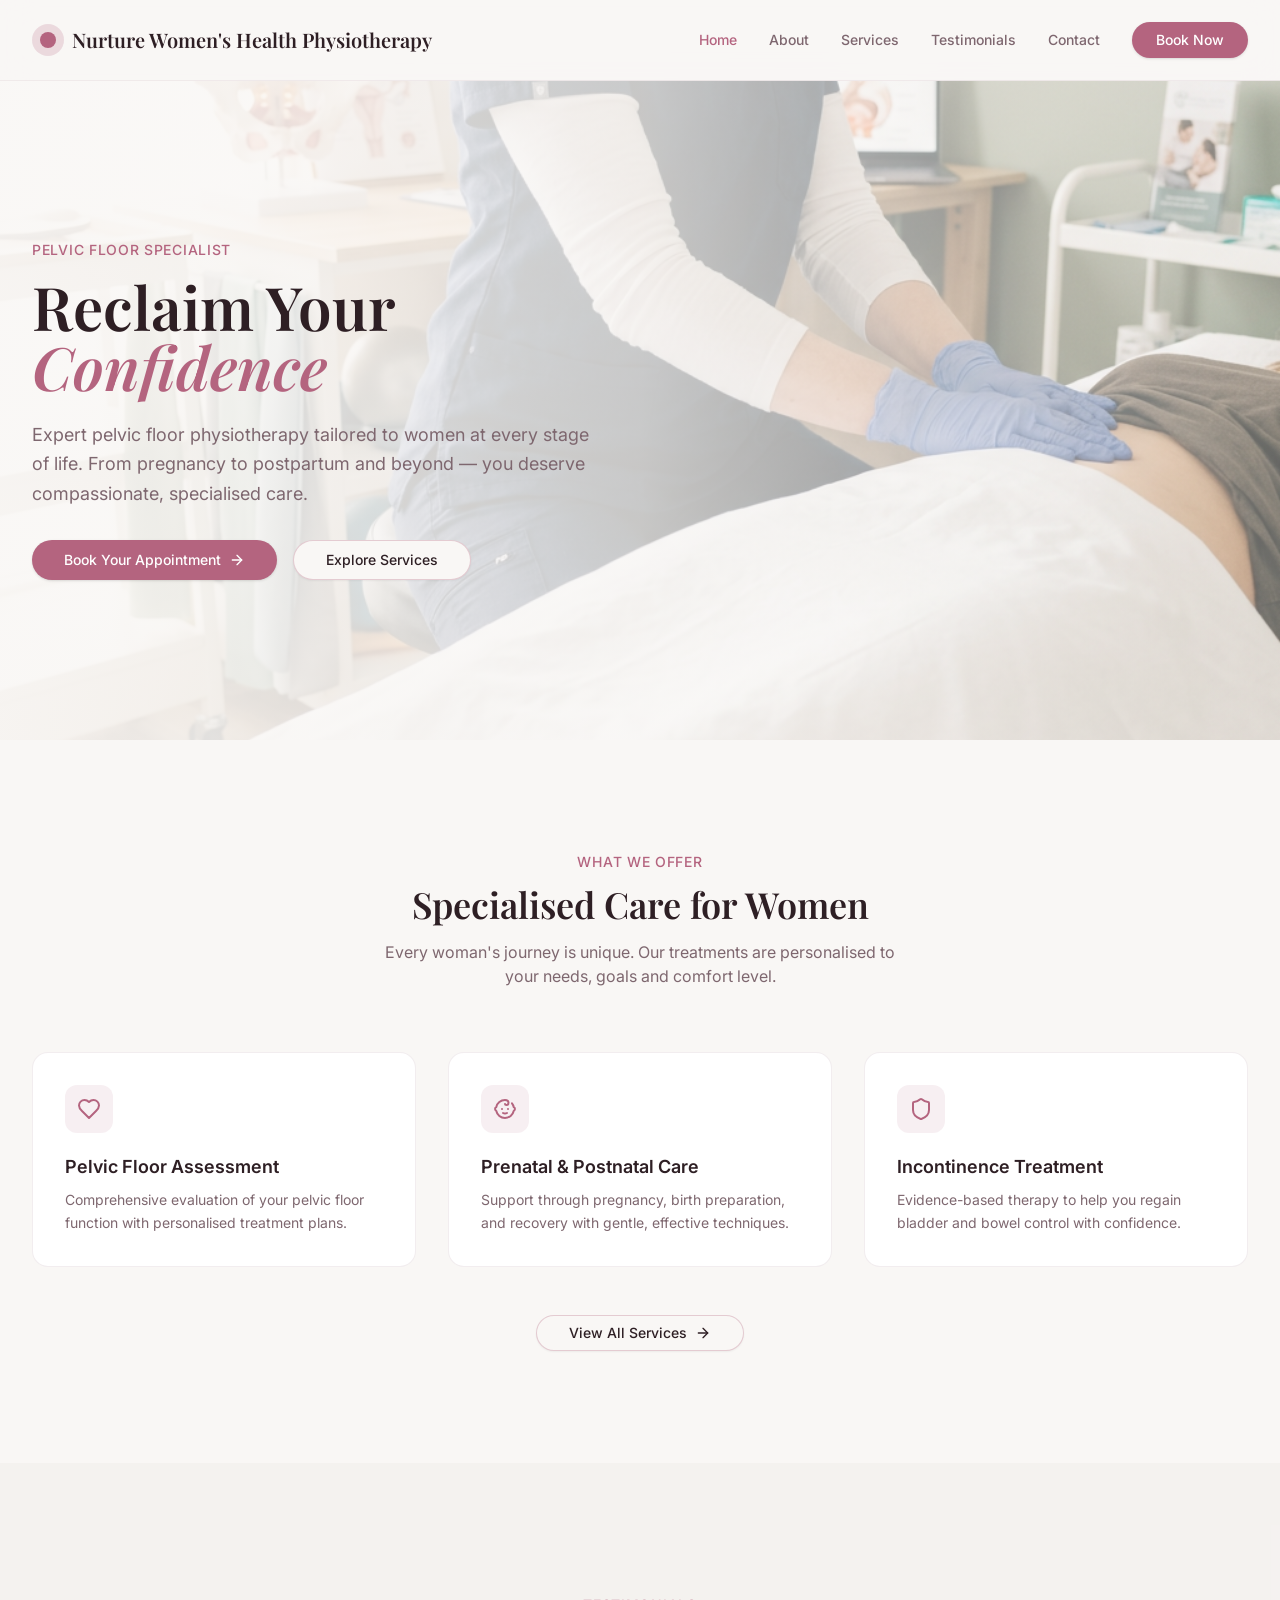
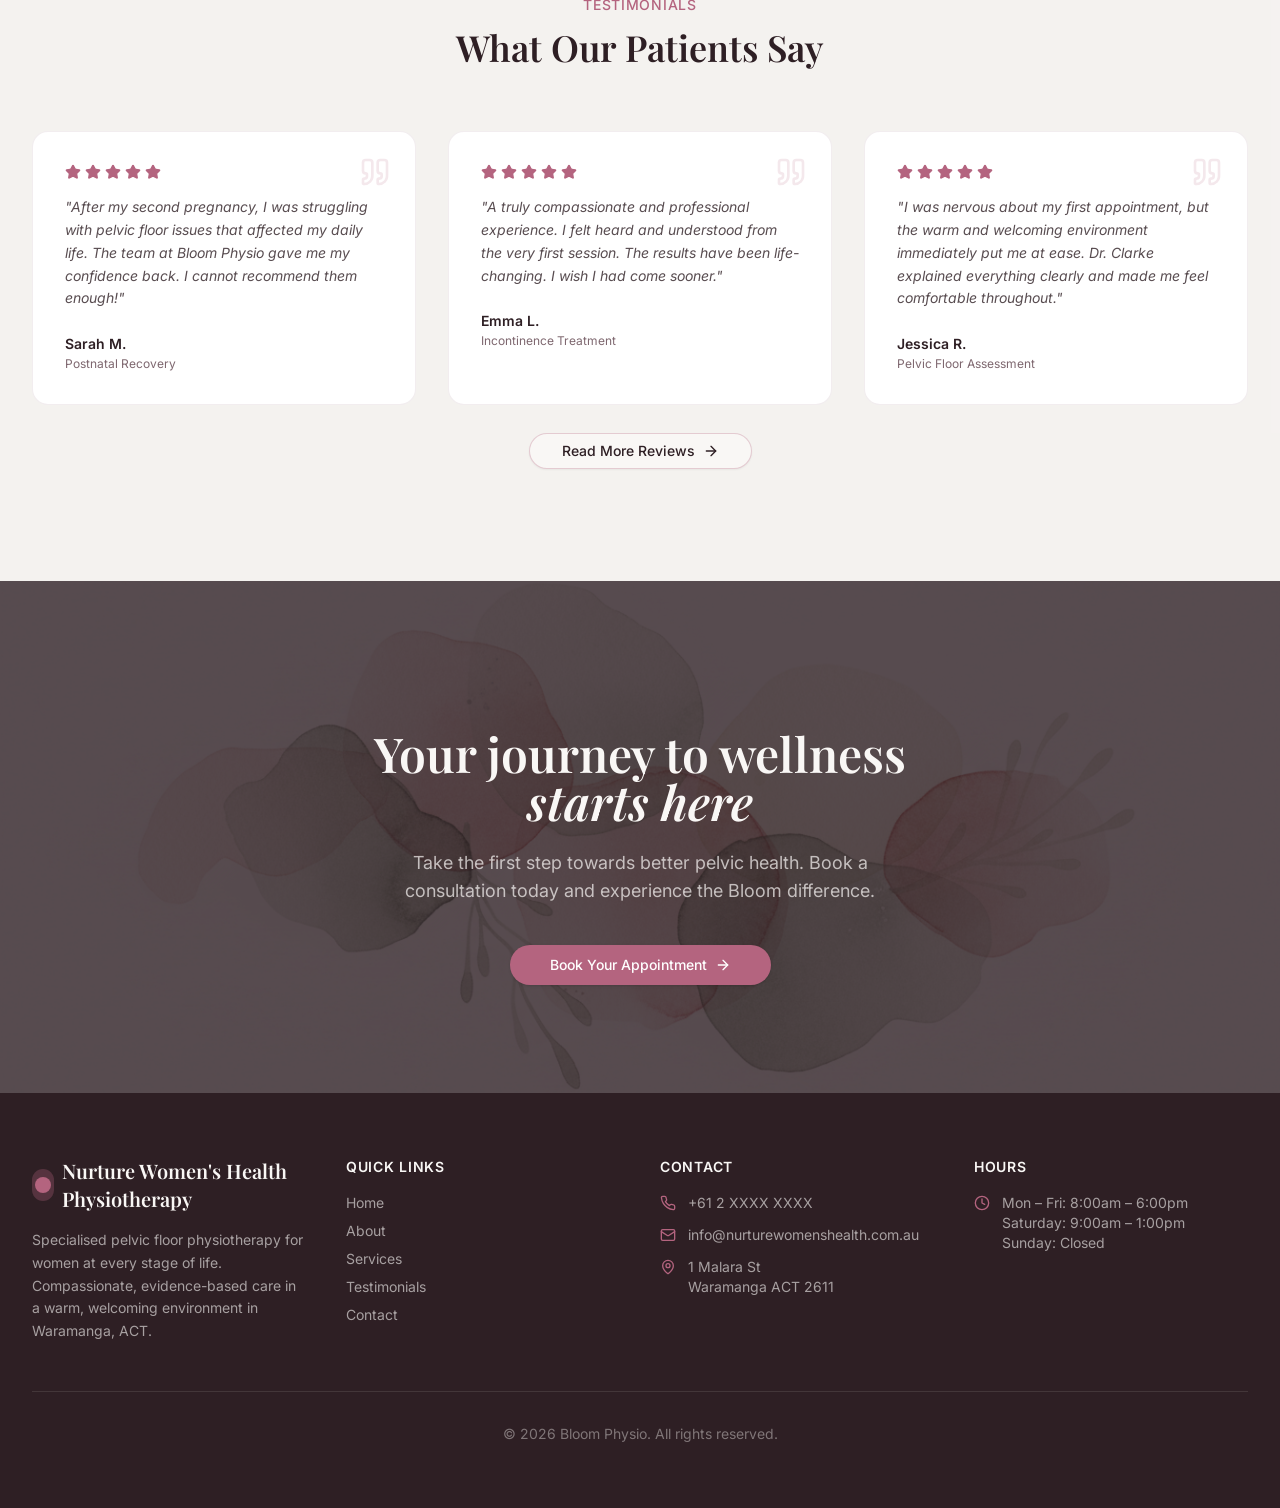
<file: www/index.html>
<html lang="en">

<head>
    <meta charset="utf-8">
    <meta content="width=device-width, initial-scale=1.0" name="viewport">
    <title>
        Nurture Womens Health Physiotherapy
    </title>
    <meta content="Empowering women through specialized pelvic floor rehabilitation and holistic wellness care."
        name="description">
    <meta content="Nurture Womens Health Physiotherapy">
    <meta content="Empowering women through specialized pelvic floor rehabilitation and holistic wellness care.">        
    <meta content="Nurture Womens Health Physiotherapy">
    <meta content="Nurture Womens Health Physiotherapy">
    <meta content="Empowering women through specialized pelvic floor rehabilitation and holistic wellness care." name="twitter:description">    
    <meta content="summary_large_image" name="twitter:card">
    <meta content="https://www.nurturewomenshealth.com.au" name="twitter:url">
    <meta content="yes" name="mobile-web-app-capable">
    <meta content="black" name="apple-mobile-web-app-status-bar-style">
    <meta content="Nurture Womens Health Physiotherapy" name="apple-mobile-web-app-title">
    <link href="assets/css/style.css" rel="stylesheet">
    </script>
</head>

<body>
    <div id="root">
        <div class="min-h-screen flex flex-col">
            <nav class="fixed top-0 left-0 right-0 z-50 bg-background/80 backdrop-blur-lg border-b border-border/50">
                <div class="max-w-7xl mx-auto px-6 lg:px-8">
                    <div class="flex items-center justify-between h-16 lg:h-20">
                        <a class="flex items-center gap-2" href="index.html">
                            <div class="w-8 h-8 rounded-full bg-primary/20 flex items-center justify-center">
                                <div class="w-4 h-4 rounded-full bg-primary">

                                </div>
                            </div>
                            <span class="font-playfair text-xl font-semibold text-foreground">Nurture Women's Health
                                Physiotherapy</span>
                        </a>
                        <div class="hidden lg:flex items-center gap-8"><a
                                class="text-sm font-medium transition-colors hover:text-primary text-primary"
                                href="index.html">Home</a><a
                                class="text-sm font-medium transition-colors hover:text-primary text-muted-foreground"
                                href="About.html">About</a><a
                                class="text-sm font-medium transition-colors hover:text-primary text-muted-foreground"
                                href="Services.html">Services</a><a
                                class="text-sm font-medium transition-colors hover:text-primary text-muted-foreground"
                                href="Testimonials.html">Testimonials</a><a
                                class="text-sm font-medium transition-colors hover:text-primary text-muted-foreground"
                                href="Contact.html">Contact</a><a href="BookAppointment.html"><button
                                    class="inline-flex items-center justify-center gap-2 whitespace-nowrap text-sm font-medium transition-colors focus-visible:outline-none focus-visible:ring-1 focus-visible:ring-ring disabled:pointer-events-none disabled:opacity-50 [&amp;_svg]:pointer-events-none [&amp;_svg]:size-4 [&amp;_svg]:shrink-0 shadow h-9 py-2 bg-primary hover:bg-primary/90 text-primary-foreground rounded-full px-6">Book
                                    Now</button></a></div><button class="lg:hidden p-2 text-foreground"><svg
                                xmlns="http://www.w3.org/2000/svg" width="24" height="24" viewBox="0 0 24 24"
                                fill="none" stroke="currentColor" stroke-width="2" stroke-linecap="round"
                                stroke-linejoin="round" class="lucide lucide-menu w-5 h-5">
                                <line x1="4" x2="20" y1="12" y2="12"></line>
                                <line x1="4" x2="20" y1="6" y2="6"></line>
                                <line x1="4" x2="20" y1="18" y2="18"></line>
                            </svg></button>
                    </div>
                </div>
            </nav>
            <main class="flex-1 pt-16 lg:pt-20">
                <div>
                    <section class="relative overflow-hidden">
                        <div class="absolute inset-0"><img
                                src="assets/img/hero-bg.png"
                                alt="Calming physiotherapy clinic interior" class="w-full h-full object-cover">
                            <div
                                class="absolute inset-0 bg-gradient-to-r from-background/95 via-background/80 to-background/40">
                            </div>
                        </div>
                        <div class="relative max-w-7xl mx-auto px-6 lg:px-8 py-24 lg:py-40">
                            <div class="max-w-xl" style="opacity: 1; transform: none;"><span
                                    class="inline-block text-primary text-sm font-medium tracking-wider uppercase mb-4">Pelvic
                                    Floor Specialist</span>
                                <h1
                                    class="font-playfair text-4xl lg:text-6xl font-semibold text-foreground leading-tight mb-6">
                                    Reclaim Your<span class="text-primary italic"> Confidence</span></h1>
                                <p class="text-muted-foreground text-lg leading-relaxed mb-8">Expert pelvic floor
                                    physiotherapy tailored to women at every stage of life. From pregnancy to postpartum
                                    and beyond — you deserve compassionate, specialised care.</p>
                                <div class="flex flex-col sm:flex-row gap-4"><a href="BookAppointment.html"><button
                                            class="inline-flex items-center justify-center whitespace-nowrap text-sm font-medium transition-colors focus-visible:outline-none focus-visible:ring-1 focus-visible:ring-ring disabled:pointer-events-none disabled:opacity-50 [&amp;_svg]:pointer-events-none [&amp;_svg]:size-4 [&amp;_svg]:shrink-0 shadow h-10 bg-primary hover:bg-primary/90 text-primary-foreground rounded-full px-8 gap-2">Book
                                            Your Appointment<svg xmlns="http://www.w3.org/2000/svg" width="24"
                                                height="24" viewBox="0 0 24 24" fill="none" stroke="currentColor"
                                                stroke-width="2" stroke-linecap="round" stroke-linejoin="round"
                                                class="lucide lucide-arrow-right w-4 h-4">
                                                <path d="M5 12h14"></path>
                                                <path d="m12 5 7 7-7 7"></path>
                                            </svg></button></a><a href="Services.html"><button
                                            class="inline-flex items-center justify-center gap-2 whitespace-nowrap text-sm font-medium transition-colors focus-visible:outline-none focus-visible:ring-1 focus-visible:ring-ring disabled:pointer-events-none disabled:opacity-50 [&amp;_svg]:pointer-events-none [&amp;_svg]:size-4 [&amp;_svg]:shrink-0 border bg-background shadow-sm hover:text-accent-foreground h-10 rounded-full px-8 border-primary/30 text-foreground hover:bg-primary/5">Explore
                                            Services</button></a></div>
                            </div>
                        </div>
                    </section>
                    <section class="py-20 lg:py-28 bg-background">
                        <div class="max-w-7xl mx-auto px-6 lg:px-8">
                            <div class="text-center mb-16" style="opacity: 1; transform: none;"><span
                                    class="text-primary text-sm font-medium tracking-wider uppercase">What We
                                    Offer</span>
                                <h2 class="font-playfair text-3xl lg:text-4xl font-semibold text-foreground mt-3">
                                    Specialised Care for Women</h2>
                                <p class="text-muted-foreground mt-4 max-w-lg mx-auto">Every woman's journey is unique.
                                    Our treatments are personalised to your needs, goals and comfort level.</p>
                            </div>
                            <div class="grid grid-cols-1 md:grid-cols-3 gap-8">
                                <div class="group bg-card rounded-2xl p-8 border border-border/50 hover:border-primary/30 hover:shadow-lg transition-all duration-300"
                                    style="opacity: 1; transform: none;">
                                    <div
                                        class="w-12 h-12 rounded-xl bg-primary/10 flex items-center justify-center mb-5 group-hover:bg-primary/20 transition-colors">
                                        <svg xmlns="http://www.w3.org/2000/svg" width="24" height="24"
                                            viewBox="0 0 24 24" fill="none" stroke="currentColor" stroke-width="2"
                                            stroke-linecap="round" stroke-linejoin="round"
                                            class="lucide lucide-heart w-6 h-6 text-primary">
                                            <path
                                                d="M19 14c1.49-1.46 3-3.21 3-5.5A5.5 5.5 0 0 0 16.5 3c-1.76 0-3 .5-4.5 2-1.5-1.5-2.74-2-4.5-2A5.5 5.5 0 0 0 2 8.5c0 2.3 1.5 4.05 3 5.5l7 7Z">
                                            </path>
                                        </svg></div>
                                    <h3 class="font-semibold text-lg text-foreground mb-2">Pelvic Floor Assessment</h3>
                                    <p class="text-muted-foreground text-sm leading-relaxed">Comprehensive evaluation of
                                        your pelvic floor function with personalised treatment plans.</p>
                                </div>
                                <div class="group bg-card rounded-2xl p-8 border border-border/50 hover:border-primary/30 hover:shadow-lg transition-all duration-300"
                                    style="opacity: 1; transform: none;">
                                    <div
                                        class="w-12 h-12 rounded-xl bg-primary/10 flex items-center justify-center mb-5 group-hover:bg-primary/20 transition-colors">
                                        <svg xmlns="http://www.w3.org/2000/svg" width="24" height="24"
                                            viewBox="0 0 24 24" fill="none" stroke="currentColor" stroke-width="2"
                                            stroke-linecap="round" stroke-linejoin="round"
                                            class="lucide lucide-baby w-6 h-6 text-primary">
                                            <path d="M9 12h.01"></path>
                                            <path d="M15 12h.01"></path>
                                            <path d="M10 16c.5.3 1.2.5 2 .5s1.5-.2 2-.5"></path>
                                            <path
                                                d="M19 6.3a9 9 0 0 1 1.8 3.9 2 2 0 0 1 0 3.6 9 9 0 0 1-17.6 0 2 2 0 0 1 0-3.6A9 9 0 0 1 12 3c2 0 3.5 1.1 3.5 2.5s-.9 2.5-2 2.5c-.8 0-1.5-.4-1.5-1">
                                            </path>
                                        </svg></div>
                                    <h3 class="font-semibold text-lg text-foreground mb-2">Prenatal &amp; Postnatal Care
                                    </h3>
                                    <p class="text-muted-foreground text-sm leading-relaxed">Support through pregnancy,
                                        birth preparation, and recovery with gentle, effective techniques.</p>
                                </div>
                                <div class="group bg-card rounded-2xl p-8 border border-border/50 hover:border-primary/30 hover:shadow-lg transition-all duration-300"
                                    style="opacity: 1; transform: none;">
                                    <div
                                        class="w-12 h-12 rounded-xl bg-primary/10 flex items-center justify-center mb-5 group-hover:bg-primary/20 transition-colors">
                                        <svg xmlns="http://www.w3.org/2000/svg" width="24" height="24"
                                            viewBox="0 0 24 24" fill="none" stroke="currentColor" stroke-width="2"
                                            stroke-linecap="round" stroke-linejoin="round"
                                            class="lucide lucide-shield w-6 h-6 text-primary">
                                            <path
                                                d="M20 13c0 5-3.5 7.5-7.66 8.95a1 1 0 0 1-.67-.01C7.5 20.5 4 18 4 13V6a1 1 0 0 1 1-1c2 0 4.5-1.2 6.24-2.72a1.17 1.17 0 0 1 1.52 0C14.51 3.81 17 5 19 5a1 1 0 0 1 1 1z">
                                            </path>
                                        </svg></div>
                                    <h3 class="font-semibold text-lg text-foreground mb-2">Incontinence Treatment</h3>
                                    <p class="text-muted-foreground text-sm leading-relaxed">Evidence-based therapy to
                                        help you regain bladder and bowel control with confidence.</p>
                                </div>
                            </div>
                            <div class="text-center mt-12"><a href="Services.html"><button
                                        class="inline-flex items-center justify-center whitespace-nowrap text-sm font-medium transition-colors focus-visible:outline-none focus-visible:ring-1 focus-visible:ring-ring disabled:pointer-events-none disabled:opacity-50 [&amp;_svg]:pointer-events-none [&amp;_svg]:size-4 [&amp;_svg]:shrink-0 border bg-background shadow-sm hover:text-accent-foreground h-9 py-2 rounded-full px-8 gap-2 border-primary/30 hover:bg-primary/5">View
                                        All Services<svg xmlns="http://www.w3.org/2000/svg" width="24" height="24"
                                            viewBox="0 0 24 24" fill="none" stroke="currentColor" stroke-width="2"
                                            stroke-linecap="round" stroke-linejoin="round"
                                            class="lucide lucide-arrow-right w-4 h-4">
                                            <path d="M5 12h14"></path>
                                            <path d="m12 5 7 7-7 7"></path>
                                        </svg></button></a></div>
                        </div>
                    </section>
                    <section class="py-20 lg:py-28 bg-muted/50">
                        <div class="max-w-7xl mx-auto px-6 lg:px-8">                            
                            <div class="text-center mb-16" style="opacity: 1; transform: translateY(20px);"><span
                                    class="text-primary text-sm font-medium tracking-wider uppercase">Testimonials</span>
                                <h2 class="font-playfair text-3xl lg:text-4xl font-semibold text-foreground mt-3">What
                                    Our Patients Say</h2>
                            </div>
                            <div class="grid grid-cols-1 md:grid-cols-3 gap-8">
                                <div class="bg-card rounded-2xl p-8 border border-border/50 relative"
                                    style="opacity: 1; transform: translateY(20px);"><svg
                                        xmlns="http://www.w3.org/2000/svg" width="24" height="24" viewBox="0 0 24 24"
                                        fill="none" stroke="currentColor" stroke-width="2" stroke-linecap="round"
                                        stroke-linejoin="round"
                                        class="lucide lucide-quote w-8 h-8 text-primary/15 absolute top-6 right-6">
                                        <path
                                            d="M16 3a2 2 0 0 0-2 2v6a2 2 0 0 0 2 2 1 1 0 0 1 1 1v1a2 2 0 0 1-2 2 1 1 0 0 0-1 1v2a1 1 0 0 0 1 1 6 6 0 0 0 6-6V5a2 2 0 0 0-2-2z">
                                        </path>
                                        <path
                                            d="M5 3a2 2 0 0 0-2 2v6a2 2 0 0 0 2 2 1 1 0 0 1 1 1v1a2 2 0 0 1-2 2 1 1 0 0 0-1 1v2a1 1 0 0 0 1 1 6 6 0 0 0 6-6V5a2 2 0 0 0-2-2z">
                                        </path>
                                    </svg>
                                    <div class="flex gap-1 mb-4"><svg xmlns="http://www.w3.org/2000/svg" width="24"
                                            height="24" viewBox="0 0 24 24" fill="none" stroke="currentColor"
                                            stroke-width="2" stroke-linecap="round" stroke-linejoin="round"
                                            class="lucide lucide-star w-4 h-4 fill-primary text-primary">
                                            <path
                                                d="M11.525 2.295a.53.53 0 0 1 .95 0l2.31 4.679a2.123 2.123 0 0 0 1.595 1.16l5.166.756a.53.53 0 0 1 .294.904l-3.736 3.638a2.123 2.123 0 0 0-.611 1.878l.882 5.14a.53.53 0 0 1-.771.56l-4.618-2.428a2.122 2.122 0 0 0-1.973 0L6.396 21.01a.53.53 0 0 1-.77-.56l.881-5.139a2.122 2.122 0 0 0-.611-1.879L2.16 9.795a.53.53 0 0 1 .294-.906l5.165-.755a2.122 2.122 0 0 0 1.597-1.16z">
                                            </path>
                                        </svg><svg xmlns="http://www.w3.org/2000/svg" width="24" height="24"
                                            viewBox="0 0 24 24" fill="none" stroke="currentColor" stroke-width="2"
                                            stroke-linecap="round" stroke-linejoin="round"
                                            class="lucide lucide-star w-4 h-4 fill-primary text-primary">
                                            <path
                                                d="M11.525 2.295a.53.53 0 0 1 .95 0l2.31 4.679a2.123 2.123 0 0 0 1.595 1.16l5.166.756a.53.53 0 0 1 .294.904l-3.736 3.638a2.123 2.123 0 0 0-.611 1.878l.882 5.14a.53.53 0 0 1-.771.56l-4.618-2.428a2.122 2.122 0 0 0-1.973 0L6.396 21.01a.53.53 0 0 1-.77-.56l.881-5.139a2.122 2.122 0 0 0-.611-1.879L2.16 9.795a.53.53 0 0 1 .294-.906l5.165-.755a2.122 2.122 0 0 0 1.597-1.16z">
                                            </path>
                                        </svg><svg xmlns="http://www.w3.org/2000/svg" width="24" height="24"
                                            viewBox="0 0 24 24" fill="none" stroke="currentColor" stroke-width="2"
                                            stroke-linecap="round" stroke-linejoin="round"
                                            class="lucide lucide-star w-4 h-4 fill-primary text-primary">
                                            <path
                                                d="M11.525 2.295a.53.53 0 0 1 .95 0l2.31 4.679a2.123 2.123 0 0 0 1.595 1.16l5.166.756a.53.53 0 0 1 .294.904l-3.736 3.638a2.123 2.123 0 0 0-.611 1.878l.882 5.14a.53.53 0 0 1-.771.56l-4.618-2.428a2.122 2.122 0 0 0-1.973 0L6.396 21.01a.53.53 0 0 1-.77-.56l.881-5.139a2.122 2.122 0 0 0-.611-1.879L2.16 9.795a.53.53 0 0 1 .294-.906l5.165-.755a2.122 2.122 0 0 0 1.597-1.16z">
                                            </path>
                                        </svg><svg xmlns="http://www.w3.org/2000/svg" width="24" height="24"
                                            viewBox="0 0 24 24" fill="none" stroke="currentColor" stroke-width="2"
                                            stroke-linecap="round" stroke-linejoin="round"
                                            class="lucide lucide-star w-4 h-4 fill-primary text-primary">
                                            <path
                                                d="M11.525 2.295a.53.53 0 0 1 .95 0l2.31 4.679a2.123 2.123 0 0 0 1.595 1.16l5.166.756a.53.53 0 0 1 .294.904l-3.736 3.638a2.123 2.123 0 0 0-.611 1.878l.882 5.14a.53.53 0 0 1-.771.56l-4.618-2.428a2.122 2.122 0 0 0-1.973 0L6.396 21.01a.53.53 0 0 1-.77-.56l.881-5.139a2.122 2.122 0 0 0-.611-1.879L2.16 9.795a.53.53 0 0 1 .294-.906l5.165-.755a2.122 2.122 0 0 0 1.597-1.16z">
                                            </path>
                                        </svg><svg xmlns="http://www.w3.org/2000/svg" width="24" height="24"
                                            viewBox="0 0 24 24" fill="none" stroke="currentColor" stroke-width="2"
                                            stroke-linecap="round" stroke-linejoin="round"
                                            class="lucide lucide-star w-4 h-4 fill-primary text-primary">
                                            <path
                                                d="M11.525 2.295a.53.53 0 0 1 .95 0l2.31 4.679a2.123 2.123 0 0 0 1.595 1.16l5.166.756a.53.53 0 0 1 .294.904l-3.736 3.638a2.123 2.123 0 0 0-.611 1.878l.882 5.14a.53.53 0 0 1-.771.56l-4.618-2.428a2.122 2.122 0 0 0-1.973 0L6.396 21.01a.53.53 0 0 1-.77-.56l.881-5.139a2.122 2.122 0 0 0-.611-1.879L2.16 9.795a.53.53 0 0 1 .294-.906l5.165-.755a2.122 2.122 0 0 0 1.597-1.16z">
                                            </path>
                                        </svg></div>
                                    <p class="text-foreground/80 text-sm leading-relaxed mb-6 italic">"After my second
                                        pregnancy, I was struggling with pelvic floor issues that affected my daily
                                        life. The team at Bloom Physio gave me my confidence back. I cannot recommend
                                        them enough!"</p>
                                    <div>
                                        <p class="font-semibold text-sm text-foreground">Sarah M.</p>
                                        <p class="text-xs text-muted-foreground mt-0.5">Postnatal Recovery</p>
                                    </div>
                                </div>
                                <div class="bg-card rounded-2xl p-8 border border-border/50 relative"
                                    style="opacity: 1; transform: translateY(20px);"><svg
                                        xmlns="http://www.w3.org/2000/svg" width="24" height="24" viewBox="0 0 24 24"
                                        fill="none" stroke="currentColor" stroke-width="2" stroke-linecap="round"
                                        stroke-linejoin="round"
                                        class="lucide lucide-quote w-8 h-8 text-primary/15 absolute top-6 right-6">
                                        <path
                                            d="M16 3a2 2 0 0 0-2 2v6a2 2 0 0 0 2 2 1 1 0 0 1 1 1v1a2 2 0 0 1-2 2 1 1 0 0 0-1 1v2a1 1 0 0 0 1 1 6 6 0 0 0 6-6V5a2 2 0 0 0-2-2z">
                                        </path>
                                        <path
                                            d="M5 3a2 2 0 0 0-2 2v6a2 2 0 0 0 2 2 1 1 0 0 1 1 1v1a2 2 0 0 1-2 2 1 1 0 0 0-1 1v2a1 1 0 0 0 1 1 6 6 0 0 0 6-6V5a2 2 0 0 0-2-2z">
                                        </path>
                                    </svg>
                                    <div class="flex gap-1 mb-4"><svg xmlns="http://www.w3.org/2000/svg" width="24"
                                            height="24" viewBox="0 0 24 24" fill="none" stroke="currentColor"
                                            stroke-width="2" stroke-linecap="round" stroke-linejoin="round"
                                            class="lucide lucide-star w-4 h-4 fill-primary text-primary">
                                            <path
                                                d="M11.525 2.295a.53.53 0 0 1 .95 0l2.31 4.679a2.123 2.123 0 0 0 1.595 1.16l5.166.756a.53.53 0 0 1 .294.904l-3.736 3.638a2.123 2.123 0 0 0-.611 1.878l.882 5.14a.53.53 0 0 1-.771.56l-4.618-2.428a2.122 2.122 0 0 0-1.973 0L6.396 21.01a.53.53 0 0 1-.77-.56l.881-5.139a2.122 2.122 0 0 0-.611-1.879L2.16 9.795a.53.53 0 0 1 .294-.906l5.165-.755a2.122 2.122 0 0 0 1.597-1.16z">
                                            </path>
                                        </svg><svg xmlns="http://www.w3.org/2000/svg" width="24" height="24"
                                            viewBox="0 0 24 24" fill="none" stroke="currentColor" stroke-width="2"
                                            stroke-linecap="round" stroke-linejoin="round"
                                            class="lucide lucide-star w-4 h-4 fill-primary text-primary">
                                            <path
                                                d="M11.525 2.295a.53.53 0 0 1 .95 0l2.31 4.679a2.123 2.123 0 0 0 1.595 1.16l5.166.756a.53.53 0 0 1 .294.904l-3.736 3.638a2.123 2.123 0 0 0-.611 1.878l.882 5.14a.53.53 0 0 1-.771.56l-4.618-2.428a2.122 2.122 0 0 0-1.973 0L6.396 21.01a.53.53 0 0 1-.77-.56l.881-5.139a2.122 2.122 0 0 0-.611-1.879L2.16 9.795a.53.53 0 0 1 .294-.906l5.165-.755a2.122 2.122 0 0 0 1.597-1.16z">
                                            </path>
                                        </svg><svg xmlns="http://www.w3.org/2000/svg" width="24" height="24"
                                            viewBox="0 0 24 24" fill="none" stroke="currentColor" stroke-width="2"
                                            stroke-linecap="round" stroke-linejoin="round"
                                            class="lucide lucide-star w-4 h-4 fill-primary text-primary">
                                            <path
                                                d="M11.525 2.295a.53.53 0 0 1 .95 0l2.31 4.679a2.123 2.123 0 0 0 1.595 1.16l5.166.756a.53.53 0 0 1 .294.904l-3.736 3.638a2.123 2.123 0 0 0-.611 1.878l.882 5.14a.53.53 0 0 1-.771.56l-4.618-2.428a2.122 2.122 0 0 0-1.973 0L6.396 21.01a.53.53 0 0 1-.77-.56l.881-5.139a2.122 2.122 0 0 0-.611-1.879L2.16 9.795a.53.53 0 0 1 .294-.906l5.165-.755a2.122 2.122 0 0 0 1.597-1.16z">
                                            </path>
                                        </svg><svg xmlns="http://www.w3.org/2000/svg" width="24" height="24"
                                            viewBox="0 0 24 24" fill="none" stroke="currentColor" stroke-width="2"
                                            stroke-linecap="round" stroke-linejoin="round"
                                            class="lucide lucide-star w-4 h-4 fill-primary text-primary">
                                            <path
                                                d="M11.525 2.295a.53.53 0 0 1 .95 0l2.31 4.679a2.123 2.123 0 0 0 1.595 1.16l5.166.756a.53.53 0 0 1 .294.904l-3.736 3.638a2.123 2.123 0 0 0-.611 1.878l.882 5.14a.53.53 0 0 1-.771.56l-4.618-2.428a2.122 2.122 0 0 0-1.973 0L6.396 21.01a.53.53 0 0 1-.77-.56l.881-5.139a2.122 2.122 0 0 0-.611-1.879L2.16 9.795a.53.53 0 0 1 .294-.906l5.165-.755a2.122 2.122 0 0 0 1.597-1.16z">
                                            </path>
                                        </svg><svg xmlns="http://www.w3.org/2000/svg" width="24" height="24"
                                            viewBox="0 0 24 24" fill="none" stroke="currentColor" stroke-width="2"
                                            stroke-linecap="round" stroke-linejoin="round"
                                            class="lucide lucide-star w-4 h-4 fill-primary text-primary">
                                            <path
                                                d="M11.525 2.295a.53.53 0 0 1 .95 0l2.31 4.679a2.123 2.123 0 0 0 1.595 1.16l5.166.756a.53.53 0 0 1 .294.904l-3.736 3.638a2.123 2.123 0 0 0-.611 1.878l.882 5.14a.53.53 0 0 1-.771.56l-4.618-2.428a2.122 2.122 0 0 0-1.973 0L6.396 21.01a.53.53 0 0 1-.77-.56l.881-5.139a2.122 2.122 0 0 0-.611-1.879L2.16 9.795a.53.53 0 0 1 .294-.906l5.165-.755a2.122 2.122 0 0 0 1.597-1.16z">
                                            </path>
                                        </svg></div>
                                    <p class="text-foreground/80 text-sm leading-relaxed mb-6 italic">"A truly
                                        compassionate and professional experience. I felt heard and understood from the
                                        very first session. The results have been life-changing. I wish I had come
                                        sooner."</p>
                                    <div>
                                        <p class="font-semibold text-sm text-foreground">Emma L.</p>
                                        <p class="text-xs text-muted-foreground mt-0.5">Incontinence Treatment</p>
                                    </div>
                                </div>
                                <div class="bg-card rounded-2xl p-8 border border-border/50 relative"
                                    style="opacity: 1; transform: translateY(20px);"><svg
                                        xmlns="http://www.w3.org/2000/svg" width="24" height="24" viewBox="0 0 24 24"
                                        fill="none" stroke="currentColor" stroke-width="2" stroke-linecap="round"
                                        stroke-linejoin="round"
                                        class="lucide lucide-quote w-8 h-8 text-primary/15 absolute top-6 right-6">
                                        <path
                                            d="M16 3a2 2 0 0 0-2 2v6a2 2 0 0 0 2 2 1 1 0 0 1 1 1v1a2 2 0 0 1-2 2 1 1 0 0 0-1 1v2a1 1 0 0 0 1 1 6 6 0 0 0 6-6V5a2 2 0 0 0-2-2z">
                                        </path>
                                        <path
                                            d="M5 3a2 2 0 0 0-2 2v6a2 2 0 0 0 2 2 1 1 0 0 1 1 1v1a2 2 0 0 1-2 2 1 1 0 0 0-1 1v2a1 1 0 0 0 1 1 6 6 0 0 0 6-6V5a2 2 0 0 0-2-2z">
                                        </path>
                                    </svg>
                                    <div class="flex gap-1 mb-4"><svg xmlns="http://www.w3.org/2000/svg" width="24"
                                            height="24" viewBox="0 0 24 24" fill="none" stroke="currentColor"
                                            stroke-width="2" stroke-linecap="round" stroke-linejoin="round"
                                            class="lucide lucide-star w-4 h-4 fill-primary text-primary">
                                            <path
                                                d="M11.525 2.295a.53.53 0 0 1 .95 0l2.31 4.679a2.123 2.123 0 0 0 1.595 1.16l5.166.756a.53.53 0 0 1 .294.904l-3.736 3.638a2.123 2.123 0 0 0-.611 1.878l.882 5.14a.53.53 0 0 1-.771.56l-4.618-2.428a2.122 2.122 0 0 0-1.973 0L6.396 21.01a.53.53 0 0 1-.77-.56l.881-5.139a2.122 2.122 0 0 0-.611-1.879L2.16 9.795a.53.53 0 0 1 .294-.906l5.165-.755a2.122 2.122 0 0 0 1.597-1.16z">
                                            </path>
                                        </svg><svg xmlns="http://www.w3.org/2000/svg" width="24" height="24"
                                            viewBox="0 0 24 24" fill="none" stroke="currentColor" stroke-width="2"
                                            stroke-linecap="round" stroke-linejoin="round"
                                            class="lucide lucide-star w-4 h-4 fill-primary text-primary">
                                            <path
                                                d="M11.525 2.295a.53.53 0 0 1 .95 0l2.31 4.679a2.123 2.123 0 0 0 1.595 1.16l5.166.756a.53.53 0 0 1 .294.904l-3.736 3.638a2.123 2.123 0 0 0-.611 1.878l.882 5.14a.53.53 0 0 1-.771.56l-4.618-2.428a2.122 2.122 0 0 0-1.973 0L6.396 21.01a.53.53 0 0 1-.77-.56l.881-5.139a2.122 2.122 0 0 0-.611-1.879L2.16 9.795a.53.53 0 0 1 .294-.906l5.165-.755a2.122 2.122 0 0 0 1.597-1.16z">
                                            </path>
                                        </svg><svg xmlns="http://www.w3.org/2000/svg" width="24" height="24"
                                            viewBox="0 0 24 24" fill="none" stroke="currentColor" stroke-width="2"
                                            stroke-linecap="round" stroke-linejoin="round"
                                            class="lucide lucide-star w-4 h-4 fill-primary text-primary">
                                            <path
                                                d="M11.525 2.295a.53.53 0 0 1 .95 0l2.31 4.679a2.123 2.123 0 0 0 1.595 1.16l5.166.756a.53.53 0 0 1 .294.904l-3.736 3.638a2.123 2.123 0 0 0-.611 1.878l.882 5.14a.53.53 0 0 1-.771.56l-4.618-2.428a2.122 2.122 0 0 0-1.973 0L6.396 21.01a.53.53 0 0 1-.77-.56l.881-5.139a2.122 2.122 0 0 0-.611-1.879L2.16 9.795a.53.53 0 0 1 .294-.906l5.165-.755a2.122 2.122 0 0 0 1.597-1.16z">
                                            </path>
                                        </svg><svg xmlns="http://www.w3.org/2000/svg" width="24" height="24"
                                            viewBox="0 0 24 24" fill="none" stroke="currentColor" stroke-width="2"
                                            stroke-linecap="round" stroke-linejoin="round"
                                            class="lucide lucide-star w-4 h-4 fill-primary text-primary">
                                            <path
                                                d="M11.525 2.295a.53.53 0 0 1 .95 0l2.31 4.679a2.123 2.123 0 0 0 1.595 1.16l5.166.756a.53.53 0 0 1 .294.904l-3.736 3.638a2.123 2.123 0 0 0-.611 1.878l.882 5.14a.53.53 0 0 1-.771.56l-4.618-2.428a2.122 2.122 0 0 0-1.973 0L6.396 21.01a.53.53 0 0 1-.77-.56l.881-5.139a2.122 2.122 0 0 0-.611-1.879L2.16 9.795a.53.53 0 0 1 .294-.906l5.165-.755a2.122 2.122 0 0 0 1.597-1.16z">
                                            </path>
                                        </svg><svg xmlns="http://www.w3.org/2000/svg" width="24" height="24"
                                            viewBox="0 0 24 24" fill="none" stroke="currentColor" stroke-width="2"
                                            stroke-linecap="round" stroke-linejoin="round"
                                            class="lucide lucide-star w-4 h-4 fill-primary text-primary">
                                            <path
                                                d="M11.525 2.295a.53.53 0 0 1 .95 0l2.31 4.679a2.123 2.123 0 0 0 1.595 1.16l5.166.756a.53.53 0 0 1 .294.904l-3.736 3.638a2.123 2.123 0 0 0-.611 1.878l.882 5.14a.53.53 0 0 1-.771.56l-4.618-2.428a2.122 2.122 0 0 0-1.973 0L6.396 21.01a.53.53 0 0 1-.77-.56l.881-5.139a2.122 2.122 0 0 0-.611-1.879L2.16 9.795a.53.53 0 0 1 .294-.906l5.165-.755a2.122 2.122 0 0 0 1.597-1.16z">
                                            </path>
                                        </svg></div>
                                    <p class="text-foreground/80 text-sm leading-relaxed mb-6 italic">"I was nervous
                                        about my first appointment, but the warm and welcoming environment immediately
                                        put me at ease. Dr. Clarke explained everything clearly and made me feel
                                        comfortable throughout."</p>
                                    <div>
                                        <p class="font-semibold text-sm text-foreground">Jessica R.</p>
                                        <p class="text-xs text-muted-foreground mt-0.5">Pelvic Floor Assessment</p>
                                    </div>
                                </div>
                            </div>
                            <div class="text-center mt-12"><a href="Testimonials.html"><button
                                        class="inline-flex items-center justify-center whitespace-nowrap text-sm font-medium transition-colors focus-visible:outline-none focus-visible:ring-1 focus-visible:ring-ring disabled:pointer-events-none disabled:opacity-50 [&amp;_svg]:pointer-events-none [&amp;_svg]:size-4 [&amp;_svg]:shrink-0 border bg-background shadow-sm hover:text-accent-foreground h-9 py-2 rounded-full px-8 gap-2 border-primary/30 hover:bg-primary/5">Read
                                        More Reviews<svg xmlns="http://www.w3.org/2000/svg" width="24" height="24"
                                            viewBox="0 0 24 24" fill="none" stroke="currentColor" stroke-width="2"
                                            stroke-linecap="round" stroke-linejoin="round"
                                            class="lucide lucide-arrow-right w-4 h-4">
                                            <path d="M5 12h14"></path>
                                            <path d="m12 5 7 7-7 7"></path>
                                        </svg></button></a></div>
                        </div>
                    </section>
                    <section class="relative py-24 lg:py-32 overflow-hidden">
                        <div class="absolute inset-0"><img
                                src="assets/img/hero-bg-2.png"
                                alt="" class="w-full h-full object-cover">
                            <div class="absolute inset-0 bg-foreground/80"></div>
                        </div>
                        <div class="relative max-w-3xl mx-auto px-6 lg:px-8 text-center">
                            <div style="opacity: 1; transform: translateY(20px);">
                                <h2
                                    class="font-playfair text-3xl lg:text-5xl font-semibold text-background leading-tight mb-6">
                                    Your journey to wellness <br class="hidden lg:block"><span class="italic">starts
                                        here</span></h2>
                                <p class="text-background/70 text-lg mb-10 max-w-lg mx-auto">Take the first step towards
                                    better pelvic health. Book a consultation today and experience the Bloom difference.
                                </p><a href="BookAppointment.html"><button
                                        class="inline-flex items-center justify-center whitespace-nowrap text-sm font-medium transition-colors focus-visible:outline-none focus-visible:ring-1 focus-visible:ring-ring disabled:pointer-events-none disabled:opacity-50 [&amp;_svg]:pointer-events-none [&amp;_svg]:size-4 [&amp;_svg]:shrink-0 shadow h-10 bg-primary hover:bg-primary/90 text-primary-foreground rounded-full px-10 gap-2">Book
                                        Your Appointment<svg xmlns="http://www.w3.org/2000/svg" width="24" height="24"
                                            viewBox="0 0 24 24" fill="none" stroke="currentColor" stroke-width="2"
                                            stroke-linecap="round" stroke-linejoin="round"
                                            class="lucide lucide-arrow-right w-4 h-4">
                                            <path d="M5 12h14"></path>
                                            <path d="m12 5 7 7-7 7"></path>
                                        </svg></button></a>
                            </div>
                        </div>
                    </section>
                </div>
            </main>
            <footer class="bg-foreground text-background">
                <div class="max-w-7xl mx-auto px-6 lg:px-8 py-16">
                    <div class="grid grid-cols-1 md:grid-cols-2 lg:grid-cols-4 gap-10">
                        <div>
                            <div class="flex items-center gap-2 mb-4">
                                <div class="w-8 h-8 rounded-full bg-primary/30 flex items-center justify-center">
                                    <div class="w-4 h-4 rounded-full bg-primary"></div>
                                </div><span class="font-playfair text-xl font-semibold">Nurture Women's Health
                                    Physiotherapy</span>
                            </div>
                            <p class="text-background/60 text-sm leading-relaxed">Specialised pelvic floor physiotherapy
                                for women at every stage of life. Compassionate, evidence-based care in a warm,
                                welcoming environment in Waramanga, ACT.</p>
                        </div>
                        <div>
                            <h4 class="font-semibold mb-4 text-sm uppercase tracking-wider">Quick Links</h4>
                            <div class="space-y-2"><a
                                    class="block text-sm text-background/60 hover:text-primary transition-colors"
                                    href="index.html">Home</a><a
                                    class="block text-sm text-background/60 hover:text-primary transition-colors"
                                    href="About.html">About</a><a
                                    class="block text-sm text-background/60 hover:text-primary transition-colors"
                                    href="Services.html">Services</a><a
                                    class="block text-sm text-background/60 hover:text-primary transition-colors"
                                    href="Testimonials.html">Testimonials</a><a
                                    class="block text-sm text-background/60 hover:text-primary transition-colors"
                                    href="Contact.html">Contact</a></div>
                        </div>
                        <div>
                            <h4 class="font-semibold mb-4 text-sm uppercase tracking-wider">Contact</h4>
                            <div class="space-y-3">
                                <div class="flex items-start gap-3"><svg xmlns="http://www.w3.org/2000/svg" width="24"
                                        height="24" viewBox="0 0 24 24" fill="none" stroke="currentColor"
                                        stroke-width="2" stroke-linecap="round" stroke-linejoin="round"
                                        class="lucide lucide-phone w-4 h-4 text-primary mt-0.5">
                                        <path
                                            d="M22 16.92v3a2 2 0 0 1-2.18 2 19.79 19.79 0 0 1-8.63-3.07 19.5 19.5 0 0 1-6-6 19.79 19.79 0 0 1-3.07-8.67A2 2 0 0 1 4.11 2h3a2 2 0 0 1 2 1.72 12.84 12.84 0 0 0 .7 2.81 2 2 0 0 1-.45 2.11L8.09 9.91a16 16 0 0 0 6 6l1.27-1.27a2 2 0 0 1 2.11-.45 12.84 12.84 0 0 0 2.81.7A2 2 0 0 1 22 16.92z">
                                        </path>
                                    </svg><span class="text-sm text-background/60">+61 2 XXXX XXXX</span></div>
                                <div class="flex items-start gap-3"><svg xmlns="http://www.w3.org/2000/svg" width="24"
                                        height="24" viewBox="0 0 24 24" fill="none" stroke="currentColor"
                                        stroke-width="2" stroke-linecap="round" stroke-linejoin="round"
                                        class="lucide lucide-mail w-4 h-4 text-primary mt-0.5">
                                        <rect width="20" height="16" x="2" y="4" rx="2"></rect>
                                        <path d="m22 7-8.97 5.7a1.94 1.94 0 0 1-2.06 0L2 7"></path>
                                    </svg><span
                                        class="text-sm text-background/60">info@nurturewomenshealth.com.au</span></div>
                                <div class="flex items-start gap-3"><svg xmlns="http://www.w3.org/2000/svg" width="24"
                                        height="24" viewBox="0 0 24 24" fill="none" stroke="currentColor"
                                        stroke-width="2" stroke-linecap="round" stroke-linejoin="round"
                                        class="lucide lucide-map-pin w-4 h-4 text-primary mt-0.5">
                                        <path
                                            d="M20 10c0 4.993-5.539 10.193-7.399 11.799a1 1 0 0 1-1.202 0C9.539 20.193 4 14.993 4 10a8 8 0 0 1 16 0">
                                        </path>
                                        <circle cx="12" cy="10" r="3"></circle>
                                    </svg><span class="text-sm text-background/60">1 Malara St<br>Waramanga ACT
                                        2611</span></div>
                            </div>
                        </div>
                        <div>
                            <h4 class="font-semibold mb-4 text-sm uppercase tracking-wider">Hours</h4>
                            <div class="space-y-2">
                                <div class="flex items-start gap-3"><svg xmlns="http://www.w3.org/2000/svg" width="24"
                                        height="24" viewBox="0 0 24 24" fill="none" stroke="currentColor"
                                        stroke-width="2" stroke-linecap="round" stroke-linejoin="round"
                                        class="lucide lucide-clock w-4 h-4 text-primary mt-0.5">
                                        <circle cx="12" cy="12" r="10"></circle>
                                        <polyline points="12 6 12 12 16 14"></polyline>
                                    </svg>
                                    <div class="text-sm text-background/60">
                                        <p>Mon – Fri: 8:00am – 6:00pm</p>
                                        <p>Saturday: 9:00am – 1:00pm</p>
                                        <p>Sunday: Closed</p>
                                    </div>
                                </div>
                            </div>
                        </div>
                    </div>
                    <div class="border-t border-background/10 mt-12 pt-8 text-center">
                        <p class="text-sm text-background/40">© 2026 Bloom Physio. All rights reserved.</p>
                    </div>
                </div>
            </footer>
        </div>
        <div
            class="fixed top-0 z-[100] flex max-h-screen w-full flex-col-reverse p-4 sm:bottom-0 sm:right-0 sm:top-auto sm:flex-col md:max-w-[420px]">
            <div
                class="fixed top-0 z-[100] flex max-h-screen w-full flex-col-reverse p-4 sm:bottom-0 sm:right-0 sm:top-auto sm:flex-col md:max-w-[420px]">
            </div>
        </div>
    </div>
</body>

</html>
</file>
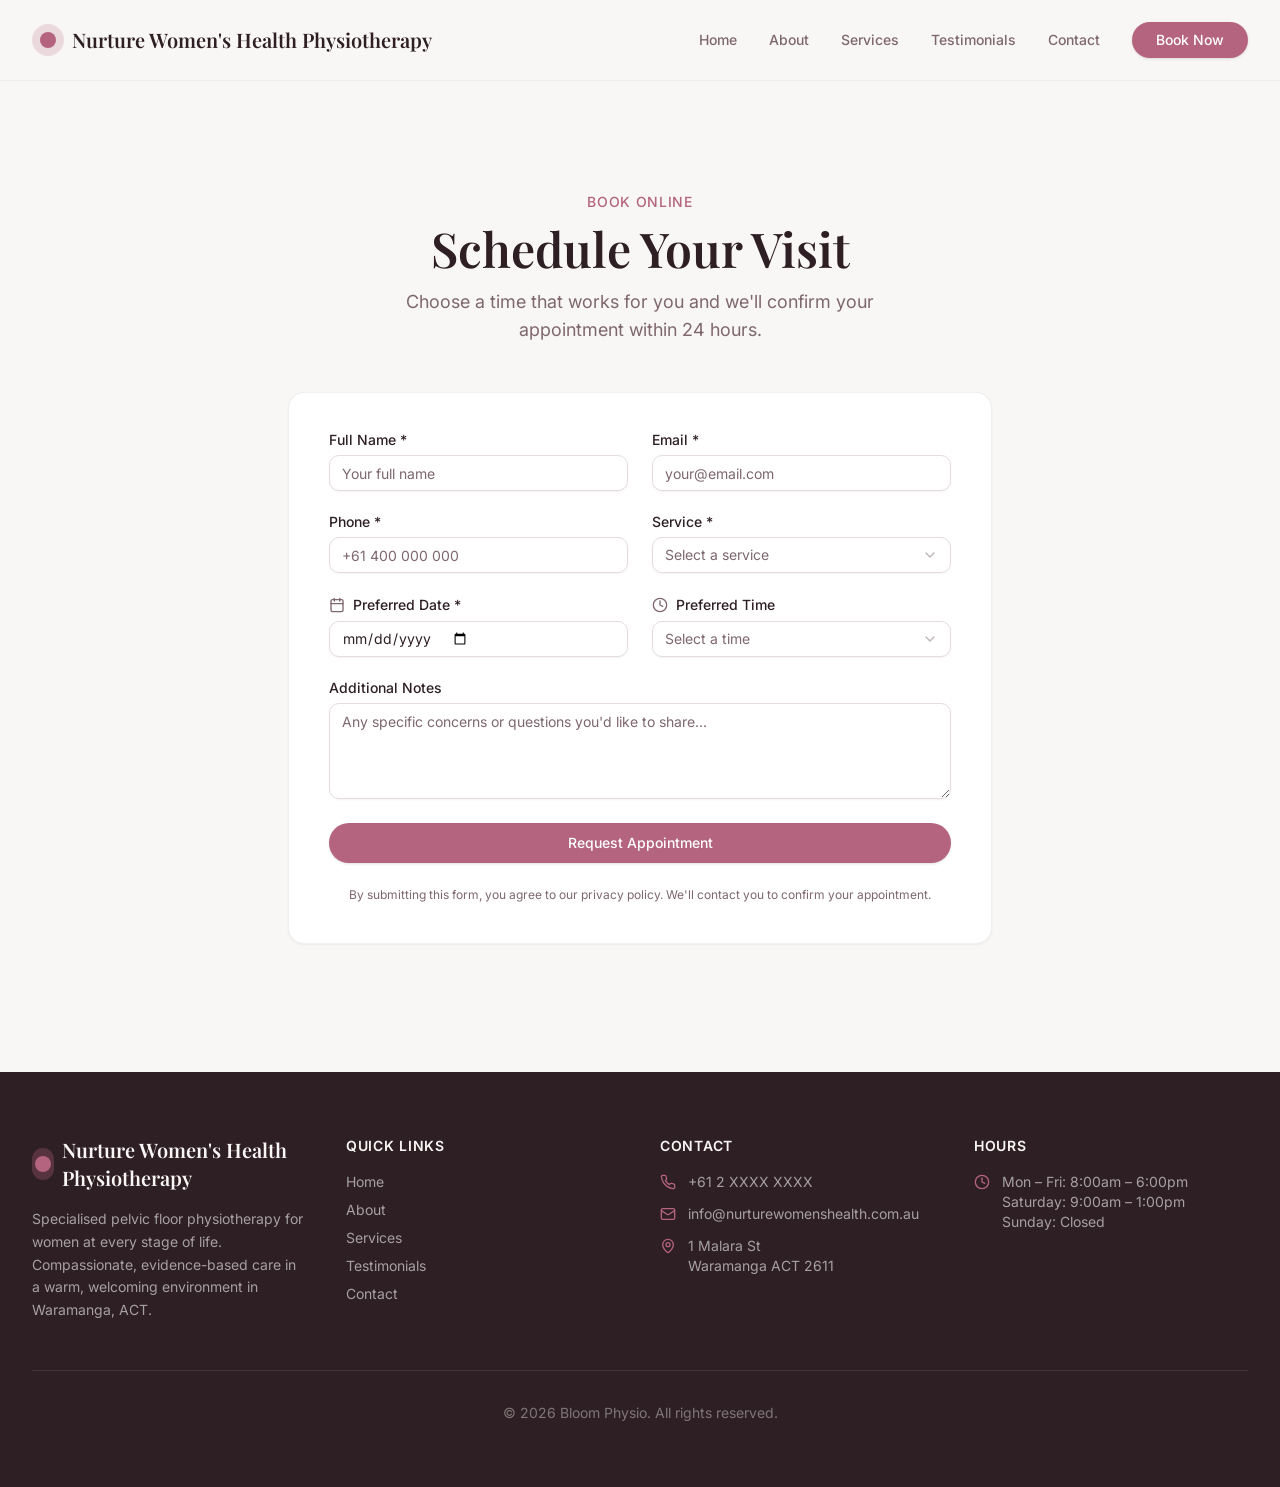
<file: www/BookAppointment.html>
<html lang="en">

<head>
    <meta charset="utf-8">    
    <title>
        BookAppointment | Nurture Womens Health Physiotherapy
    </title>
    <meta content="Empowering women through specialized pelvic floor rehabilitation and holistic wellness care."
        name="description">
    <meta content="Empowering women through specialized pelvic floor rehabilitation and holistic wellness care."
        name="description">
    <meta content="Nurture Womens Health Physiotherapy">
    <meta content="Empowering women through specialized pelvic floor rehabilitation and holistic wellness care.">        
    <meta content="Nurture Womens Health Physiotherapy">
    <meta content="Nurture Womens Health Physiotherapy">
    <meta content="Empowering women through specialized pelvic floor rehabilitation and holistic wellness care." name="twitter:description">    
    <meta content="summary_large_image" name="twitter:card">
    <meta content="https://www.nurturewomenshealth.com.au" name="twitter:url">
    <meta content="yes" name="mobile-web-app-capable">
    <meta content="black" name="apple-mobile-web-app-status-bar-style">
    <meta content="Nurture Womens Health Physiotherapy" name="apple-mobile-web-app-title">
    <link href="assets/css/style.css" rel="stylesheet">
</head>

<body>
    <div id="root">
        <div class="min-h-screen flex flex-col">
            <nav class="fixed top-0 left-0 right-0 z-50 bg-background/80 backdrop-blur-lg border-b border-border/50">
                <div class="max-w-7xl mx-auto px-6 lg:px-8">
                    <div class="flex items-center justify-between h-16 lg:h-20"><a class="flex items-center gap-2"
                            href="index.html">
                            <div class="w-8 h-8 rounded-full bg-primary/20 flex items-center justify-center">
                                <div class="w-4 h-4 rounded-full bg-primary"></div>
                            </div><span class="font-playfair text-xl font-semibold text-foreground">Nurture Women's
                                Health Physiotherapy</span>
                        </a>
                        <div class="hidden lg:flex items-center gap-8"><a
                                class="text-sm font-medium transition-colors hover:text-primary text-muted-foreground"
                                href="index.html">Home</a><a
                                class="text-sm font-medium transition-colors hover:text-primary text-muted-foreground"
                                href="About.html">About</a><a
                                class="text-sm font-medium transition-colors hover:text-primary text-muted-foreground"
                                href="Services.html">Services</a><a
                                class="text-sm font-medium transition-colors hover:text-primary text-muted-foreground"
                                href="Testimonials.html">Testimonials</a><a
                                class="text-sm font-medium transition-colors hover:text-primary text-muted-foreground"
                                href="Contact.html">Contact</a><a href="BookAppointment.html"><button
                                    class="inline-flex items-center justify-center gap-2 whitespace-nowrap text-sm font-medium transition-colors focus-visible:outline-none focus-visible:ring-1 focus-visible:ring-ring disabled:pointer-events-none disabled:opacity-50 [&amp;_svg]:pointer-events-none [&amp;_svg]:size-4 [&amp;_svg]:shrink-0 shadow h-9 py-2 bg-primary hover:bg-primary/90 text-primary-foreground rounded-full px-6">Book
                                    Now</button></a></div><button class="lg:hidden p-2 text-foreground"><svg
                                xmlns="http://www.w3.org/2000/svg" width="24" height="24" viewBox="0 0 24 24"
                                fill="none" stroke="currentColor" stroke-width="2" stroke-linecap="round"
                                stroke-linejoin="round" class="lucide lucide-menu w-5 h-5">
                                <line x1="4" x2="20" y1="12" y2="12"></line>
                                <line x1="4" x2="20" y1="6" y2="6"></line>
                                <line x1="4" x2="20" y1="18" y2="18"></line>
                            </svg></button>
                    </div>
                </div>
            </nav>
            <main class="flex-1 pt-16 lg:pt-20">
                <div class="py-20 lg:py-28">
                    <div class="max-w-3xl mx-auto px-6 lg:px-8">
                        <div class="text-center mb-12" style="opacity: 1; transform: none;"><span
                                class="text-primary text-sm font-medium tracking-wider uppercase">Book Online</span>
                            <h1 class="font-playfair text-3xl lg:text-5xl font-semibold text-foreground mt-3 mb-4">
                                Schedule Your Visit</h1>
                            <p class="text-muted-foreground text-lg max-w-lg mx-auto">Choose a time that works for you
                                and we'll confirm your appointment within 24 hours.</p>
                        </div>
                        <form class="bg-card rounded-2xl p-8 lg:p-10 border border-border/50 shadow-sm space-y-6"
                            style="opacity: 1; transform: none;">
                            <div class="grid grid-cols-1 md:grid-cols-2 gap-6">
                                <div class="space-y-2"><label
                                        class="text-sm font-medium leading-none peer-disabled:cursor-not-allowed peer-disabled:opacity-70"
                                        for="full_name">Full Name *</label><input
                                        class="flex h-9 w-full rounded-md border border-input bg-transparent px-3 py-1 text-base shadow-sm transition-colors file:border-0 file:bg-transparent file:text-sm file:font-medium file:text-foreground placeholder:text-muted-foreground focus-visible:outline-none focus-visible:ring-1 focus-visible:ring-ring disabled:cursor-not-allowed disabled:opacity-50 md:text-sm"
                                        id="full_name" placeholder="Your full name" required="" value=""></div>
                                <div class="space-y-2"><label
                                        class="text-sm font-medium leading-none peer-disabled:cursor-not-allowed peer-disabled:opacity-70"
                                        for="email">Email *</label><input type="email"
                                        class="flex h-9 w-full rounded-md border border-input bg-transparent px-3 py-1 text-base shadow-sm transition-colors file:border-0 file:bg-transparent file:text-sm file:font-medium file:text-foreground placeholder:text-muted-foreground focus-visible:outline-none focus-visible:ring-1 focus-visible:ring-ring disabled:cursor-not-allowed disabled:opacity-50 md:text-sm"
                                        id="email" placeholder="your@email.com" required="" value=""></div>
                                <div class="space-y-2"><label
                                        class="text-sm font-medium leading-none peer-disabled:cursor-not-allowed peer-disabled:opacity-70"
                                        for="phone">Phone *</label><input type="tel"
                                        class="flex h-9 w-full rounded-md border border-input bg-transparent px-3 py-1 text-base shadow-sm transition-colors file:border-0 file:bg-transparent file:text-sm file:font-medium file:text-foreground placeholder:text-muted-foreground focus-visible:outline-none focus-visible:ring-1 focus-visible:ring-ring disabled:cursor-not-allowed disabled:opacity-50 md:text-sm"
                                        id="phone" placeholder="+61 400 000 000" required="" value=""></div>
                                <div class="space-y-2"><label
                                        class="text-sm font-medium leading-none peer-disabled:cursor-not-allowed peer-disabled:opacity-70">Service
                                        *</label><button type="button" role="combobox" aria-controls="radix-:r3:"
                                        aria-expanded="false" aria-required="true" aria-autocomplete="none" dir="ltr"
                                        data-state="closed" data-placeholder=""
                                        class="flex h-9 w-full items-center justify-between whitespace-nowrap rounded-md border border-input bg-transparent px-3 py-2 text-sm shadow-sm ring-offset-background data-[placeholder]:text-muted-foreground focus:outline-none focus:ring-1 focus:ring-ring disabled:cursor-not-allowed disabled:opacity-50 [&amp;&gt;span]:line-clamp-1"><span
                                            style="pointer-events: none;">Select a service</span><svg
                                            xmlns="http://www.w3.org/2000/svg" width="24" height="24"
                                            viewBox="0 0 24 24" fill="none" stroke="currentColor" stroke-width="2"
                                            stroke-linecap="round" stroke-linejoin="round"
                                            class="lucide lucide-chevron-down h-4 w-4 opacity-50" aria-hidden="true">
                                            <path d="m6 9 6 6 6-6"></path>
                                        </svg></button><select aria-hidden="true" required="" tabindex="-1"
                                        style="position: absolute; border: 0px; width: 1px; height: 1px; padding: 0px; margin: -1px; overflow: hidden; clip: rect(0px, 0px, 0px, 0px); white-space: nowrap; overflow-wrap: normal;">
                                        <option value="pelvic_floor_assessment">Pelvic Floor Assessment</option>
                                        <option value="postnatal_recovery">Postnatal Recovery</option>
                                        <option value="prenatal_care">Prenatal Care</option>
                                        <option value="incontinence_treatment">Incontinence Treatment</option>
                                        <option value="pelvic_pain_management">Pelvic Pain Management</option>
                                        <option value="core_rehabilitation">Core Rehabilitation</option>
                                    </select></div>
                                <div class="space-y-2"><label
                                        class="text-sm font-medium leading-none peer-disabled:cursor-not-allowed peer-disabled:opacity-70 flex items-center gap-2"
                                        for="date"><svg xmlns="http://www.w3.org/2000/svg" width="24" height="24"
                                            viewBox="0 0 24 24" fill="none" stroke="currentColor" stroke-width="2"
                                            stroke-linecap="round" stroke-linejoin="round"
                                            class="lucide lucide-calendar w-4 h-4 text-muted-foreground">
                                            <path d="M8 2v4"></path>
                                            <path d="M16 2v4"></path>
                                            <rect width="18" height="18" x="3" y="4" rx="2"></rect>
                                            <path d="M3 10h18"></path>
                                        </svg>Preferred Date *</label><input type="date"
                                        class="flex h-9 w-full rounded-md border border-input bg-transparent px-3 py-1 text-base shadow-sm transition-colors file:border-0 file:bg-transparent file:text-sm file:font-medium file:text-foreground placeholder:text-muted-foreground focus-visible:outline-none focus-visible:ring-1 focus-visible:ring-ring disabled:cursor-not-allowed disabled:opacity-50 md:text-sm"
                                        id="date" required="" value=""></div>
                                <div class="space-y-2"><label
                                        class="text-sm font-medium leading-none peer-disabled:cursor-not-allowed peer-disabled:opacity-70 flex items-center gap-2"><svg
                                            xmlns="http://www.w3.org/2000/svg" width="24" height="24"
                                            viewBox="0 0 24 24" fill="none" stroke="currentColor" stroke-width="2"
                                            stroke-linecap="round" stroke-linejoin="round"
                                            class="lucide lucide-clock w-4 h-4 text-muted-foreground">
                                            <circle cx="12" cy="12" r="10"></circle>
                                            <polyline points="12 6 12 12 16 14"></polyline>
                                        </svg>Preferred Time</label><button type="button" role="combobox"
                                        aria-controls="radix-:r4:" aria-expanded="false" aria-autocomplete="none"
                                        dir="ltr" data-state="closed" data-placeholder=""
                                        class="flex h-9 w-full items-center justify-between whitespace-nowrap rounded-md border border-input bg-transparent px-3 py-2 text-sm shadow-sm ring-offset-background data-[placeholder]:text-muted-foreground focus:outline-none focus:ring-1 focus:ring-ring disabled:cursor-not-allowed disabled:opacity-50 [&amp;&gt;span]:line-clamp-1"><span
                                            style="pointer-events: none;">Select a time</span><svg
                                            xmlns="http://www.w3.org/2000/svg" width="24" height="24"
                                            viewBox="0 0 24 24" fill="none" stroke="currentColor" stroke-width="2"
                                            stroke-linecap="round" stroke-linejoin="round"
                                            class="lucide lucide-chevron-down h-4 w-4 opacity-50" aria-hidden="true">
                                            <path d="m6 9 6 6 6-6"></path>
                                        </svg></button><select aria-hidden="true" tabindex="-1"
                                        style="position: absolute; border: 0px; width: 1px; height: 1px; padding: 0px; margin: -1px; overflow: hidden; clip: rect(0px, 0px, 0px, 0px); white-space: nowrap; overflow-wrap: normal;">
                                        <option value="morning">Morning (8am – 12pm)</option>
                                        <option value="afternoon">Afternoon (12pm – 4pm)</option>
                                        <option value="evening">Evening (4pm – 6pm)</option>
                                    </select></div>
                            </div>
                            <div class="space-y-2"><label
                                    class="text-sm font-medium leading-none peer-disabled:cursor-not-allowed peer-disabled:opacity-70"
                                    for="message">Additional Notes</label><textarea
                                    class="flex min-h-[60px] w-full rounded-md border border-input bg-transparent px-3 py-2 text-base shadow-sm placeholder:text-muted-foreground focus-visible:outline-none focus-visible:ring-1 focus-visible:ring-ring disabled:cursor-not-allowed disabled:opacity-50 md:text-sm h-24"
                                    id="message"
                                    placeholder="Any specific concerns or questions you'd like to share..."></textarea>
                            </div><button
                                class="inline-flex items-center justify-center gap-2 whitespace-nowrap text-sm font-medium transition-colors focus-visible:outline-none focus-visible:ring-1 focus-visible:ring-ring disabled:pointer-events-none disabled:opacity-50 [&amp;_svg]:pointer-events-none [&amp;_svg]:size-4 [&amp;_svg]:shrink-0 shadow h-10 px-8 w-full bg-primary hover:bg-primary/90 text-primary-foreground rounded-full"
                                type="submit">Request Appointment</button>
                            <p class="text-xs text-muted-foreground text-center">By submitting this form, you agree to
                                our privacy policy. We'll contact you to confirm your appointment.</p>
                        </form>
                    </div>
                </div>
            </main>
            <footer class="bg-foreground text-background">
                <div class="max-w-7xl mx-auto px-6 lg:px-8 py-16">
                    <div class="grid grid-cols-1 md:grid-cols-2 lg:grid-cols-4 gap-10">
                        <div>
                            <div class="flex items-center gap-2 mb-4">
                                <div class="w-8 h-8 rounded-full bg-primary/30 flex items-center justify-center">
                                    <div class="w-4 h-4 rounded-full bg-primary"></div>
                                </div><span class="font-playfair text-xl font-semibold">Nurture Women's Health
                                    Physiotherapy</span>
                            </div>
                            <p class="text-background/60 text-sm leading-relaxed">Specialised pelvic floor physiotherapy
                                for women at every stage of life. Compassionate, evidence-based care in a warm,
                                welcoming environment in Waramanga, ACT.</p>
                        </div>
                        <div>
                            <h4 class="font-semibold mb-4 text-sm uppercase tracking-wider">Quick Links</h4>
                            <div class="space-y-2"><a
                                    class="block text-sm text-background/60 hover:text-primary transition-colors"
                                    href="index.html">Home</a><a
                                    class="block text-sm text-background/60 hover:text-primary transition-colors"
                                    href="About.html">About</a><a
                                    class="block text-sm text-background/60 hover:text-primary transition-colors"
                                    href="Services.html">Services</a><a
                                    class="block text-sm text-background/60 hover:text-primary transition-colors"
                                    href="Testimonials.html">Testimonials</a><a
                                    class="block text-sm text-background/60 hover:text-primary transition-colors"
                                    href="Contact.html">Contact</a></div>
                        </div>
                        <div>
                            <h4 class="font-semibold mb-4 text-sm uppercase tracking-wider">Contact</h4>
                            <div class="space-y-3">
                                <div class="flex items-start gap-3"><svg xmlns="http://www.w3.org/2000/svg" width="24"
                                        height="24" viewBox="0 0 24 24" fill="none" stroke="currentColor"
                                        stroke-width="2" stroke-linecap="round" stroke-linejoin="round"
                                        class="lucide lucide-phone w-4 h-4 text-primary mt-0.5">
                                        <path
                                            d="M22 16.92v3a2 2 0 0 1-2.18 2 19.79 19.79 0 0 1-8.63-3.07 19.5 19.5 0 0 1-6-6 19.79 19.79 0 0 1-3.07-8.67A2 2 0 0 1 4.11 2h3a2 2 0 0 1 2 1.72 12.84 12.84 0 0 0 .7 2.81 2 2 0 0 1-.45 2.11L8.09 9.91a16 16 0 0 0 6 6l1.27-1.27a2 2 0 0 1 2.11-.45 12.84 12.84 0 0 0 2.81.7A2 2 0 0 1 22 16.92z">
                                        </path>
                                    </svg><span class="text-sm text-background/60">+61 2 XXXX XXXX</span></div>
                                <div class="flex items-start gap-3"><svg xmlns="http://www.w3.org/2000/svg" width="24"
                                        height="24" viewBox="0 0 24 24" fill="none" stroke="currentColor"
                                        stroke-width="2" stroke-linecap="round" stroke-linejoin="round"
                                        class="lucide lucide-mail w-4 h-4 text-primary mt-0.5">
                                        <rect width="20" height="16" x="2" y="4" rx="2"></rect>
                                        <path d="m22 7-8.97 5.7a1.94 1.94 0 0 1-2.06 0L2 7"></path>
                                    </svg><span
                                        class="text-sm text-background/60">info@nurturewomenshealth.com.au</span></div>
                                <div class="flex items-start gap-3"><svg xmlns="http://www.w3.org/2000/svg" width="24"
                                        height="24" viewBox="0 0 24 24" fill="none" stroke="currentColor"
                                        stroke-width="2" stroke-linecap="round" stroke-linejoin="round"
                                        class="lucide lucide-map-pin w-4 h-4 text-primary mt-0.5">
                                        <path
                                            d="M20 10c0 4.993-5.539 10.193-7.399 11.799a1 1 0 0 1-1.202 0C9.539 20.193 4 14.993 4 10a8 8 0 0 1 16 0">
                                        </path>
                                        <circle cx="12" cy="10" r="3"></circle>
                                    </svg><span class="text-sm text-background/60">1 Malara St<br>Waramanga ACT
                                        2611</span></div>
                            </div>
                        </div>
                        <div>
                            <h4 class="font-semibold mb-4 text-sm uppercase tracking-wider">Hours</h4>
                            <div class="space-y-2">
                                <div class="flex items-start gap-3"><svg xmlns="http://www.w3.org/2000/svg" width="24"
                                        height="24" viewBox="0 0 24 24" fill="none" stroke="currentColor"
                                        stroke-width="2" stroke-linecap="round" stroke-linejoin="round"
                                        class="lucide lucide-clock w-4 h-4 text-primary mt-0.5">
                                        <circle cx="12" cy="12" r="10"></circle>
                                        <polyline points="12 6 12 12 16 14"></polyline>
                                    </svg>
                                    <div class="text-sm text-background/60">
                                        <p>Mon – Fri: 8:00am – 6:00pm</p>
                                        <p>Saturday: 9:00am – 1:00pm</p>
                                        <p>Sunday: Closed</p>
                                    </div>
                                </div>
                            </div>
                        </div>
                    </div>
                    <div class="border-t border-background/10 mt-12 pt-8 text-center">
                        <p class="text-sm text-background/40">© 2026 Bloom Physio. All rights reserved.</p>
                    </div>
                </div>
            </footer>
        </div>
        <div
            class="fixed top-0 z-[100] flex max-h-screen w-full flex-col-reverse p-4 sm:bottom-0 sm:right-0 sm:top-auto sm:flex-col md:max-w-[420px]">
            <div
                class="fixed top-0 z-[100] flex max-h-screen w-full flex-col-reverse p-4 sm:bottom-0 sm:right-0 sm:top-auto sm:flex-col md:max-w-[420px]">
            </div>
        </div>
    </div>


    
</body>

</html>
</file>
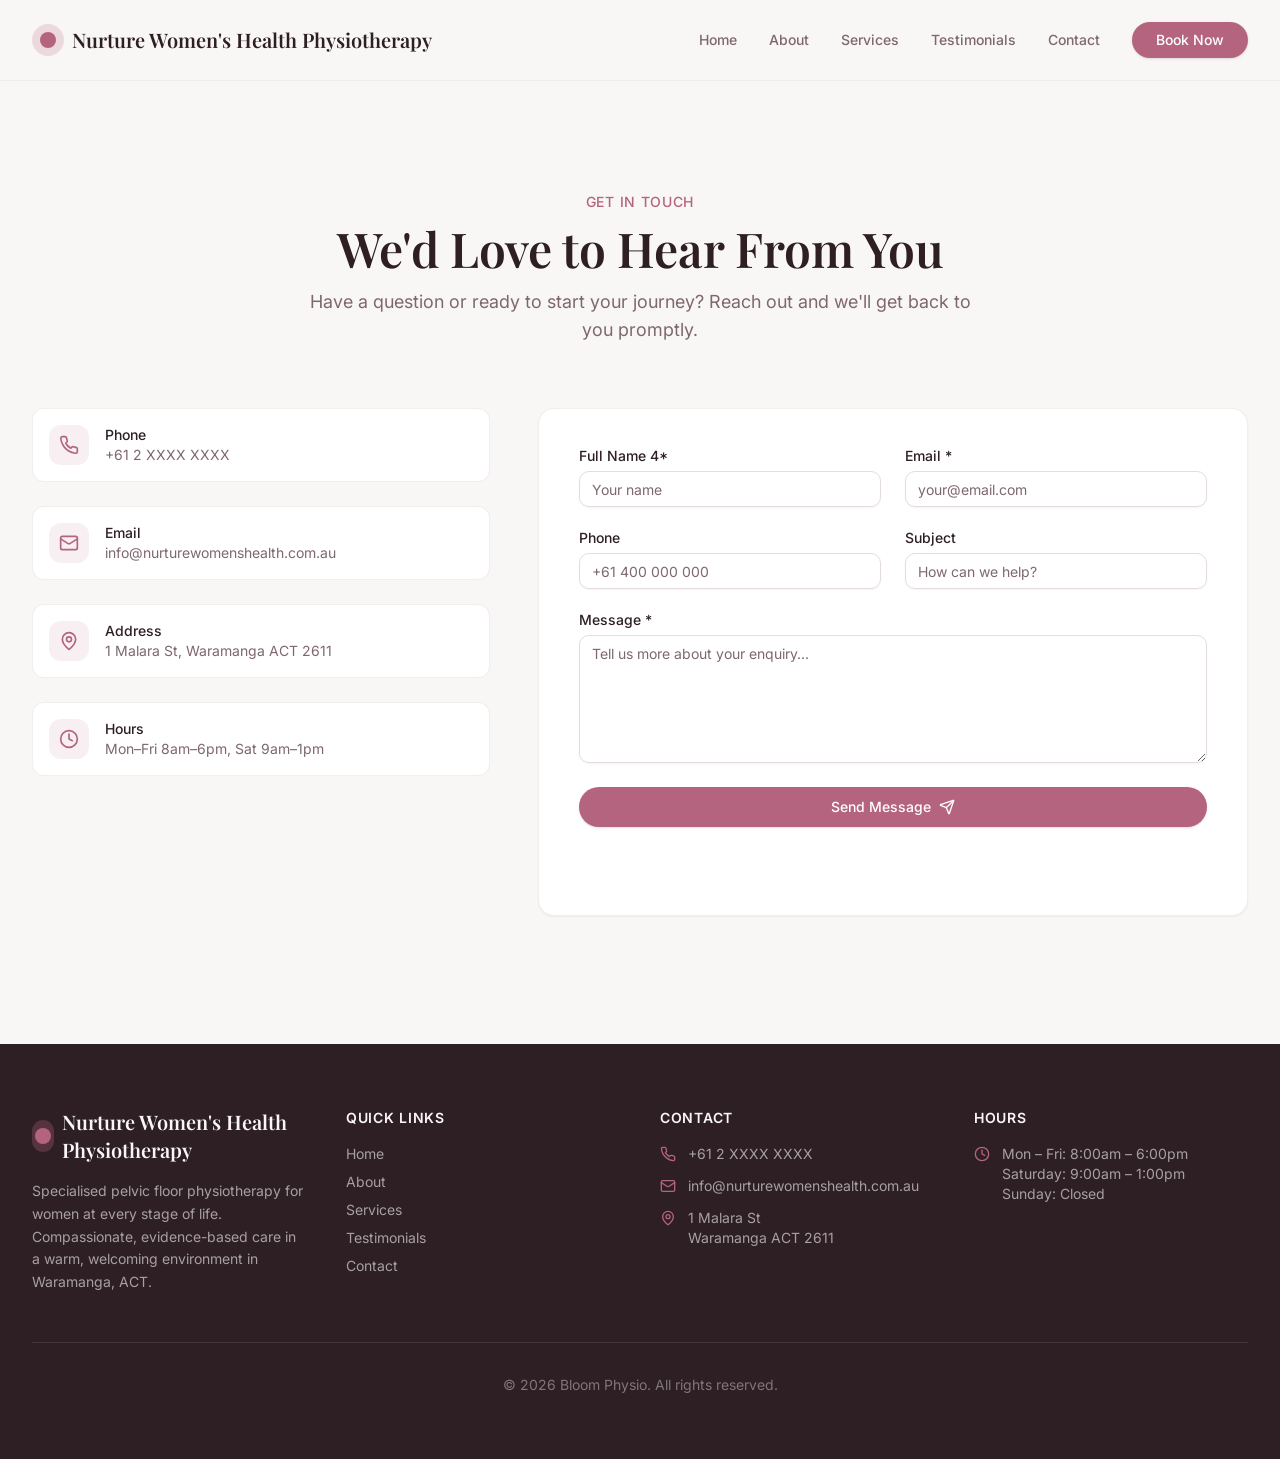
<file: www/Contact.html>
<html lang="en">

<head>
    <meta charset="utf-8">    
    <title>
        Contact | Nurture Womens Health Physiotherapy
    </title>
    <meta content="Empowering women through specialized pelvic floor rehabilitation and holistic wellness care."
        name="description">
    <meta content="Empowering women through specialized pelvic floor rehabilitation and holistic wellness care."
        name="description">
    <meta content="Nurture Womens Health Physiotherapy">
    <meta content="Empowering women through specialized pelvic floor rehabilitation and holistic wellness care.">        
    <meta content="Nurture Womens Health Physiotherapy">
    <meta content="Nurture Womens Health Physiotherapy">
    <meta content="Empowering women through specialized pelvic floor rehabilitation and holistic wellness care." name="twitter:description">    
    <meta content="summary_large_image" name="twitter:card">
    <meta content="https://www.nurturewomenshealth.com.au" name="twitter:url">
    <meta content="yes" name="mobile-web-app-capable">
    <meta content="black" name="apple-mobile-web-app-status-bar-style">
    <meta content="Nurture Womens Health Physiotherapy" name="apple-mobile-web-app-title">
    <link href="assets/css/style.css" rel="stylesheet">
</head>

<body>
    <div id="root">
        <div class="min-h-screen flex flex-col">
            <nav class="fixed top-0 left-0 right-0 z-50 bg-background/80 backdrop-blur-lg border-b border-border/50">
                <div class="max-w-7xl mx-auto px-6 lg:px-8">
                    <div class="flex items-center justify-between h-16 lg:h-20"><a class="flex items-center gap-2"
                            href="index.html">
                            <div class="w-8 h-8 rounded-full bg-primary/20 flex items-center justify-center">
                                <div class="w-4 h-4 rounded-full bg-primary"></div>
                            </div><span class="font-playfair text-xl font-semibold text-foreground">Nurture Women's
                                Health Physiotherapy</span>
                        </a>
                        <div class="hidden lg:flex items-center gap-8"><a
                                class="text-sm font-medium transition-colors hover:text-primary text-muted-foreground"
                                href="index.html">Home</a><a
                                class="text-sm font-medium transition-colors hover:text-primary text-muted-foreground"
                                href="About.html">About</a><a
                                class="text-sm font-medium transition-colors hover:text-primary text-muted-foreground"
                                href="Services.html">Services</a><a
                                class="text-sm font-medium transition-colors hover:text-primary text-muted-foreground"
                                href="Testimonials.html">Testimonials</a><a
                                class="text-sm font-medium transition-colors hover:text-primary text-muted-foreground"
                                href="Contact.html">Contact</a><a href="BookAppointment.html"><button
                                    class="inline-flex items-center justify-center gap-2 whitespace-nowrap text-sm font-medium transition-colors focus-visible:outline-none focus-visible:ring-1 focus-visible:ring-ring disabled:pointer-events-none disabled:opacity-50 [&amp;_svg]:pointer-events-none [&amp;_svg]:size-4 [&amp;_svg]:shrink-0 shadow h-9 py-2 bg-primary hover:bg-primary/90 text-primary-foreground rounded-full px-6">Book
                                    Now</button></a></div><button class="lg:hidden p-2 text-foreground"><svg
                                xmlns="http://www.w3.org/2000/svg" width="24" height="24" viewBox="0 0 24 24"
                                fill="none" stroke="currentColor" stroke-width="2" stroke-linecap="round"
                                stroke-linejoin="round" class="lucide lucide-menu w-5 h-5">
                                <line x1="4" x2="20" y1="12" y2="12"></line>
                                <line x1="4" x2="20" y1="6" y2="6"></line>
                                <line x1="4" x2="20" y1="18" y2="18"></line>
                            </svg></button>
                    </div>
                </div>
            </nav>
            <main class="flex-1 pt-16 lg:pt-20">
                <div class="py-20 lg:py-28">
                    <div class="max-w-7xl mx-auto px-6 lg:px-8">
                        <div class="text-center mb-16 max-w-2xl mx-auto" style="opacity: 1; transform: none;"><span
                                class="text-primary text-sm font-medium tracking-wider uppercase">Get In Touch</span>
                            <h1 class="font-playfair text-3xl lg:text-5xl font-semibold text-foreground mt-3 mb-4">We'd
                                Love to Hear From You</h1>
                            <p class="text-muted-foreground text-lg">Have a question or ready to start your journey?
                                Reach out and we'll get back to you promptly.</p>
                        </div>
                        <div class="grid grid-cols-1 lg:grid-cols-5 gap-12">
                            <div class="lg:col-span-2 space-y-6" style="opacity: 1; transform: none;">
                                <div class="flex items-start gap-4 p-4 rounded-xl bg-card border border-border/50">
                                    <div
                                        class="w-10 h-10 rounded-lg bg-primary/10 flex items-center justify-center shrink-0">
                                        <svg xmlns="http://www.w3.org/2000/svg" width="24" height="24"
                                            viewBox="0 0 24 24" fill="none" stroke="currentColor" stroke-width="2"
                                            stroke-linecap="round" stroke-linejoin="round"
                                            class="lucide lucide-phone w-5 h-5 text-primary">
                                            <path
                                                d="M22 16.92v3a2 2 0 0 1-2.18 2 19.79 19.79 0 0 1-8.63-3.07 19.5 19.5 0 0 1-6-6 19.79 19.79 0 0 1-3.07-8.67A2 2 0 0 1 4.11 2h3a2 2 0 0 1 2 1.72 12.84 12.84 0 0 0 .7 2.81 2 2 0 0 1-.45 2.11L8.09 9.91a16 16 0 0 0 6 6l1.27-1.27a2 2 0 0 1 2.11-.45 12.84 12.84 0 0 0 2.81.7A2 2 0 0 1 22 16.92z">
                                            </path>
                                        </svg></div>
                                    <div>
                                        <p class="text-sm font-medium text-foreground">Phone</p><a
                                            href="tel:+612XXXXXXXX"
                                            class="text-sm text-muted-foreground hover:text-primary transition-colors">+61
                                            2 XXXX XXXX</a>
                                    </div>
                                </div>
                                <div class="flex items-start gap-4 p-4 rounded-xl bg-card border border-border/50">
                                    <div
                                        class="w-10 h-10 rounded-lg bg-primary/10 flex items-center justify-center shrink-0">
                                        <svg xmlns="http://www.w3.org/2000/svg" width="24" height="24"
                                            viewBox="0 0 24 24" fill="none" stroke="currentColor" stroke-width="2"
                                            stroke-linecap="round" stroke-linejoin="round"
                                            class="lucide lucide-mail w-5 h-5 text-primary">
                                            <rect width="20" height="16" x="2" y="4" rx="2"></rect>
                                            <path d="m22 7-8.97 5.7a1.94 1.94 0 0 1-2.06 0L2 7"></path>
                                        </svg></div>
                                    <div>
                                        <p class="text-sm font-medium text-foreground">Email</p><a
                                            href="mailto:info@nurturewomenshealth.com.au"
                                            class="text-sm text-muted-foreground hover:text-primary transition-colors">info@nurturewomenshealth.com.au</a>
                                    </div>
                                </div>
                                <div class="flex items-start gap-4 p-4 rounded-xl bg-card border border-border/50">
                                    <div
                                        class="w-10 h-10 rounded-lg bg-primary/10 flex items-center justify-center shrink-0">
                                        <svg xmlns="http://www.w3.org/2000/svg" width="24" height="24"
                                            viewBox="0 0 24 24" fill="none" stroke="currentColor" stroke-width="2"
                                            stroke-linecap="round" stroke-linejoin="round"
                                            class="lucide lucide-map-pin w-5 h-5 text-primary">
                                            <path
                                                d="M20 10c0 4.993-5.539 10.193-7.399 11.799a1 1 0 0 1-1.202 0C9.539 20.193 4 14.993 4 10a8 8 0 0 1 16 0">
                                            </path>
                                            <circle cx="12" cy="10" r="3"></circle>
                                        </svg></div>
                                    <div>
                                        <p class="text-sm font-medium text-foreground">Address</p>
                                        <p class="text-sm text-muted-foreground">1 Malara St, Waramanga ACT 2611</p>
                                    </div>
                                </div>
                                <div class="flex items-start gap-4 p-4 rounded-xl bg-card border border-border/50">
                                    <div
                                        class="w-10 h-10 rounded-lg bg-primary/10 flex items-center justify-center shrink-0">
                                        <svg xmlns="http://www.w3.org/2000/svg" width="24" height="24"
                                            viewBox="0 0 24 24" fill="none" stroke="currentColor" stroke-width="2"
                                            stroke-linecap="round" stroke-linejoin="round"
                                            class="lucide lucide-clock w-5 h-5 text-primary">
                                            <circle cx="12" cy="12" r="10"></circle>
                                            <polyline points="12 6 12 12 16 14"></polyline>
                                        </svg></div>
                                    <div>
                                        <p class="text-sm font-medium text-foreground">Hours</p>
                                        <p class="text-sm text-muted-foreground">Mon–Fri 8am–6pm, Sat 9am–1pm</p>
                                    </div>
                                </div>
                            </div>
                            <div class="lg:col-span-3" style="opacity: 1; transform: none;">
                                <form method=post action=/api/send-message class="bg-card rounded-2xl p-8 lg:p-10 border border-border/50 shadow-sm space-y-6">
                                    <div class="grid grid-cols-1 md:grid-cols-2 gap-6">
                                        <div class="space-y-2"><label
                                                class="text-sm font-medium leading-none peer-disabled:cursor-not-allowed peer-disabled:opacity-70"
                                                for="name">Full Name 4*</label><input
                                                class="flex h-9 w-full rounded-md border border-input bg-transparent px-3 py-1 text-base shadow-sm transition-colors file:border-0 file:bg-transparent file:text-sm file:font-medium file:text-foreground placeholder:text-muted-foreground focus-visible:outline-none focus-visible:ring-1 focus-visible:ring-ring disabled:cursor-not-allowed disabled:opacity-50 md:text-sm"
                                                id="name" placeholder="Your name" required="" value=""></div>
                                        <div class="space-y-2"><label
                                                class="text-sm font-medium leading-none peer-disabled:cursor-not-allowed peer-disabled:opacity-70"
                                                for="email">Email *</label><input type="email"
                                                class="flex h-9 w-full rounded-md border border-input bg-transparent px-3 py-1 text-base shadow-sm transition-colors file:border-0 file:bg-transparent file:text-sm file:font-medium file:text-foreground placeholder:text-muted-foreground focus-visible:outline-none focus-visible:ring-1 focus-visible:ring-ring disabled:cursor-not-allowed disabled:opacity-50 md:text-sm"
                                                id="addresss" name="email" placeholder="your@email.com" required="" value=""></div>
                                        <div class="space-y-2"><label
                                                class="text-sm font-medium leading-none peer-disabled:cursor-not-allowed peer-disabled:opacity-70"
                                                for="phone">Phone</label><input type="tel"
                                                class="flex h-9 w-full rounded-md border border-input bg-transparent px-3 py-1 text-base shadow-sm transition-colors file:border-0 file:bg-transparent file:text-sm file:font-medium file:text-foreground placeholder:text-muted-foreground focus-visible:outline-none focus-visible:ring-1 focus-visible:ring-ring disabled:cursor-not-allowed disabled:opacity-50 md:text-sm"
                                                id="phone" placeholder="+61 400 000 000" value=""></div>
                                        <div class="space-y-2"><label
                                                class="text-sm font-medium leading-none peer-disabled:cursor-not-allowed peer-disabled:opacity-70"
                                                for="subject">Subject</label><input
                                                class="flex h-9 w-full rounded-md border border-input bg-transparent px-3 py-1 text-base shadow-sm transition-colors file:border-0 file:bg-transparent file:text-sm file:font-medium file:text-foreground placeholder:text-muted-foreground focus-visible:outline-none focus-visible:ring-1 focus-visible:ring-ring disabled:cursor-not-allowed disabled:opacity-50 md:text-sm"
                                                id="subject" placeholder="How can we help?" value=""></div>
                                    </div>                                    
                                    <div class="space-y-2"><label
                                            class="text-sm font-medium leading-none peer-disabled:cursor-not-allowed peer-disabled:opacity-70"
                                            for="message">Message *</label><textarea
                                            class="flex min-h-[60px] w-full rounded-md border border-input bg-transparent px-3 py-2 text-base shadow-sm placeholder:text-muted-foreground focus-visible:outline-none focus-visible:ring-1 focus-visible:ring-ring disabled:cursor-not-allowed disabled:opacity-50 md:text-sm h-32"
                                            id="message" placeholder="Tell us more about your enquiry..."
                                            required=""></textarea></div><button
                                        class="inline-flex items-center justify-center whitespace-nowrap text-sm font-medium transition-colors focus-visible:outline-none focus-visible:ring-1 focus-visible:ring-ring disabled:pointer-events-none disabled:opacity-50 [&amp;_svg]:pointer-events-none [&amp;_svg]:size-4 [&amp;_svg]:shrink-0 shadow h-10 px-8 w-full bg-primary hover:bg-primary/90 text-primary-foreground rounded-full gap-2"
                                        type="submit">Send Message<svg xmlns="http://www.w3.org/2000/svg" width="24"
                                            height="24" viewBox="0 0 24 24" fill="none" stroke="currentColor"
                                            stroke-width="2" stroke-linecap="round" stroke-linejoin="round"
                                            class="lucide lucide-send w-4 h-4">
                                            <path
                                                d="M14.536 21.686a.5.5 0 0 0 .937-.024l6.5-19a.496.496 0 0 0-.635-.635l-19 6.5a.5.5 0 0 0-.024.937l7.93 3.18a2 2 0 0 1 1.112 1.11z">
                                            </path>
                                            <path d="m21.854 2.147-10.94 10.939"></path>
                                        </svg></button>
                                        <input type=text id=email name=email autocomplete=one-time-code>
                                </form>
                            </div>
                        </div>
                    </div>
                </div>                
            </main>
            <footer class="bg-foreground text-background">
                <div class="max-w-7xl mx-auto px-6 lg:px-8 py-16">
                    <div class="grid grid-cols-1 md:grid-cols-2 lg:grid-cols-4 gap-10">
                        <div>
                            <div class="flex items-center gap-2 mb-4">
                                <div class="w-8 h-8 rounded-full bg-primary/30 flex items-center justify-center">
                                    <div class="w-4 h-4 rounded-full bg-primary"></div>
                                </div><span class="font-playfair text-xl font-semibold">Nurture Women's Health
                                    Physiotherapy</span>
                            </div>
                            <p class="text-background/60 text-sm leading-relaxed">Specialised pelvic floor physiotherapy
                                for women at every stage of life. Compassionate, evidence-based care in a warm,
                                welcoming environment in Waramanga, ACT.</p>
                        </div>
                        <div>
                            <h4 class="font-semibold mb-4 text-sm uppercase tracking-wider">Quick Links</h4>
                            <div class="space-y-2"><a
                                    class="block text-sm text-background/60 hover:text-primary transition-colors"
                                    href="index.html">Home</a><a
                                    class="block text-sm text-background/60 hover:text-primary transition-colors"
                                    href="About.html">About</a><a
                                    class="block text-sm text-background/60 hover:text-primary transition-colors"
                                    href="Services.html">Services</a><a
                                    class="block text-sm text-background/60 hover:text-primary transition-colors"
                                    href="Testimonials.html">Testimonials</a><a
                                    class="block text-sm text-background/60 hover:text-primary transition-colors"
                                    href="Contact.html">Contact</a></div>
                        </div>
                        <div>
                            <h4 class="font-semibold mb-4 text-sm uppercase tracking-wider">Contact</h4>
                            <div class="space-y-3">
                                <div class="flex items-start gap-3"><svg xmlns="http://www.w3.org/2000/svg" width="24"
                                        height="24" viewBox="0 0 24 24" fill="none" stroke="currentColor"
                                        stroke-width="2" stroke-linecap="round" stroke-linejoin="round"
                                        class="lucide lucide-phone w-4 h-4 text-primary mt-0.5">
                                        <path
                                            d="M22 16.92v3a2 2 0 0 1-2.18 2 19.79 19.79 0 0 1-8.63-3.07 19.5 19.5 0 0 1-6-6 19.79 19.79 0 0 1-3.07-8.67A2 2 0 0 1 4.11 2h3a2 2 0 0 1 2 1.72 12.84 12.84 0 0 0 .7 2.81 2 2 0 0 1-.45 2.11L8.09 9.91a16 16 0 0 0 6 6l1.27-1.27a2 2 0 0 1 2.11-.45 12.84 12.84 0 0 0 2.81.7A2 2 0 0 1 22 16.92z">
                                        </path>
                                    </svg><span class="text-sm text-background/60">+61 2 XXXX XXXX</span></div>
                                <div class="flex items-start gap-3"><svg xmlns="http://www.w3.org/2000/svg" width="24"
                                        height="24" viewBox="0 0 24 24" fill="none" stroke="currentColor"
                                        stroke-width="2" stroke-linecap="round" stroke-linejoin="round"
                                        class="lucide lucide-mail w-4 h-4 text-primary mt-0.5">
                                        <rect width="20" height="16" x="2" y="4" rx="2"></rect>
                                        <path d="m22 7-8.97 5.7a1.94 1.94 0 0 1-2.06 0L2 7"></path>
                                    </svg><span
                                        class="text-sm text-background/60">info@nurturewomenshealth.com.au</span></div>
                                <div class="flex items-start gap-3"><svg xmlns="http://www.w3.org/2000/svg" width="24"
                                        height="24" viewBox="0 0 24 24" fill="none" stroke="currentColor"
                                        stroke-width="2" stroke-linecap="round" stroke-linejoin="round"
                                        class="lucide lucide-map-pin w-4 h-4 text-primary mt-0.5">
                                        <path
                                            d="M20 10c0 4.993-5.539 10.193-7.399 11.799a1 1 0 0 1-1.202 0C9.539 20.193 4 14.993 4 10a8 8 0 0 1 16 0">
                                        </path>
                                        <circle cx="12" cy="10" r="3"></circle>
                                    </svg><span class="text-sm text-background/60">1 Malara St<br>Waramanga ACT
                                        2611</span></div>
                            </div>
                        </div>
                        <div>
                            <h4 class="font-semibold mb-4 text-sm uppercase tracking-wider">Hours</h4>
                            <div class="space-y-2">
                                <div class="flex items-start gap-3"><svg xmlns="http://www.w3.org/2000/svg" width="24"
                                        height="24" viewBox="0 0 24 24" fill="none" stroke="currentColor"
                                        stroke-width="2" stroke-linecap="round" stroke-linejoin="round"
                                        class="lucide lucide-clock w-4 h-4 text-primary mt-0.5">
                                        <circle cx="12" cy="12" r="10"></circle>
                                        <polyline points="12 6 12 12 16 14"></polyline>
                                    </svg>
                                    <div class="text-sm text-background/60">
                                        <p>Mon – Fri: 8:00am – 6:00pm</p>
                                        <p>Saturday: 9:00am – 1:00pm</p>
                                        <p>Sunday: Closed</p>
                                    </div>
                                </div>
                            </div>
                        </div>
                    </div>
                    <div class="border-t border-background/10 mt-12 pt-8 text-center">
                        <p class="text-sm text-background/40">© 2026 Bloom Physio. All rights reserved.</p>
                    </div>
                </div>
            </footer>
        </div>
        <div
            class="fixed top-0 z-[100] flex max-h-screen w-full flex-col-reverse p-4 sm:bottom-0 sm:right-0 sm:top-auto sm:flex-col md:max-w-[420px]">
            <div
                class="fixed top-0 z-[100] flex max-h-screen w-full flex-col-reverse p-4 sm:bottom-0 sm:right-0 sm:top-auto sm:flex-col md:max-w-[420px]">
            </div>
        </div>
    </div>


    
</body>

</html>
</file>
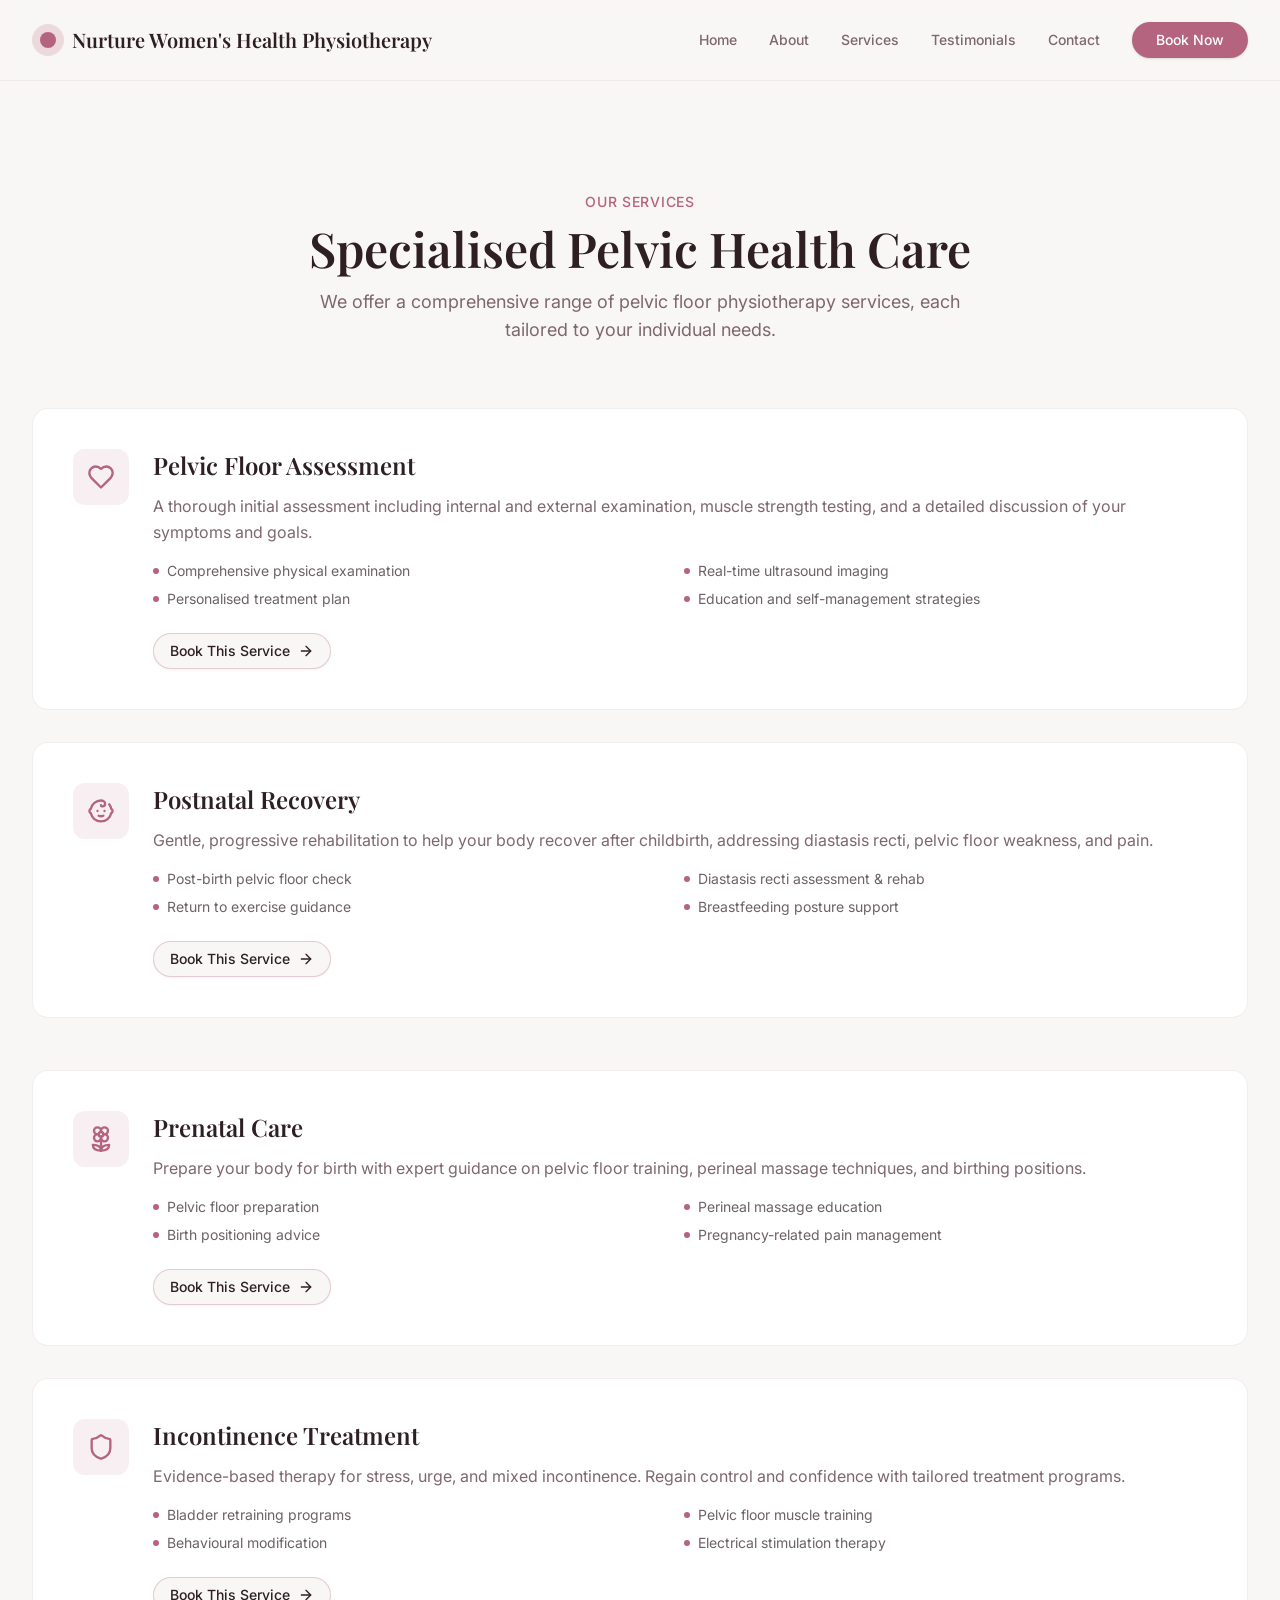
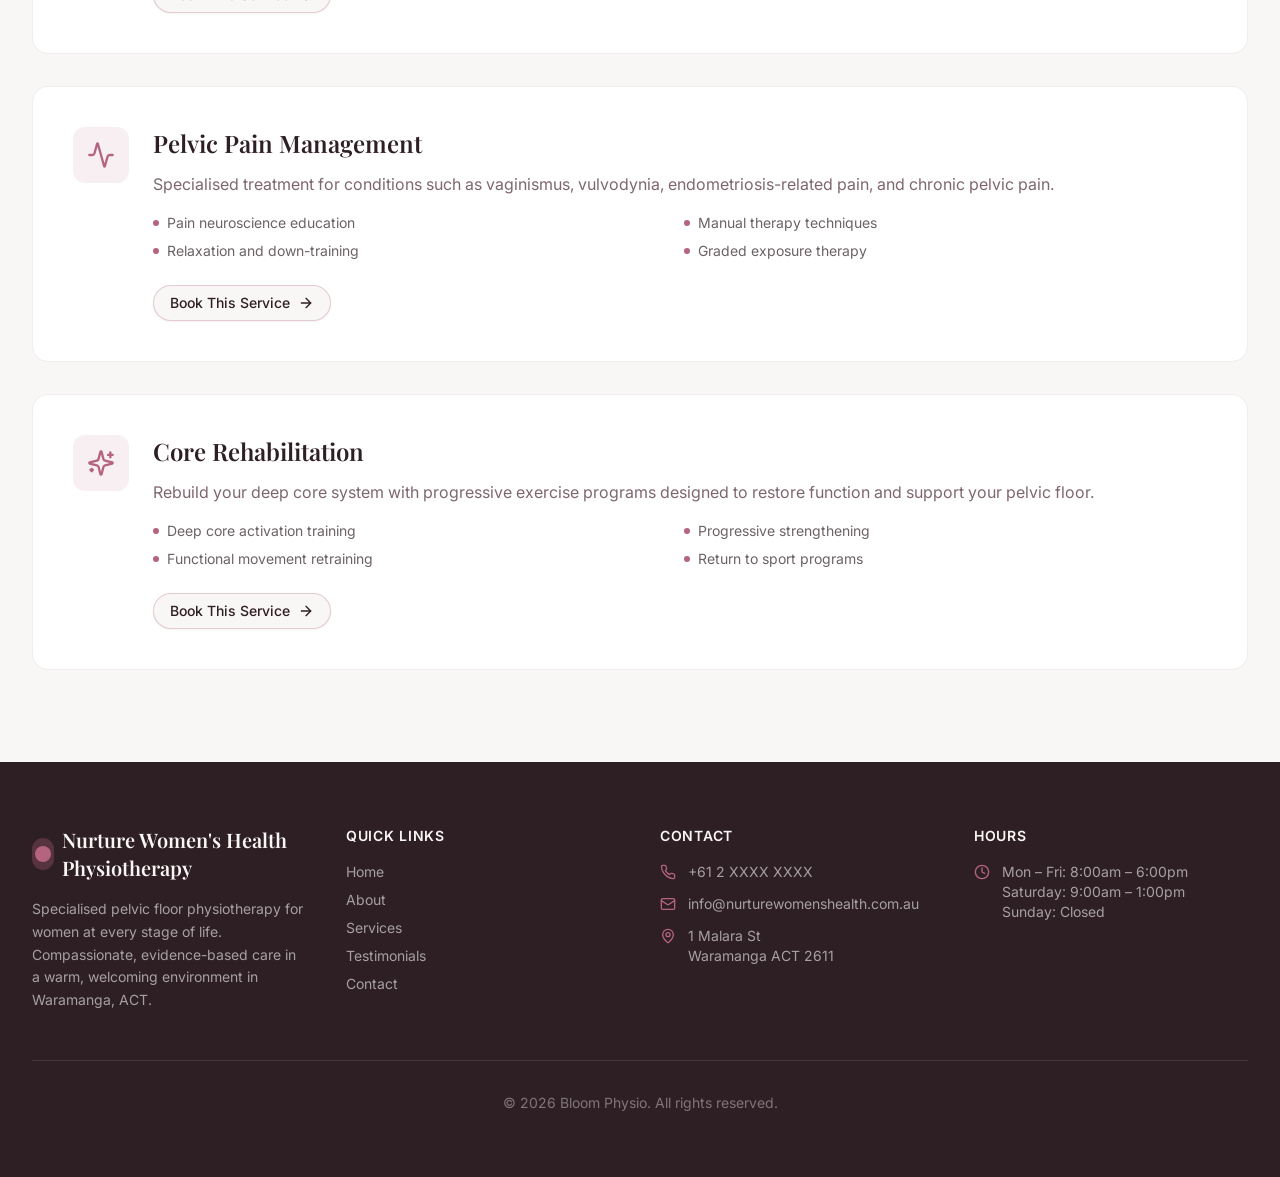
<file: www/Services.html>
<html lang="en">

<head>
    <meta charset="utf-8">    
    <title>
        Services | Nurture Womens Health Physiotherapy
    </title>
    <meta content="Empowering women through specialized pelvic floor rehabilitation and holistic wellness care."
        name="description">
    <meta content="Nurture Womens Health Physiotherapy">
    <meta content="Empowering women through specialized pelvic floor rehabilitation and holistic wellness care.">        
    <meta content="Nurture Womens Health Physiotherapy">
    <meta content="Nurture Womens Health Physiotherapy">
    <meta content="Empowering women through specialized pelvic floor rehabilitation and holistic wellness care." name="twitter:description">    
    <meta content="summary_large_image" name="twitter:card">
    <meta content="https://www.nurturewomenshealth.com.au" name="twitter:url">
    <meta content="yes" name="mobile-web-app-capable">
    <meta content="black" name="apple-mobile-web-app-status-bar-style">
    <meta content="Nurture Womens Health Physiotherapy" name="apple-mobile-web-app-title">
    <link href="assets/css/style.css" rel="stylesheet">
</head>

<body>
    <div id="root">
        <div class="min-h-screen flex flex-col">
            <nav class="fixed top-0 left-0 right-0 z-50 bg-background/80 backdrop-blur-lg border-b border-border/50">
                <div class="max-w-7xl mx-auto px-6 lg:px-8">
                    <div class="flex items-center justify-between h-16 lg:h-20"><a class="flex items-center gap-2"
                            href="index.html">
                            <div class="w-8 h-8 rounded-full bg-primary/20 flex items-center justify-center">
                                <div class="w-4 h-4 rounded-full bg-primary"></div>
                            </div><span class="font-playfair text-xl font-semibold text-foreground">Nurture Women's
                                Health Physiotherapy</span>
                        </a>
                        <div class="hidden lg:flex items-center gap-8"><a
                                class="text-sm font-medium transition-colors hover:text-primary text-muted-foreground"
                                href="index.html">Home</a><a
                                class="text-sm font-medium transition-colors hover:text-primary text-muted-foreground"
                                href="About.html">About</a><a
                                class="text-sm font-medium transition-colors hover:text-primary text-muted-foreground"
                                href="Services.html">Services</a><a
                                class="text-sm font-medium transition-colors hover:text-primary text-muted-foreground"
                                href="Testimonials.html">Testimonials</a><a
                                class="text-sm font-medium transition-colors hover:text-primary text-muted-foreground"
                                href="Contact.html">Contact</a><a href="BookAppointment.html"><button
                                    class="inline-flex items-center justify-center gap-2 whitespace-nowrap text-sm font-medium transition-colors focus-visible:outline-none focus-visible:ring-1 focus-visible:ring-ring disabled:pointer-events-none disabled:opacity-50 [&amp;_svg]:pointer-events-none [&amp;_svg]:size-4 [&amp;_svg]:shrink-0 shadow h-9 py-2 bg-primary hover:bg-primary/90 text-primary-foreground rounded-full px-6">Book
                                    Now</button></a></div><button class="lg:hidden p-2 text-foreground"><svg
                                xmlns="http://www.w3.org/2000/svg" width="24" height="24" viewBox="0 0 24 24"
                                fill="none" stroke="currentColor" stroke-width="2" stroke-linecap="round"
                                stroke-linejoin="round" class="lucide lucide-menu w-5 h-5">
                                <line x1="4" x2="20" y1="12" y2="12"></line>
                                <line x1="4" x2="20" y1="6" y2="6"></line>
                                <line x1="4" x2="20" y1="18" y2="18"></line>
                            </svg></button>
                    </div>
                </div>
            </nav>
            <main class="flex-1 pt-16 lg:pt-20">
                <div>
                    <section class="py-20 lg:py-28">
                        <div class="max-w-7xl mx-auto px-6 lg:px-8">
                            <div class="text-center mb-16 max-w-2xl mx-auto" style="opacity: 1; transform: none;"><span
                                    class="text-primary text-sm font-medium tracking-wider uppercase">Our
                                    Services</span>
                                <h1 class="font-playfair text-3xl lg:text-5xl font-semibold text-foreground mt-3 mb-4">
                                    Specialised Pelvic Health Care</h1>
                                <p class="text-muted-foreground text-lg">We offer a comprehensive range of pelvic floor
                                    physiotherapy services, each tailored to your individual needs.</p>
                            </div>
                            <div class="space-y-8">
                                <div class="bg-card rounded-2xl p-8 lg:p-10 border border-border/50 hover:border-primary/20 hover:shadow-md transition-all duration-300"
                                    style="opacity: 1; transform: none;">
                                    <div class="flex flex-col lg:flex-row lg:items-start gap-6">
                                        <div
                                            class="w-14 h-14 rounded-xl bg-primary/10 flex items-center justify-center shrink-0">
                                            <svg xmlns="http://www.w3.org/2000/svg" width="24" height="24"
                                                viewBox="0 0 24 24" fill="none" stroke="currentColor" stroke-width="2"
                                                stroke-linecap="round" stroke-linejoin="round"
                                                class="lucide lucide-heart w-7 h-7 text-primary">
                                                <path
                                                    d="M19 14c1.49-1.46 3-3.21 3-5.5A5.5 5.5 0 0 0 16.5 3c-1.76 0-3 .5-4.5 2-1.5-1.5-2.74-2-4.5-2A5.5 5.5 0 0 0 2 8.5c0 2.3 1.5 4.05 3 5.5l7 7Z">
                                                </path>
                                            </svg></div>
                                        <div class="flex-1">
                                            <h3
                                                class="font-playfair text-xl lg:text-2xl font-semibold text-foreground mb-3">
                                                Pelvic Floor Assessment</h3>
                                            <p class="text-muted-foreground leading-relaxed mb-4">A thorough initial
                                                assessment including internal and external examination, muscle strength
                                                testing, and a detailed discussion of your symptoms and goals.</p>
                                            <div class="grid grid-cols-1 sm:grid-cols-2 gap-2 mb-6">
                                                <div class="flex items-center gap-2 text-sm text-foreground/70">
                                                    <div class="w-1.5 h-1.5 rounded-full bg-primary shrink-0"></div>
                                                    Comprehensive physical examination
                                                </div>
                                                <div class="flex items-center gap-2 text-sm text-foreground/70">
                                                    <div class="w-1.5 h-1.5 rounded-full bg-primary shrink-0"></div>
                                                    Real-time ultrasound imaging
                                                </div>
                                                <div class="flex items-center gap-2 text-sm text-foreground/70">
                                                    <div class="w-1.5 h-1.5 rounded-full bg-primary shrink-0"></div>
                                                    Personalised treatment plan
                                                </div>
                                                <div class="flex items-center gap-2 text-sm text-foreground/70">
                                                    <div class="w-1.5 h-1.5 rounded-full bg-primary shrink-0"></div>
                                                    Education and self-management strategies
                                                </div>
                                            </div><a href="BookAppointment.html"><button
                                                    class="inline-flex items-center justify-center whitespace-nowrap font-medium transition-colors focus-visible:outline-none focus-visible:ring-1 focus-visible:ring-ring disabled:pointer-events-none disabled:opacity-50 [&amp;_svg]:pointer-events-none [&amp;_svg]:size-4 [&amp;_svg]:shrink-0 border bg-background shadow-sm hover:text-accent-foreground h-9 px-4 py-2 rounded-full gap-2 border-primary/30 hover:bg-primary/5 text-sm">Book
                                                    This Service<svg xmlns="http://www.w3.org/2000/svg" width="24"
                                                        height="24" viewBox="0 0 24 24" fill="none"
                                                        stroke="currentColor" stroke-width="2" stroke-linecap="round"
                                                        stroke-linejoin="round"
                                                        class="lucide lucide-arrow-right w-3.5 h-3.5">
                                                        <path d="M5 12h14"></path>
                                                        <path d="m12 5 7 7-7 7"></path>
                                                    </svg></button></a>
                                        </div>
                                    </div>
                                </div>
                                <div class="bg-card rounded-2xl p-8 lg:p-10 border border-border/50 hover:border-primary/20 hover:shadow-md transition-all duration-300"
                                    style="opacity: 1; transform: none;">
                                    <div class="flex flex-col lg:flex-row lg:items-start gap-6">
                                        <div
                                            class="w-14 h-14 rounded-xl bg-primary/10 flex items-center justify-center shrink-0">
                                            <svg xmlns="http://www.w3.org/2000/svg" width="24" height="24"
                                                viewBox="0 0 24 24" fill="none" stroke="currentColor" stroke-width="2"
                                                stroke-linecap="round" stroke-linejoin="round"
                                                class="lucide lucide-baby w-7 h-7 text-primary">
                                                <path d="M9 12h.01"></path>
                                                <path d="M15 12h.01"></path>
                                                <path d="M10 16c.5.3 1.2.5 2 .5s1.5-.2 2-.5"></path>
                                                <path
                                                    d="M19 6.3a9 9 0 0 1 1.8 3.9 2 2 0 0 1 0 3.6 9 9 0 0 1-17.6 0 2 2 0 0 1 0-3.6A9 9 0 0 1 12 3c2 0 3.5 1.1 3.5 2.5s-.9 2.5-2 2.5c-.8 0-1.5-.4-1.5-1">
                                                </path>
                                            </svg></div>
                                        <div class="flex-1">
                                            <h3
                                                class="font-playfair text-xl lg:text-2xl font-semibold text-foreground mb-3">
                                                Postnatal Recovery</h3>
                                            <p class="text-muted-foreground leading-relaxed mb-4">Gentle, progressive
                                                rehabilitation to help your body recover after childbirth, addressing
                                                diastasis recti, pelvic floor weakness, and pain.</p>
                                            <div class="grid grid-cols-1 sm:grid-cols-2 gap-2 mb-6">
                                                <div class="flex items-center gap-2 text-sm text-foreground/70">
                                                    <div class="w-1.5 h-1.5 rounded-full bg-primary shrink-0"></div>
                                                    Post-birth pelvic floor check
                                                </div>
                                                <div class="flex items-center gap-2 text-sm text-foreground/70">
                                                    <div class="w-1.5 h-1.5 rounded-full bg-primary shrink-0"></div>
                                                    Diastasis recti assessment &amp; rehab
                                                </div>
                                                <div class="flex items-center gap-2 text-sm text-foreground/70">
                                                    <div class="w-1.5 h-1.5 rounded-full bg-primary shrink-0"></div>
                                                    Return to exercise guidance
                                                </div>
                                                <div class="flex items-center gap-2 text-sm text-foreground/70">
                                                    <div class="w-1.5 h-1.5 rounded-full bg-primary shrink-0"></div>
                                                    Breastfeeding posture support
                                                </div>
                                            </div><a href="BookAppointment.html"><button
                                                    class="inline-flex items-center justify-center whitespace-nowrap font-medium transition-colors focus-visible:outline-none focus-visible:ring-1 focus-visible:ring-ring disabled:pointer-events-none disabled:opacity-50 [&amp;_svg]:pointer-events-none [&amp;_svg]:size-4 [&amp;_svg]:shrink-0 border bg-background shadow-sm hover:text-accent-foreground h-9 px-4 py-2 rounded-full gap-2 border-primary/30 hover:bg-primary/5 text-sm">Book
                                                    This Service<svg xmlns="http://www.w3.org/2000/svg" width="24"
                                                        height="24" viewBox="0 0 24 24" fill="none"
                                                        stroke="currentColor" stroke-width="2" stroke-linecap="round"
                                                        stroke-linejoin="round"
                                                        class="lucide lucide-arrow-right w-3.5 h-3.5">
                                                        <path d="M5 12h14"></path>
                                                        <path d="m12 5 7 7-7 7"></path>
                                                    </svg></button></a>
                                        </div>
                                    </div>
                                </div>
                                <div class="bg-card rounded-2xl p-8 lg:p-10 border border-border/50 hover:border-primary/20 hover:shadow-md transition-all duration-300"
                                    style="opacity: 1; transform: translateY(20px);">
                                    <div class="flex flex-col lg:flex-row lg:items-start gap-6">
                                        <div
                                            class="w-14 h-14 rounded-xl bg-primary/10 flex items-center justify-center shrink-0">
                                            <svg xmlns="http://www.w3.org/2000/svg" width="24" height="24"
                                                viewBox="0 0 24 24" fill="none" stroke="currentColor" stroke-width="2"
                                                stroke-linecap="round" stroke-linejoin="round"
                                                class="lucide lucide-flower2 w-7 h-7 text-primary">
                                                <path
                                                    d="M12 5a3 3 0 1 1 3 3m-3-3a3 3 0 1 0-3 3m3-3v1M9 8a3 3 0 1 0 3 3M9 8h1m5 0a3 3 0 1 1-3 3m3-3h-1m-2 3v-1">
                                                </path>
                                                <circle cx="12" cy="8" r="2"></circle>
                                                <path d="M12 10v12"></path>
                                                <path d="M12 22c4.2 0 7-1.667 7-5-4.2 0-7 1.667-7 5Z"></path>
                                                <path d="M12 22c-4.2 0-7-1.667-7-5 4.2 0 7 1.667 7 5Z"></path>
                                            </svg></div>
                                        <div class="flex-1">
                                            <h3
                                                class="font-playfair text-xl lg:text-2xl font-semibold text-foreground mb-3">
                                                Prenatal Care</h3>
                                            <p class="text-muted-foreground leading-relaxed mb-4">Prepare your body for
                                                birth with expert guidance on pelvic floor training, perineal massage
                                                techniques, and birthing positions.</p>
                                            <div class="grid grid-cols-1 sm:grid-cols-2 gap-2 mb-6">
                                                <div class="flex items-center gap-2 text-sm text-foreground/70">
                                                    <div class="w-1.5 h-1.5 rounded-full bg-primary shrink-0"></div>
                                                    Pelvic floor preparation
                                                </div>
                                                <div class="flex items-center gap-2 text-sm text-foreground/70">
                                                    <div class="w-1.5 h-1.5 rounded-full bg-primary shrink-0"></div>
                                                    Perineal massage education
                                                </div>
                                                <div class="flex items-center gap-2 text-sm text-foreground/70">
                                                    <div class="w-1.5 h-1.5 rounded-full bg-primary shrink-0"></div>
                                                    Birth positioning advice
                                                </div>
                                                <div class="flex items-center gap-2 text-sm text-foreground/70">
                                                    <div class="w-1.5 h-1.5 rounded-full bg-primary shrink-0"></div>
                                                    Pregnancy-related pain management
                                                </div>
                                            </div><a href="BookAppointment.html"><button
                                                    class="inline-flex items-center justify-center whitespace-nowrap font-medium transition-colors focus-visible:outline-none focus-visible:ring-1 focus-visible:ring-ring disabled:pointer-events-none disabled:opacity-50 [&amp;_svg]:pointer-events-none [&amp;_svg]:size-4 [&amp;_svg]:shrink-0 border bg-background shadow-sm hover:text-accent-foreground h-9 px-4 py-2 rounded-full gap-2 border-primary/30 hover:bg-primary/5 text-sm">Book
                                                    This Service<svg xmlns="http://www.w3.org/2000/svg" width="24"
                                                        height="24" viewBox="0 0 24 24" fill="none"
                                                        stroke="currentColor" stroke-width="2" stroke-linecap="round"
                                                        stroke-linejoin="round"
                                                        class="lucide lucide-arrow-right w-3.5 h-3.5">
                                                        <path d="M5 12h14"></path>
                                                        <path d="m12 5 7 7-7 7"></path>
                                                    </svg></button></a>
                                        </div>
                                    </div>
                                </div>
                                <div class="bg-card rounded-2xl p-8 lg:p-10 border border-border/50 hover:border-primary/20 hover:shadow-md transition-all duration-300"
                                    style="opacity: 1; transform: translateY(20px);">
                                    <div class="flex flex-col lg:flex-row lg:items-start gap-6">
                                        <div
                                            class="w-14 h-14 rounded-xl bg-primary/10 flex items-center justify-center shrink-0">
                                            <svg xmlns="http://www.w3.org/2000/svg" width="24" height="24"
                                                viewBox="0 0 24 24" fill="none" stroke="currentColor" stroke-width="2"
                                                stroke-linecap="round" stroke-linejoin="round"
                                                class="lucide lucide-shield w-7 h-7 text-primary">
                                                <path
                                                    d="M20 13c0 5-3.5 7.5-7.66 8.95a1 1 0 0 1-.67-.01C7.5 20.5 4 18 4 13V6a1 1 0 0 1 1-1c2 0 4.5-1.2 6.24-2.72a1.17 1.17 0 0 1 1.52 0C14.51 3.81 17 5 19 5a1 1 0 0 1 1 1z">
                                                </path>
                                            </svg></div>
                                        <div class="flex-1">
                                            <h3
                                                class="font-playfair text-xl lg:text-2xl font-semibold text-foreground mb-3">
                                                Incontinence Treatment</h3>
                                            <p class="text-muted-foreground leading-relaxed mb-4">Evidence-based therapy
                                                for stress, urge, and mixed incontinence. Regain control and confidence
                                                with tailored treatment programs.</p>
                                            <div class="grid grid-cols-1 sm:grid-cols-2 gap-2 mb-6">
                                                <div class="flex items-center gap-2 text-sm text-foreground/70">
                                                    <div class="w-1.5 h-1.5 rounded-full bg-primary shrink-0"></div>
                                                    Bladder retraining programs
                                                </div>
                                                <div class="flex items-center gap-2 text-sm text-foreground/70">
                                                    <div class="w-1.5 h-1.5 rounded-full bg-primary shrink-0"></div>
                                                    Pelvic floor muscle training
                                                </div>
                                                <div class="flex items-center gap-2 text-sm text-foreground/70">
                                                    <div class="w-1.5 h-1.5 rounded-full bg-primary shrink-0"></div>
                                                    Behavioural modification
                                                </div>
                                                <div class="flex items-center gap-2 text-sm text-foreground/70">
                                                    <div class="w-1.5 h-1.5 rounded-full bg-primary shrink-0"></div>
                                                    Electrical stimulation therapy
                                                </div>
                                            </div><a href="BookAppointment.html"><button
                                                    class="inline-flex items-center justify-center whitespace-nowrap font-medium transition-colors focus-visible:outline-none focus-visible:ring-1 focus-visible:ring-ring disabled:pointer-events-none disabled:opacity-50 [&amp;_svg]:pointer-events-none [&amp;_svg]:size-4 [&amp;_svg]:shrink-0 border bg-background shadow-sm hover:text-accent-foreground h-9 px-4 py-2 rounded-full gap-2 border-primary/30 hover:bg-primary/5 text-sm">Book
                                                    This Service<svg xmlns="http://www.w3.org/2000/svg" width="24"
                                                        height="24" viewBox="0 0 24 24" fill="none"
                                                        stroke="currentColor" stroke-width="2" stroke-linecap="round"
                                                        stroke-linejoin="round"
                                                        class="lucide lucide-arrow-right w-3.5 h-3.5">
                                                        <path d="M5 12h14"></path>
                                                        <path d="m12 5 7 7-7 7"></path>
                                                    </svg></button></a>
                                        </div>
                                    </div>
                                </div>
                                <div class="bg-card rounded-2xl p-8 lg:p-10 border border-border/50 hover:border-primary/20 hover:shadow-md transition-all duration-300"
                                    style="opacity: 1; transform: translateY(20px);">
                                    <div class="flex flex-col lg:flex-row lg:items-start gap-6">
                                        <div
                                            class="w-14 h-14 rounded-xl bg-primary/10 flex items-center justify-center shrink-0">
                                            <svg xmlns="http://www.w3.org/2000/svg" width="24" height="24"
                                                viewBox="0 0 24 24" fill="none" stroke="currentColor" stroke-width="2"
                                                stroke-linecap="round" stroke-linejoin="round"
                                                class="lucide lucide-activity w-7 h-7 text-primary">
                                                <path
                                                    d="M22 12h-2.48a2 2 0 0 0-1.93 1.46l-2.35 8.36a.25.25 0 0 1-.48 0L9.24 2.18a.25.25 0 0 0-.48 0l-2.35 8.36A2 2 0 0 1 4.49 12H2">
                                                </path>
                                            </svg></div>
                                        <div class="flex-1">
                                            <h3
                                                class="font-playfair text-xl lg:text-2xl font-semibold text-foreground mb-3">
                                                Pelvic Pain Management</h3>
                                            <p class="text-muted-foreground leading-relaxed mb-4">Specialised treatment
                                                for conditions such as vaginismus, vulvodynia, endometriosis-related
                                                pain, and chronic pelvic pain.</p>
                                            <div class="grid grid-cols-1 sm:grid-cols-2 gap-2 mb-6">
                                                <div class="flex items-center gap-2 text-sm text-foreground/70">
                                                    <div class="w-1.5 h-1.5 rounded-full bg-primary shrink-0"></div>Pain
                                                    neuroscience education
                                                </div>
                                                <div class="flex items-center gap-2 text-sm text-foreground/70">
                                                    <div class="w-1.5 h-1.5 rounded-full bg-primary shrink-0"></div>
                                                    Manual therapy techniques
                                                </div>
                                                <div class="flex items-center gap-2 text-sm text-foreground/70">
                                                    <div class="w-1.5 h-1.5 rounded-full bg-primary shrink-0"></div>
                                                    Relaxation and down-training
                                                </div>
                                                <div class="flex items-center gap-2 text-sm text-foreground/70">
                                                    <div class="w-1.5 h-1.5 rounded-full bg-primary shrink-0"></div>
                                                    Graded exposure therapy
                                                </div>
                                            </div><a href="BookAppointment.html"><button
                                                    class="inline-flex items-center justify-center whitespace-nowrap font-medium transition-colors focus-visible:outline-none focus-visible:ring-1 focus-visible:ring-ring disabled:pointer-events-none disabled:opacity-50 [&amp;_svg]:pointer-events-none [&amp;_svg]:size-4 [&amp;_svg]:shrink-0 border bg-background shadow-sm hover:text-accent-foreground h-9 px-4 py-2 rounded-full gap-2 border-primary/30 hover:bg-primary/5 text-sm">Book
                                                    This Service<svg xmlns="http://www.w3.org/2000/svg" width="24"
                                                        height="24" viewBox="0 0 24 24" fill="none"
                                                        stroke="currentColor" stroke-width="2" stroke-linecap="round"
                                                        stroke-linejoin="round"
                                                        class="lucide lucide-arrow-right w-3.5 h-3.5">
                                                        <path d="M5 12h14"></path>
                                                        <path d="m12 5 7 7-7 7"></path>
                                                    </svg></button></a>
                                        </div>
                                    </div>
                                </div>
                                <div class="bg-card rounded-2xl p-8 lg:p-10 border border-border/50 hover:border-primary/20 hover:shadow-md transition-all duration-300"
                                    style="opacity: 1; transform: translateY(20px);">
                                    <div class="flex flex-col lg:flex-row lg:items-start gap-6">
                                        <div
                                            class="w-14 h-14 rounded-xl bg-primary/10 flex items-center justify-center shrink-0">
                                            <svg xmlns="http://www.w3.org/2000/svg" width="24" height="24"
                                                viewBox="0 0 24 24" fill="none" stroke="currentColor" stroke-width="2"
                                                stroke-linecap="round" stroke-linejoin="round"
                                                class="lucide lucide-sparkles w-7 h-7 text-primary">
                                                <path
                                                    d="M9.937 15.5A2 2 0 0 0 8.5 14.063l-6.135-1.582a.5.5 0 0 1 0-.962L8.5 9.936A2 2 0 0 0 9.937 8.5l1.582-6.135a.5.5 0 0 1 .963 0L14.063 8.5A2 2 0 0 0 15.5 9.937l6.135 1.581a.5.5 0 0 1 0 .964L15.5 14.063a2 2 0 0 0-1.437 1.437l-1.582 6.135a.5.5 0 0 1-.963 0z">
                                                </path>
                                                <path d="M20 3v4"></path>
                                                <path d="M22 5h-4"></path>
                                                <path d="M4 17v2"></path>
                                                <path d="M5 18H3"></path>
                                            </svg></div>
                                        <div class="flex-1">
                                            <h3
                                                class="font-playfair text-xl lg:text-2xl font-semibold text-foreground mb-3">
                                                Core Rehabilitation</h3>
                                            <p class="text-muted-foreground leading-relaxed mb-4">Rebuild your deep core
                                                system with progressive exercise programs designed to restore function
                                                and support your pelvic floor.</p>
                                            <div class="grid grid-cols-1 sm:grid-cols-2 gap-2 mb-6">
                                                <div class="flex items-center gap-2 text-sm text-foreground/70">
                                                    <div class="w-1.5 h-1.5 rounded-full bg-primary shrink-0"></div>Deep
                                                    core activation training
                                                </div>
                                                <div class="flex items-center gap-2 text-sm text-foreground/70">
                                                    <div class="w-1.5 h-1.5 rounded-full bg-primary shrink-0"></div>
                                                    Progressive strengthening
                                                </div>
                                                <div class="flex items-center gap-2 text-sm text-foreground/70">
                                                    <div class="w-1.5 h-1.5 rounded-full bg-primary shrink-0"></div>
                                                    Functional movement retraining
                                                </div>
                                                <div class="flex items-center gap-2 text-sm text-foreground/70">
                                                    <div class="w-1.5 h-1.5 rounded-full bg-primary shrink-0"></div>
                                                    Return to sport programs
                                                </div>
                                            </div><a href="BookAppointment.html"><button
                                                    class="inline-flex items-center justify-center whitespace-nowrap font-medium transition-colors focus-visible:outline-none focus-visible:ring-1 focus-visible:ring-ring disabled:pointer-events-none disabled:opacity-50 [&amp;_svg]:pointer-events-none [&amp;_svg]:size-4 [&amp;_svg]:shrink-0 border bg-background shadow-sm hover:text-accent-foreground h-9 px-4 py-2 rounded-full gap-2 border-primary/30 hover:bg-primary/5 text-sm">Book
                                                    This Service<svg xmlns="http://www.w3.org/2000/svg" width="24"
                                                        height="24" viewBox="0 0 24 24" fill="none"
                                                        stroke="currentColor" stroke-width="2" stroke-linecap="round"
                                                        stroke-linejoin="round"
                                                        class="lucide lucide-arrow-right w-3.5 h-3.5">
                                                        <path d="M5 12h14"></path>
                                                        <path d="m12 5 7 7-7 7"></path>
                                                    </svg></button></a>
                                        </div>
                                    </div>
                                </div>
                            </div>
                        </div>
                    </section>
                </div>
            </main>
            <footer class="bg-foreground text-background">
                <div class="max-w-7xl mx-auto px-6 lg:px-8 py-16">
                    <div class="grid grid-cols-1 md:grid-cols-2 lg:grid-cols-4 gap-10">
                        <div>
                            <div class="flex items-center gap-2 mb-4">
                                <div class="w-8 h-8 rounded-full bg-primary/30 flex items-center justify-center">
                                    <div class="w-4 h-4 rounded-full bg-primary"></div>
                                </div><span class="font-playfair text-xl font-semibold">Nurture Women's Health
                                    Physiotherapy</span>
                            </div>
                            <p class="text-background/60 text-sm leading-relaxed">Specialised pelvic floor physiotherapy
                                for women at every stage of life. Compassionate, evidence-based care in a warm,
                                welcoming environment in Waramanga, ACT.</p>
                        </div>
                        <div>
                            <h4 class="font-semibold mb-4 text-sm uppercase tracking-wider">Quick Links</h4>
                            <div class="space-y-2"><a
                                    class="block text-sm text-background/60 hover:text-primary transition-colors"
                                    href="index.html">Home</a><a
                                    class="block text-sm text-background/60 hover:text-primary transition-colors"
                                    href="About.html">About</a><a
                                    class="block text-sm text-background/60 hover:text-primary transition-colors"
                                    href="Services.html">Services</a><a
                                    class="block text-sm text-background/60 hover:text-primary transition-colors"
                                    href="Testimonials.html">Testimonials</a><a
                                    class="block text-sm text-background/60 hover:text-primary transition-colors"
                                    href="Contact.html">Contact</a></div>
                        </div>
                        <div>
                            <h4 class="font-semibold mb-4 text-sm uppercase tracking-wider">Contact</h4>
                            <div class="space-y-3">
                                <div class="flex items-start gap-3"><svg xmlns="http://www.w3.org/2000/svg" width="24"
                                        height="24" viewBox="0 0 24 24" fill="none" stroke="currentColor"
                                        stroke-width="2" stroke-linecap="round" stroke-linejoin="round"
                                        class="lucide lucide-phone w-4 h-4 text-primary mt-0.5">
                                        <path
                                            d="M22 16.92v3a2 2 0 0 1-2.18 2 19.79 19.79 0 0 1-8.63-3.07 19.5 19.5 0 0 1-6-6 19.79 19.79 0 0 1-3.07-8.67A2 2 0 0 1 4.11 2h3a2 2 0 0 1 2 1.72 12.84 12.84 0 0 0 .7 2.81 2 2 0 0 1-.45 2.11L8.09 9.91a16 16 0 0 0 6 6l1.27-1.27a2 2 0 0 1 2.11-.45 12.84 12.84 0 0 0 2.81.7A2 2 0 0 1 22 16.92z">
                                        </path>
                                    </svg><span class="text-sm text-background/60">+61 2 XXXX XXXX</span></div>
                                <div class="flex items-start gap-3"><svg xmlns="http://www.w3.org/2000/svg" width="24"
                                        height="24" viewBox="0 0 24 24" fill="none" stroke="currentColor"
                                        stroke-width="2" stroke-linecap="round" stroke-linejoin="round"
                                        class="lucide lucide-mail w-4 h-4 text-primary mt-0.5">
                                        <rect width="20" height="16" x="2" y="4" rx="2"></rect>
                                        <path d="m22 7-8.97 5.7a1.94 1.94 0 0 1-2.06 0L2 7"></path>
                                    </svg><span
                                        class="text-sm text-background/60">info@nurturewomenshealth.com.au</span></div>
                                <div class="flex items-start gap-3"><svg xmlns="http://www.w3.org/2000/svg" width="24"
                                        height="24" viewBox="0 0 24 24" fill="none" stroke="currentColor"
                                        stroke-width="2" stroke-linecap="round" stroke-linejoin="round"
                                        class="lucide lucide-map-pin w-4 h-4 text-primary mt-0.5">
                                        <path
                                            d="M20 10c0 4.993-5.539 10.193-7.399 11.799a1 1 0 0 1-1.202 0C9.539 20.193 4 14.993 4 10a8 8 0 0 1 16 0">
                                        </path>
                                        <circle cx="12" cy="10" r="3"></circle>
                                    </svg><span class="text-sm text-background/60">1 Malara St<br>Waramanga ACT
                                        2611</span></div>
                            </div>
                        </div>
                        <div>
                            <h4 class="font-semibold mb-4 text-sm uppercase tracking-wider">Hours</h4>
                            <div class="space-y-2">
                                <div class="flex items-start gap-3"><svg xmlns="http://www.w3.org/2000/svg" width="24"
                                        height="24" viewBox="0 0 24 24" fill="none" stroke="currentColor"
                                        stroke-width="2" stroke-linecap="round" stroke-linejoin="round"
                                        class="lucide lucide-clock w-4 h-4 text-primary mt-0.5">
                                        <circle cx="12" cy="12" r="10"></circle>
                                        <polyline points="12 6 12 12 16 14"></polyline>
                                    </svg>
                                    <div class="text-sm text-background/60">
                                        <p>Mon – Fri: 8:00am – 6:00pm</p>
                                        <p>Saturday: 9:00am – 1:00pm</p>
                                        <p>Sunday: Closed</p>
                                    </div>
                                </div>
                            </div>
                        </div>
                    </div>
                    <div class="border-t border-background/10 mt-12 pt-8 text-center">
                        <p class="text-sm text-background/40">© 2026 Bloom Physio. All rights reserved.</p>
                    </div>
                </div>
            </footer>
        </div>
        <div
            class="fixed top-0 z-[100] flex max-h-screen w-full flex-col-reverse p-4 sm:bottom-0 sm:right-0 sm:top-auto sm:flex-col md:max-w-[420px]">
            <div
                class="fixed top-0 z-[100] flex max-h-screen w-full flex-col-reverse p-4 sm:bottom-0 sm:right-0 sm:top-auto sm:flex-col md:max-w-[420px]">
            </div>
        </div>
    </div>


    
</body>

</html>
</file>
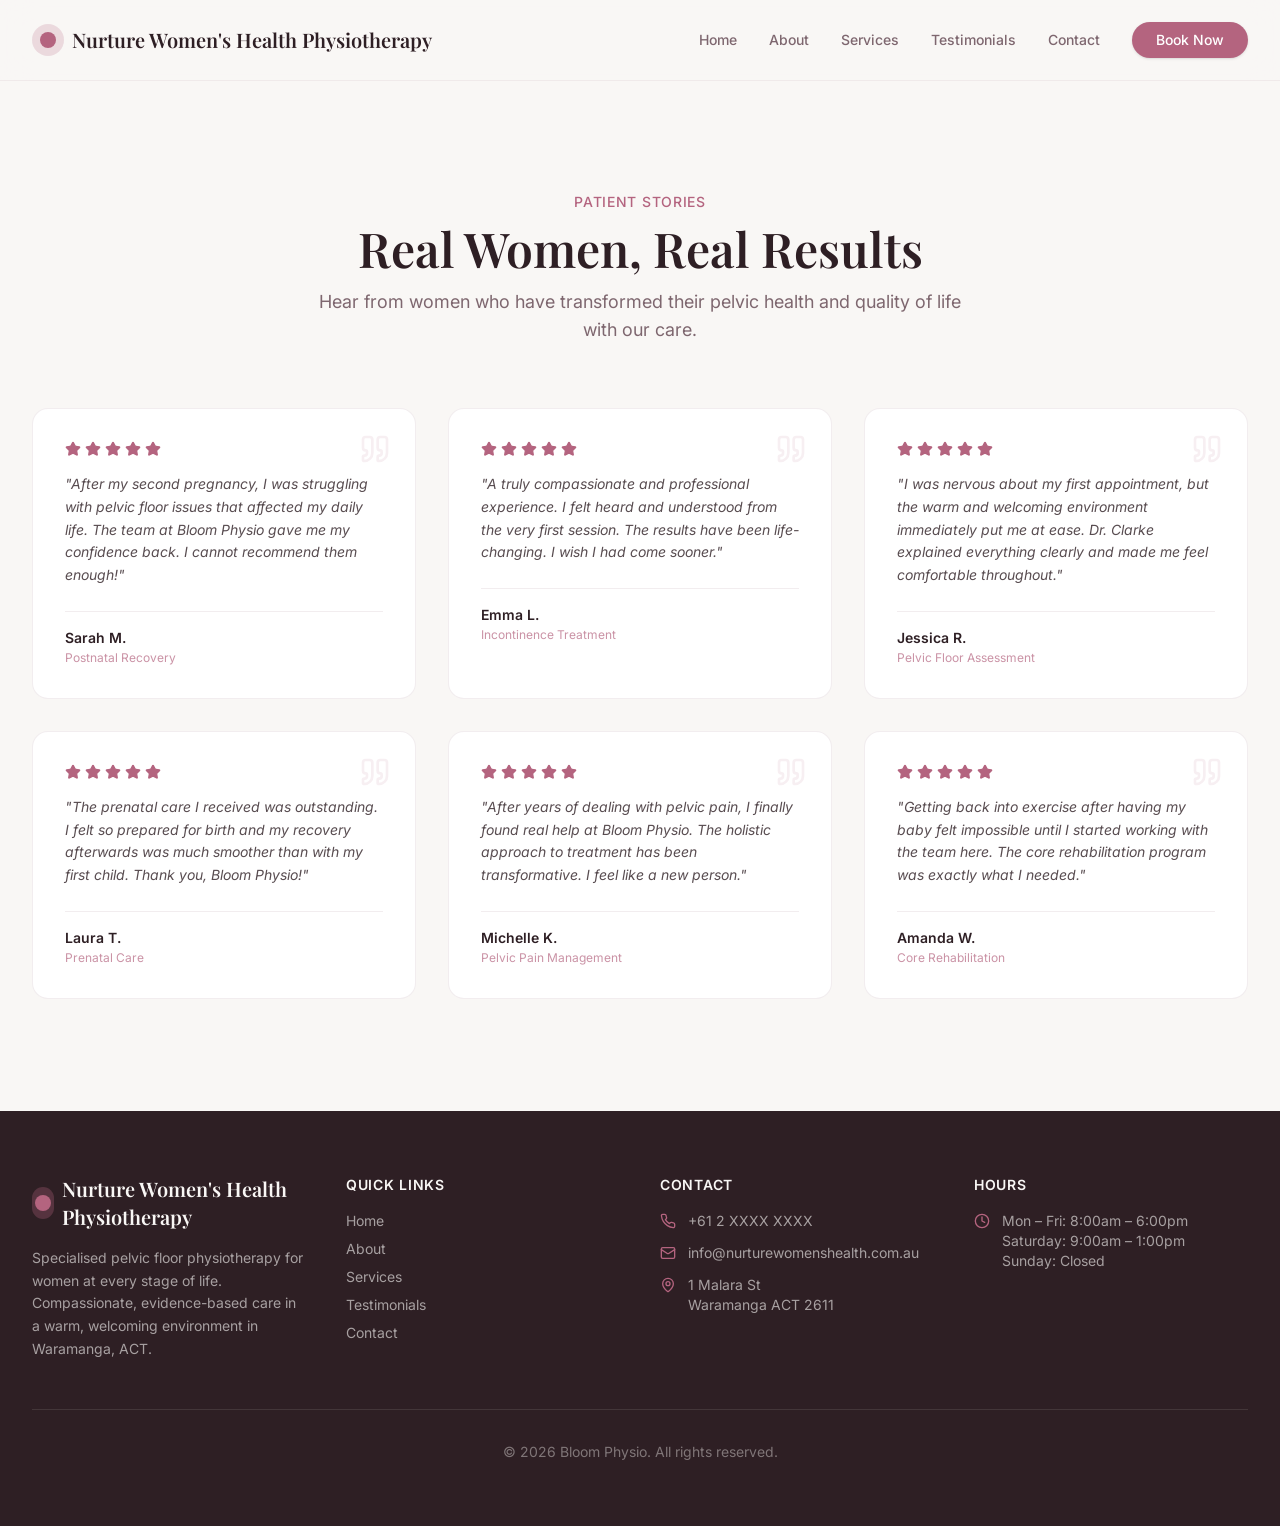
<file: www/Testimonials.html>
<html lang="en">

<head>
    <meta charset="utf-8">    
    <title>
        Testimonials | Nurture Womens Health Physiotherapy
    </title>
    <meta content="Empowering women through specialized pelvic floor rehabilitation and holistic wellness care."
        name="description">
    <meta content="Empowering women through specialized pelvic floor rehabilitation and holistic wellness care."
        name="description">
    <meta content="Nurture Womens Health Physiotherapy">
    <meta content="Empowering women through specialized pelvic floor rehabilitation and holistic wellness care.">        
    <meta content="Nurture Womens Health Physiotherapy">
    <meta content="Nurture Womens Health Physiotherapy">
    <meta content="Empowering women through specialized pelvic floor rehabilitation and holistic wellness care." name="twitter:description">    
    <meta content="summary_large_image" name="twitter:card">
    <meta content="https://www.nurturewomenshealth.com.au" name="twitter:url">
    <meta content="yes" name="mobile-web-app-capable">
    <meta content="black" name="apple-mobile-web-app-status-bar-style">
    <meta content="Nurture Womens Health Physiotherapy" name="apple-mobile-web-app-title">
    <link href="assets/css/style.css" rel="stylesheet">
</head>

<body>
    <div id="root">
        <div class="min-h-screen flex flex-col">
            <nav class="fixed top-0 left-0 right-0 z-50 bg-background/80 backdrop-blur-lg border-b border-border/50">
                <div class="max-w-7xl mx-auto px-6 lg:px-8">
                    <div class="flex items-center justify-between h-16 lg:h-20"><a class="flex items-center gap-2"
                            href="index.html">
                            <div class="w-8 h-8 rounded-full bg-primary/20 flex items-center justify-center">
                                <div class="w-4 h-4 rounded-full bg-primary"></div>
                            </div><span class="font-playfair text-xl font-semibold text-foreground">Nurture Women's
                                Health Physiotherapy</span>
                        </a>
                        <div class="hidden lg:flex items-center gap-8"><a
                                class="text-sm font-medium transition-colors hover:text-primary text-muted-foreground"
                                href="index.html">Home</a><a
                                class="text-sm font-medium transition-colors hover:text-primary text-muted-foreground"
                                href="About.html">About</a><a
                                class="text-sm font-medium transition-colors hover:text-primary text-muted-foreground"
                                href="Services.html">Services</a><a
                                class="text-sm font-medium transition-colors hover:text-primary text-muted-foreground"
                                href="Testimonials.html">Testimonials</a><a
                                class="text-sm font-medium transition-colors hover:text-primary text-muted-foreground"
                                href="Contact.html">Contact</a><a href="BookAppointment.html"><button
                                    class="inline-flex items-center justify-center gap-2 whitespace-nowrap text-sm font-medium transition-colors focus-visible:outline-none focus-visible:ring-1 focus-visible:ring-ring disabled:pointer-events-none disabled:opacity-50 [&amp;_svg]:pointer-events-none [&amp;_svg]:size-4 [&amp;_svg]:shrink-0 shadow h-9 py-2 bg-primary hover:bg-primary/90 text-primary-foreground rounded-full px-6">Book
                                    Now</button></a></div><button class="lg:hidden p-2 text-foreground"><svg
                                xmlns="http://www.w3.org/2000/svg" width="24" height="24" viewBox="0 0 24 24"
                                fill="none" stroke="currentColor" stroke-width="2" stroke-linecap="round"
                                stroke-linejoin="round" class="lucide lucide-menu w-5 h-5">
                                <line x1="4" x2="20" y1="12" y2="12"></line>
                                <line x1="4" x2="20" y1="6" y2="6"></line>
                                <line x1="4" x2="20" y1="18" y2="18"></line>
                            </svg></button>
                    </div>
                </div>
            </nav>
            <main class="flex-1 pt-16 lg:pt-20">
                <div class="py-20 lg:py-28">
                    <div class="max-w-7xl mx-auto px-6 lg:px-8">
                        <div class="text-center mb-16 max-w-2xl mx-auto" style="opacity: 1; transform: none;"><span
                                class="text-primary text-sm font-medium tracking-wider uppercase">Patient Stories</span>
                            <h1 class="font-playfair text-3xl lg:text-5xl font-semibold text-foreground mt-3 mb-4">Real
                                Women, Real Results</h1>
                            <p class="text-muted-foreground text-lg">Hear from women who have transformed their pelvic
                                health and quality of life with our care.</p>
                        </div>
                        <div class="grid grid-cols-1 md:grid-cols-2 lg:grid-cols-3 gap-8">
                            <div class="bg-card rounded-2xl p-8 border border-border/50 relative group hover:shadow-lg hover:border-primary/20 transition-all duration-300"
                                style="opacity: 1; transform: none;"><svg xmlns="http://www.w3.org/2000/svg" width="24"
                                    height="24" viewBox="0 0 24 24" fill="none" stroke="currentColor" stroke-width="2"
                                    stroke-linecap="round" stroke-linejoin="round"
                                    class="lucide lucide-quote w-8 h-8 text-primary/10 absolute top-6 right-6 group-hover:text-primary/20 transition-colors">
                                    <path
                                        d="M16 3a2 2 0 0 0-2 2v6a2 2 0 0 0 2 2 1 1 0 0 1 1 1v1a2 2 0 0 1-2 2 1 1 0 0 0-1 1v2a1 1 0 0 0 1 1 6 6 0 0 0 6-6V5a2 2 0 0 0-2-2z">
                                    </path>
                                    <path
                                        d="M5 3a2 2 0 0 0-2 2v6a2 2 0 0 0 2 2 1 1 0 0 1 1 1v1a2 2 0 0 1-2 2 1 1 0 0 0-1 1v2a1 1 0 0 0 1 1 6 6 0 0 0 6-6V5a2 2 0 0 0-2-2z">
                                    </path>
                                </svg>
                                <div class="flex gap-1 mb-4"><svg xmlns="http://www.w3.org/2000/svg" width="24"
                                        height="24" viewBox="0 0 24 24" fill="none" stroke="currentColor"
                                        stroke-width="2" stroke-linecap="round" stroke-linejoin="round"
                                        class="lucide lucide-star w-4 h-4 fill-primary text-primary">
                                        <path
                                            d="M11.525 2.295a.53.53 0 0 1 .95 0l2.31 4.679a2.123 2.123 0 0 0 1.595 1.16l5.166.756a.53.53 0 0 1 .294.904l-3.736 3.638a2.123 2.123 0 0 0-.611 1.878l.882 5.14a.53.53 0 0 1-.771.56l-4.618-2.428a2.122 2.122 0 0 0-1.973 0L6.396 21.01a.53.53 0 0 1-.77-.56l.881-5.139a2.122 2.122 0 0 0-.611-1.879L2.16 9.795a.53.53 0 0 1 .294-.906l5.165-.755a2.122 2.122 0 0 0 1.597-1.16z">
                                        </path>
                                    </svg><svg xmlns="http://www.w3.org/2000/svg" width="24" height="24"
                                        viewBox="0 0 24 24" fill="none" stroke="currentColor" stroke-width="2"
                                        stroke-linecap="round" stroke-linejoin="round"
                                        class="lucide lucide-star w-4 h-4 fill-primary text-primary">
                                        <path
                                            d="M11.525 2.295a.53.53 0 0 1 .95 0l2.31 4.679a2.123 2.123 0 0 0 1.595 1.16l5.166.756a.53.53 0 0 1 .294.904l-3.736 3.638a2.123 2.123 0 0 0-.611 1.878l.882 5.14a.53.53 0 0 1-.771.56l-4.618-2.428a2.122 2.122 0 0 0-1.973 0L6.396 21.01a.53.53 0 0 1-.77-.56l.881-5.139a2.122 2.122 0 0 0-.611-1.879L2.16 9.795a.53.53 0 0 1 .294-.906l5.165-.755a2.122 2.122 0 0 0 1.597-1.16z">
                                        </path>
                                    </svg><svg xmlns="http://www.w3.org/2000/svg" width="24" height="24"
                                        viewBox="0 0 24 24" fill="none" stroke="currentColor" stroke-width="2"
                                        stroke-linecap="round" stroke-linejoin="round"
                                        class="lucide lucide-star w-4 h-4 fill-primary text-primary">
                                        <path
                                            d="M11.525 2.295a.53.53 0 0 1 .95 0l2.31 4.679a2.123 2.123 0 0 0 1.595 1.16l5.166.756a.53.53 0 0 1 .294.904l-3.736 3.638a2.123 2.123 0 0 0-.611 1.878l.882 5.14a.53.53 0 0 1-.771.56l-4.618-2.428a2.122 2.122 0 0 0-1.973 0L6.396 21.01a.53.53 0 0 1-.77-.56l.881-5.139a2.122 2.122 0 0 0-.611-1.879L2.16 9.795a.53.53 0 0 1 .294-.906l5.165-.755a2.122 2.122 0 0 0 1.597-1.16z">
                                        </path>
                                    </svg><svg xmlns="http://www.w3.org/2000/svg" width="24" height="24"
                                        viewBox="0 0 24 24" fill="none" stroke="currentColor" stroke-width="2"
                                        stroke-linecap="round" stroke-linejoin="round"
                                        class="lucide lucide-star w-4 h-4 fill-primary text-primary">
                                        <path
                                            d="M11.525 2.295a.53.53 0 0 1 .95 0l2.31 4.679a2.123 2.123 0 0 0 1.595 1.16l5.166.756a.53.53 0 0 1 .294.904l-3.736 3.638a2.123 2.123 0 0 0-.611 1.878l.882 5.14a.53.53 0 0 1-.771.56l-4.618-2.428a2.122 2.122 0 0 0-1.973 0L6.396 21.01a.53.53 0 0 1-.77-.56l.881-5.139a2.122 2.122 0 0 0-.611-1.879L2.16 9.795a.53.53 0 0 1 .294-.906l5.165-.755a2.122 2.122 0 0 0 1.597-1.16z">
                                        </path>
                                    </svg><svg xmlns="http://www.w3.org/2000/svg" width="24" height="24"
                                        viewBox="0 0 24 24" fill="none" stroke="currentColor" stroke-width="2"
                                        stroke-linecap="round" stroke-linejoin="round"
                                        class="lucide lucide-star w-4 h-4 fill-primary text-primary">
                                        <path
                                            d="M11.525 2.295a.53.53 0 0 1 .95 0l2.31 4.679a2.123 2.123 0 0 0 1.595 1.16l5.166.756a.53.53 0 0 1 .294.904l-3.736 3.638a2.123 2.123 0 0 0-.611 1.878l.882 5.14a.53.53 0 0 1-.771.56l-4.618-2.428a2.122 2.122 0 0 0-1.973 0L6.396 21.01a.53.53 0 0 1-.77-.56l.881-5.139a2.122 2.122 0 0 0-.611-1.879L2.16 9.795a.53.53 0 0 1 .294-.906l5.165-.755a2.122 2.122 0 0 0 1.597-1.16z">
                                        </path>
                                    </svg></div>
                                <p class="text-foreground/80 text-sm leading-relaxed mb-6 italic">"After my second
                                    pregnancy, I was struggling with pelvic floor issues that affected my daily life.
                                    The team at Bloom Physio gave me my confidence back. I cannot recommend them
                                    enough!"</p>
                                <div class="border-t border-border/50 pt-4">
                                    <p class="font-semibold text-sm text-foreground">Sarah M.</p>
                                    <p class="text-xs text-primary/70 mt-0.5">Postnatal Recovery</p>
                                </div>
                            </div>
                            <div class="bg-card rounded-2xl p-8 border border-border/50 relative group hover:shadow-lg hover:border-primary/20 transition-all duration-300"
                                style="opacity: 1; transform: none;"><svg xmlns="http://www.w3.org/2000/svg" width="24"
                                    height="24" viewBox="0 0 24 24" fill="none" stroke="currentColor" stroke-width="2"
                                    stroke-linecap="round" stroke-linejoin="round"
                                    class="lucide lucide-quote w-8 h-8 text-primary/10 absolute top-6 right-6 group-hover:text-primary/20 transition-colors">
                                    <path
                                        d="M16 3a2 2 0 0 0-2 2v6a2 2 0 0 0 2 2 1 1 0 0 1 1 1v1a2 2 0 0 1-2 2 1 1 0 0 0-1 1v2a1 1 0 0 0 1 1 6 6 0 0 0 6-6V5a2 2 0 0 0-2-2z">
                                    </path>
                                    <path
                                        d="M5 3a2 2 0 0 0-2 2v6a2 2 0 0 0 2 2 1 1 0 0 1 1 1v1a2 2 0 0 1-2 2 1 1 0 0 0-1 1v2a1 1 0 0 0 1 1 6 6 0 0 0 6-6V5a2 2 0 0 0-2-2z">
                                    </path>
                                </svg>
                                <div class="flex gap-1 mb-4"><svg xmlns="http://www.w3.org/2000/svg" width="24"
                                        height="24" viewBox="0 0 24 24" fill="none" stroke="currentColor"
                                        stroke-width="2" stroke-linecap="round" stroke-linejoin="round"
                                        class="lucide lucide-star w-4 h-4 fill-primary text-primary">
                                        <path
                                            d="M11.525 2.295a.53.53 0 0 1 .95 0l2.31 4.679a2.123 2.123 0 0 0 1.595 1.16l5.166.756a.53.53 0 0 1 .294.904l-3.736 3.638a2.123 2.123 0 0 0-.611 1.878l.882 5.14a.53.53 0 0 1-.771.56l-4.618-2.428a2.122 2.122 0 0 0-1.973 0L6.396 21.01a.53.53 0 0 1-.77-.56l.881-5.139a2.122 2.122 0 0 0-.611-1.879L2.16 9.795a.53.53 0 0 1 .294-.906l5.165-.755a2.122 2.122 0 0 0 1.597-1.16z">
                                        </path>
                                    </svg><svg xmlns="http://www.w3.org/2000/svg" width="24" height="24"
                                        viewBox="0 0 24 24" fill="none" stroke="currentColor" stroke-width="2"
                                        stroke-linecap="round" stroke-linejoin="round"
                                        class="lucide lucide-star w-4 h-4 fill-primary text-primary">
                                        <path
                                            d="M11.525 2.295a.53.53 0 0 1 .95 0l2.31 4.679a2.123 2.123 0 0 0 1.595 1.16l5.166.756a.53.53 0 0 1 .294.904l-3.736 3.638a2.123 2.123 0 0 0-.611 1.878l.882 5.14a.53.53 0 0 1-.771.56l-4.618-2.428a2.122 2.122 0 0 0-1.973 0L6.396 21.01a.53.53 0 0 1-.77-.56l.881-5.139a2.122 2.122 0 0 0-.611-1.879L2.16 9.795a.53.53 0 0 1 .294-.906l5.165-.755a2.122 2.122 0 0 0 1.597-1.16z">
                                        </path>
                                    </svg><svg xmlns="http://www.w3.org/2000/svg" width="24" height="24"
                                        viewBox="0 0 24 24" fill="none" stroke="currentColor" stroke-width="2"
                                        stroke-linecap="round" stroke-linejoin="round"
                                        class="lucide lucide-star w-4 h-4 fill-primary text-primary">
                                        <path
                                            d="M11.525 2.295a.53.53 0 0 1 .95 0l2.31 4.679a2.123 2.123 0 0 0 1.595 1.16l5.166.756a.53.53 0 0 1 .294.904l-3.736 3.638a2.123 2.123 0 0 0-.611 1.878l.882 5.14a.53.53 0 0 1-.771.56l-4.618-2.428a2.122 2.122 0 0 0-1.973 0L6.396 21.01a.53.53 0 0 1-.77-.56l.881-5.139a2.122 2.122 0 0 0-.611-1.879L2.16 9.795a.53.53 0 0 1 .294-.906l5.165-.755a2.122 2.122 0 0 0 1.597-1.16z">
                                        </path>
                                    </svg><svg xmlns="http://www.w3.org/2000/svg" width="24" height="24"
                                        viewBox="0 0 24 24" fill="none" stroke="currentColor" stroke-width="2"
                                        stroke-linecap="round" stroke-linejoin="round"
                                        class="lucide lucide-star w-4 h-4 fill-primary text-primary">
                                        <path
                                            d="M11.525 2.295a.53.53 0 0 1 .95 0l2.31 4.679a2.123 2.123 0 0 0 1.595 1.16l5.166.756a.53.53 0 0 1 .294.904l-3.736 3.638a2.123 2.123 0 0 0-.611 1.878l.882 5.14a.53.53 0 0 1-.771.56l-4.618-2.428a2.122 2.122 0 0 0-1.973 0L6.396 21.01a.53.53 0 0 1-.77-.56l.881-5.139a2.122 2.122 0 0 0-.611-1.879L2.16 9.795a.53.53 0 0 1 .294-.906l5.165-.755a2.122 2.122 0 0 0 1.597-1.16z">
                                        </path>
                                    </svg><svg xmlns="http://www.w3.org/2000/svg" width="24" height="24"
                                        viewBox="0 0 24 24" fill="none" stroke="currentColor" stroke-width="2"
                                        stroke-linecap="round" stroke-linejoin="round"
                                        class="lucide lucide-star w-4 h-4 fill-primary text-primary">
                                        <path
                                            d="M11.525 2.295a.53.53 0 0 1 .95 0l2.31 4.679a2.123 2.123 0 0 0 1.595 1.16l5.166.756a.53.53 0 0 1 .294.904l-3.736 3.638a2.123 2.123 0 0 0-.611 1.878l.882 5.14a.53.53 0 0 1-.771.56l-4.618-2.428a2.122 2.122 0 0 0-1.973 0L6.396 21.01a.53.53 0 0 1-.77-.56l.881-5.139a2.122 2.122 0 0 0-.611-1.879L2.16 9.795a.53.53 0 0 1 .294-.906l5.165-.755a2.122 2.122 0 0 0 1.597-1.16z">
                                        </path>
                                    </svg></div>
                                <p class="text-foreground/80 text-sm leading-relaxed mb-6 italic">"A truly compassionate
                                    and professional experience. I felt heard and understood from the very first
                                    session. The results have been life-changing. I wish I had come sooner."</p>
                                <div class="border-t border-border/50 pt-4">
                                    <p class="font-semibold text-sm text-foreground">Emma L.</p>
                                    <p class="text-xs text-primary/70 mt-0.5">Incontinence Treatment</p>
                                </div>
                            </div>
                            <div class="bg-card rounded-2xl p-8 border border-border/50 relative group hover:shadow-lg hover:border-primary/20 transition-all duration-300"
                                style="opacity: 1; transform: none;"><svg xmlns="http://www.w3.org/2000/svg" width="24"
                                    height="24" viewBox="0 0 24 24" fill="none" stroke="currentColor" stroke-width="2"
                                    stroke-linecap="round" stroke-linejoin="round"
                                    class="lucide lucide-quote w-8 h-8 text-primary/10 absolute top-6 right-6 group-hover:text-primary/20 transition-colors">
                                    <path
                                        d="M16 3a2 2 0 0 0-2 2v6a2 2 0 0 0 2 2 1 1 0 0 1 1 1v1a2 2 0 0 1-2 2 1 1 0 0 0-1 1v2a1 1 0 0 0 1 1 6 6 0 0 0 6-6V5a2 2 0 0 0-2-2z">
                                    </path>
                                    <path
                                        d="M5 3a2 2 0 0 0-2 2v6a2 2 0 0 0 2 2 1 1 0 0 1 1 1v1a2 2 0 0 1-2 2 1 1 0 0 0-1 1v2a1 1 0 0 0 1 1 6 6 0 0 0 6-6V5a2 2 0 0 0-2-2z">
                                    </path>
                                </svg>
                                <div class="flex gap-1 mb-4"><svg xmlns="http://www.w3.org/2000/svg" width="24"
                                        height="24" viewBox="0 0 24 24" fill="none" stroke="currentColor"
                                        stroke-width="2" stroke-linecap="round" stroke-linejoin="round"
                                        class="lucide lucide-star w-4 h-4 fill-primary text-primary">
                                        <path
                                            d="M11.525 2.295a.53.53 0 0 1 .95 0l2.31 4.679a2.123 2.123 0 0 0 1.595 1.16l5.166.756a.53.53 0 0 1 .294.904l-3.736 3.638a2.123 2.123 0 0 0-.611 1.878l.882 5.14a.53.53 0 0 1-.771.56l-4.618-2.428a2.122 2.122 0 0 0-1.973 0L6.396 21.01a.53.53 0 0 1-.77-.56l.881-5.139a2.122 2.122 0 0 0-.611-1.879L2.16 9.795a.53.53 0 0 1 .294-.906l5.165-.755a2.122 2.122 0 0 0 1.597-1.16z">
                                        </path>
                                    </svg><svg xmlns="http://www.w3.org/2000/svg" width="24" height="24"
                                        viewBox="0 0 24 24" fill="none" stroke="currentColor" stroke-width="2"
                                        stroke-linecap="round" stroke-linejoin="round"
                                        class="lucide lucide-star w-4 h-4 fill-primary text-primary">
                                        <path
                                            d="M11.525 2.295a.53.53 0 0 1 .95 0l2.31 4.679a2.123 2.123 0 0 0 1.595 1.16l5.166.756a.53.53 0 0 1 .294.904l-3.736 3.638a2.123 2.123 0 0 0-.611 1.878l.882 5.14a.53.53 0 0 1-.771.56l-4.618-2.428a2.122 2.122 0 0 0-1.973 0L6.396 21.01a.53.53 0 0 1-.77-.56l.881-5.139a2.122 2.122 0 0 0-.611-1.879L2.16 9.795a.53.53 0 0 1 .294-.906l5.165-.755a2.122 2.122 0 0 0 1.597-1.16z">
                                        </path>
                                    </svg><svg xmlns="http://www.w3.org/2000/svg" width="24" height="24"
                                        viewBox="0 0 24 24" fill="none" stroke="currentColor" stroke-width="2"
                                        stroke-linecap="round" stroke-linejoin="round"
                                        class="lucide lucide-star w-4 h-4 fill-primary text-primary">
                                        <path
                                            d="M11.525 2.295a.53.53 0 0 1 .95 0l2.31 4.679a2.123 2.123 0 0 0 1.595 1.16l5.166.756a.53.53 0 0 1 .294.904l-3.736 3.638a2.123 2.123 0 0 0-.611 1.878l.882 5.14a.53.53 0 0 1-.771.56l-4.618-2.428a2.122 2.122 0 0 0-1.973 0L6.396 21.01a.53.53 0 0 1-.77-.56l.881-5.139a2.122 2.122 0 0 0-.611-1.879L2.16 9.795a.53.53 0 0 1 .294-.906l5.165-.755a2.122 2.122 0 0 0 1.597-1.16z">
                                        </path>
                                    </svg><svg xmlns="http://www.w3.org/2000/svg" width="24" height="24"
                                        viewBox="0 0 24 24" fill="none" stroke="currentColor" stroke-width="2"
                                        stroke-linecap="round" stroke-linejoin="round"
                                        class="lucide lucide-star w-4 h-4 fill-primary text-primary">
                                        <path
                                            d="M11.525 2.295a.53.53 0 0 1 .95 0l2.31 4.679a2.123 2.123 0 0 0 1.595 1.16l5.166.756a.53.53 0 0 1 .294.904l-3.736 3.638a2.123 2.123 0 0 0-.611 1.878l.882 5.14a.53.53 0 0 1-.771.56l-4.618-2.428a2.122 2.122 0 0 0-1.973 0L6.396 21.01a.53.53 0 0 1-.77-.56l.881-5.139a2.122 2.122 0 0 0-.611-1.879L2.16 9.795a.53.53 0 0 1 .294-.906l5.165-.755a2.122 2.122 0 0 0 1.597-1.16z">
                                        </path>
                                    </svg><svg xmlns="http://www.w3.org/2000/svg" width="24" height="24"
                                        viewBox="0 0 24 24" fill="none" stroke="currentColor" stroke-width="2"
                                        stroke-linecap="round" stroke-linejoin="round"
                                        class="lucide lucide-star w-4 h-4 fill-primary text-primary">
                                        <path
                                            d="M11.525 2.295a.53.53 0 0 1 .95 0l2.31 4.679a2.123 2.123 0 0 0 1.595 1.16l5.166.756a.53.53 0 0 1 .294.904l-3.736 3.638a2.123 2.123 0 0 0-.611 1.878l.882 5.14a.53.53 0 0 1-.771.56l-4.618-2.428a2.122 2.122 0 0 0-1.973 0L6.396 21.01a.53.53 0 0 1-.77-.56l.881-5.139a2.122 2.122 0 0 0-.611-1.879L2.16 9.795a.53.53 0 0 1 .294-.906l5.165-.755a2.122 2.122 0 0 0 1.597-1.16z">
                                        </path>
                                    </svg></div>
                                <p class="text-foreground/80 text-sm leading-relaxed mb-6 italic">"I was nervous about
                                    my first appointment, but the warm and welcoming environment immediately put me at
                                    ease. Dr. Clarke explained everything clearly and made me feel comfortable
                                    throughout."</p>
                                <div class="border-t border-border/50 pt-4">
                                    <p class="font-semibold text-sm text-foreground">Jessica R.</p>
                                    <p class="text-xs text-primary/70 mt-0.5">Pelvic Floor Assessment</p>
                                </div>
                            </div>
                            <div class="bg-card rounded-2xl p-8 border border-border/50 relative group hover:shadow-lg hover:border-primary/20 transition-all duration-300"
                                style="opacity: 1; transform: none;"><svg xmlns="http://www.w3.org/2000/svg" width="24"
                                    height="24" viewBox="0 0 24 24" fill="none" stroke="currentColor" stroke-width="2"
                                    stroke-linecap="round" stroke-linejoin="round"
                                    class="lucide lucide-quote w-8 h-8 text-primary/10 absolute top-6 right-6 group-hover:text-primary/20 transition-colors">
                                    <path
                                        d="M16 3a2 2 0 0 0-2 2v6a2 2 0 0 0 2 2 1 1 0 0 1 1 1v1a2 2 0 0 1-2 2 1 1 0 0 0-1 1v2a1 1 0 0 0 1 1 6 6 0 0 0 6-6V5a2 2 0 0 0-2-2z">
                                    </path>
                                    <path
                                        d="M5 3a2 2 0 0 0-2 2v6a2 2 0 0 0 2 2 1 1 0 0 1 1 1v1a2 2 0 0 1-2 2 1 1 0 0 0-1 1v2a1 1 0 0 0 1 1 6 6 0 0 0 6-6V5a2 2 0 0 0-2-2z">
                                    </path>
                                </svg>
                                <div class="flex gap-1 mb-4"><svg xmlns="http://www.w3.org/2000/svg" width="24"
                                        height="24" viewBox="0 0 24 24" fill="none" stroke="currentColor"
                                        stroke-width="2" stroke-linecap="round" stroke-linejoin="round"
                                        class="lucide lucide-star w-4 h-4 fill-primary text-primary">
                                        <path
                                            d="M11.525 2.295a.53.53 0 0 1 .95 0l2.31 4.679a2.123 2.123 0 0 0 1.595 1.16l5.166.756a.53.53 0 0 1 .294.904l-3.736 3.638a2.123 2.123 0 0 0-.611 1.878l.882 5.14a.53.53 0 0 1-.771.56l-4.618-2.428a2.122 2.122 0 0 0-1.973 0L6.396 21.01a.53.53 0 0 1-.77-.56l.881-5.139a2.122 2.122 0 0 0-.611-1.879L2.16 9.795a.53.53 0 0 1 .294-.906l5.165-.755a2.122 2.122 0 0 0 1.597-1.16z">
                                        </path>
                                    </svg><svg xmlns="http://www.w3.org/2000/svg" width="24" height="24"
                                        viewBox="0 0 24 24" fill="none" stroke="currentColor" stroke-width="2"
                                        stroke-linecap="round" stroke-linejoin="round"
                                        class="lucide lucide-star w-4 h-4 fill-primary text-primary">
                                        <path
                                            d="M11.525 2.295a.53.53 0 0 1 .95 0l2.31 4.679a2.123 2.123 0 0 0 1.595 1.16l5.166.756a.53.53 0 0 1 .294.904l-3.736 3.638a2.123 2.123 0 0 0-.611 1.878l.882 5.14a.53.53 0 0 1-.771.56l-4.618-2.428a2.122 2.122 0 0 0-1.973 0L6.396 21.01a.53.53 0 0 1-.77-.56l.881-5.139a2.122 2.122 0 0 0-.611-1.879L2.16 9.795a.53.53 0 0 1 .294-.906l5.165-.755a2.122 2.122 0 0 0 1.597-1.16z">
                                        </path>
                                    </svg><svg xmlns="http://www.w3.org/2000/svg" width="24" height="24"
                                        viewBox="0 0 24 24" fill="none" stroke="currentColor" stroke-width="2"
                                        stroke-linecap="round" stroke-linejoin="round"
                                        class="lucide lucide-star w-4 h-4 fill-primary text-primary">
                                        <path
                                            d="M11.525 2.295a.53.53 0 0 1 .95 0l2.31 4.679a2.123 2.123 0 0 0 1.595 1.16l5.166.756a.53.53 0 0 1 .294.904l-3.736 3.638a2.123 2.123 0 0 0-.611 1.878l.882 5.14a.53.53 0 0 1-.771.56l-4.618-2.428a2.122 2.122 0 0 0-1.973 0L6.396 21.01a.53.53 0 0 1-.77-.56l.881-5.139a2.122 2.122 0 0 0-.611-1.879L2.16 9.795a.53.53 0 0 1 .294-.906l5.165-.755a2.122 2.122 0 0 0 1.597-1.16z">
                                        </path>
                                    </svg><svg xmlns="http://www.w3.org/2000/svg" width="24" height="24"
                                        viewBox="0 0 24 24" fill="none" stroke="currentColor" stroke-width="2"
                                        stroke-linecap="round" stroke-linejoin="round"
                                        class="lucide lucide-star w-4 h-4 fill-primary text-primary">
                                        <path
                                            d="M11.525 2.295a.53.53 0 0 1 .95 0l2.31 4.679a2.123 2.123 0 0 0 1.595 1.16l5.166.756a.53.53 0 0 1 .294.904l-3.736 3.638a2.123 2.123 0 0 0-.611 1.878l.882 5.14a.53.53 0 0 1-.771.56l-4.618-2.428a2.122 2.122 0 0 0-1.973 0L6.396 21.01a.53.53 0 0 1-.77-.56l.881-5.139a2.122 2.122 0 0 0-.611-1.879L2.16 9.795a.53.53 0 0 1 .294-.906l5.165-.755a2.122 2.122 0 0 0 1.597-1.16z">
                                        </path>
                                    </svg><svg xmlns="http://www.w3.org/2000/svg" width="24" height="24"
                                        viewBox="0 0 24 24" fill="none" stroke="currentColor" stroke-width="2"
                                        stroke-linecap="round" stroke-linejoin="round"
                                        class="lucide lucide-star w-4 h-4 fill-primary text-primary">
                                        <path
                                            d="M11.525 2.295a.53.53 0 0 1 .95 0l2.31 4.679a2.123 2.123 0 0 0 1.595 1.16l5.166.756a.53.53 0 0 1 .294.904l-3.736 3.638a2.123 2.123 0 0 0-.611 1.878l.882 5.14a.53.53 0 0 1-.771.56l-4.618-2.428a2.122 2.122 0 0 0-1.973 0L6.396 21.01a.53.53 0 0 1-.77-.56l.881-5.139a2.122 2.122 0 0 0-.611-1.879L2.16 9.795a.53.53 0 0 1 .294-.906l5.165-.755a2.122 2.122 0 0 0 1.597-1.16z">
                                        </path>
                                    </svg></div>
                                <p class="text-foreground/80 text-sm leading-relaxed mb-6 italic">"The prenatal care I
                                    received was outstanding. I felt so prepared for birth and my recovery afterwards
                                    was much smoother than with my first child. Thank you, Bloom Physio!"</p>
                                <div class="border-t border-border/50 pt-4">
                                    <p class="font-semibold text-sm text-foreground">Laura T.</p>
                                    <p class="text-xs text-primary/70 mt-0.5">Prenatal Care</p>
                                </div>
                            </div>
                            <div class="bg-card rounded-2xl p-8 border border-border/50 relative group hover:shadow-lg hover:border-primary/20 transition-all duration-300"
                                style="opacity: 1; transform: none;"><svg xmlns="http://www.w3.org/2000/svg" width="24"
                                    height="24" viewBox="0 0 24 24" fill="none" stroke="currentColor" stroke-width="2"
                                    stroke-linecap="round" stroke-linejoin="round"
                                    class="lucide lucide-quote w-8 h-8 text-primary/10 absolute top-6 right-6 group-hover:text-primary/20 transition-colors">
                                    <path
                                        d="M16 3a2 2 0 0 0-2 2v6a2 2 0 0 0 2 2 1 1 0 0 1 1 1v1a2 2 0 0 1-2 2 1 1 0 0 0-1 1v2a1 1 0 0 0 1 1 6 6 0 0 0 6-6V5a2 2 0 0 0-2-2z">
                                    </path>
                                    <path
                                        d="M5 3a2 2 0 0 0-2 2v6a2 2 0 0 0 2 2 1 1 0 0 1 1 1v1a2 2 0 0 1-2 2 1 1 0 0 0-1 1v2a1 1 0 0 0 1 1 6 6 0 0 0 6-6V5a2 2 0 0 0-2-2z">
                                    </path>
                                </svg>
                                <div class="flex gap-1 mb-4"><svg xmlns="http://www.w3.org/2000/svg" width="24"
                                        height="24" viewBox="0 0 24 24" fill="none" stroke="currentColor"
                                        stroke-width="2" stroke-linecap="round" stroke-linejoin="round"
                                        class="lucide lucide-star w-4 h-4 fill-primary text-primary">
                                        <path
                                            d="M11.525 2.295a.53.53 0 0 1 .95 0l2.31 4.679a2.123 2.123 0 0 0 1.595 1.16l5.166.756a.53.53 0 0 1 .294.904l-3.736 3.638a2.123 2.123 0 0 0-.611 1.878l.882 5.14a.53.53 0 0 1-.771.56l-4.618-2.428a2.122 2.122 0 0 0-1.973 0L6.396 21.01a.53.53 0 0 1-.77-.56l.881-5.139a2.122 2.122 0 0 0-.611-1.879L2.16 9.795a.53.53 0 0 1 .294-.906l5.165-.755a2.122 2.122 0 0 0 1.597-1.16z">
                                        </path>
                                    </svg><svg xmlns="http://www.w3.org/2000/svg" width="24" height="24"
                                        viewBox="0 0 24 24" fill="none" stroke="currentColor" stroke-width="2"
                                        stroke-linecap="round" stroke-linejoin="round"
                                        class="lucide lucide-star w-4 h-4 fill-primary text-primary">
                                        <path
                                            d="M11.525 2.295a.53.53 0 0 1 .95 0l2.31 4.679a2.123 2.123 0 0 0 1.595 1.16l5.166.756a.53.53 0 0 1 .294.904l-3.736 3.638a2.123 2.123 0 0 0-.611 1.878l.882 5.14a.53.53 0 0 1-.771.56l-4.618-2.428a2.122 2.122 0 0 0-1.973 0L6.396 21.01a.53.53 0 0 1-.77-.56l.881-5.139a2.122 2.122 0 0 0-.611-1.879L2.16 9.795a.53.53 0 0 1 .294-.906l5.165-.755a2.122 2.122 0 0 0 1.597-1.16z">
                                        </path>
                                    </svg><svg xmlns="http://www.w3.org/2000/svg" width="24" height="24"
                                        viewBox="0 0 24 24" fill="none" stroke="currentColor" stroke-width="2"
                                        stroke-linecap="round" stroke-linejoin="round"
                                        class="lucide lucide-star w-4 h-4 fill-primary text-primary">
                                        <path
                                            d="M11.525 2.295a.53.53 0 0 1 .95 0l2.31 4.679a2.123 2.123 0 0 0 1.595 1.16l5.166.756a.53.53 0 0 1 .294.904l-3.736 3.638a2.123 2.123 0 0 0-.611 1.878l.882 5.14a.53.53 0 0 1-.771.56l-4.618-2.428a2.122 2.122 0 0 0-1.973 0L6.396 21.01a.53.53 0 0 1-.77-.56l.881-5.139a2.122 2.122 0 0 0-.611-1.879L2.16 9.795a.53.53 0 0 1 .294-.906l5.165-.755a2.122 2.122 0 0 0 1.597-1.16z">
                                        </path>
                                    </svg><svg xmlns="http://www.w3.org/2000/svg" width="24" height="24"
                                        viewBox="0 0 24 24" fill="none" stroke="currentColor" stroke-width="2"
                                        stroke-linecap="round" stroke-linejoin="round"
                                        class="lucide lucide-star w-4 h-4 fill-primary text-primary">
                                        <path
                                            d="M11.525 2.295a.53.53 0 0 1 .95 0l2.31 4.679a2.123 2.123 0 0 0 1.595 1.16l5.166.756a.53.53 0 0 1 .294.904l-3.736 3.638a2.123 2.123 0 0 0-.611 1.878l.882 5.14a.53.53 0 0 1-.771.56l-4.618-2.428a2.122 2.122 0 0 0-1.973 0L6.396 21.01a.53.53 0 0 1-.77-.56l.881-5.139a2.122 2.122 0 0 0-.611-1.879L2.16 9.795a.53.53 0 0 1 .294-.906l5.165-.755a2.122 2.122 0 0 0 1.597-1.16z">
                                        </path>
                                    </svg><svg xmlns="http://www.w3.org/2000/svg" width="24" height="24"
                                        viewBox="0 0 24 24" fill="none" stroke="currentColor" stroke-width="2"
                                        stroke-linecap="round" stroke-linejoin="round"
                                        class="lucide lucide-star w-4 h-4 fill-primary text-primary">
                                        <path
                                            d="M11.525 2.295a.53.53 0 0 1 .95 0l2.31 4.679a2.123 2.123 0 0 0 1.595 1.16l5.166.756a.53.53 0 0 1 .294.904l-3.736 3.638a2.123 2.123 0 0 0-.611 1.878l.882 5.14a.53.53 0 0 1-.771.56l-4.618-2.428a2.122 2.122 0 0 0-1.973 0L6.396 21.01a.53.53 0 0 1-.77-.56l.881-5.139a2.122 2.122 0 0 0-.611-1.879L2.16 9.795a.53.53 0 0 1 .294-.906l5.165-.755a2.122 2.122 0 0 0 1.597-1.16z">
                                        </path>
                                    </svg></div>
                                <p class="text-foreground/80 text-sm leading-relaxed mb-6 italic">"After years of
                                    dealing with pelvic pain, I finally found real help at Bloom Physio. The holistic
                                    approach to treatment has been transformative. I feel like a new person."</p>
                                <div class="border-t border-border/50 pt-4">
                                    <p class="font-semibold text-sm text-foreground">Michelle K.</p>
                                    <p class="text-xs text-primary/70 mt-0.5">Pelvic Pain Management</p>
                                </div>
                            </div>
                            <div class="bg-card rounded-2xl p-8 border border-border/50 relative group hover:shadow-lg hover:border-primary/20 transition-all duration-300"
                                style="opacity: 1; transform: none;"><svg xmlns="http://www.w3.org/2000/svg" width="24"
                                    height="24" viewBox="0 0 24 24" fill="none" stroke="currentColor" stroke-width="2"
                                    stroke-linecap="round" stroke-linejoin="round"
                                    class="lucide lucide-quote w-8 h-8 text-primary/10 absolute top-6 right-6 group-hover:text-primary/20 transition-colors">
                                    <path
                                        d="M16 3a2 2 0 0 0-2 2v6a2 2 0 0 0 2 2 1 1 0 0 1 1 1v1a2 2 0 0 1-2 2 1 1 0 0 0-1 1v2a1 1 0 0 0 1 1 6 6 0 0 0 6-6V5a2 2 0 0 0-2-2z">
                                    </path>
                                    <path
                                        d="M5 3a2 2 0 0 0-2 2v6a2 2 0 0 0 2 2 1 1 0 0 1 1 1v1a2 2 0 0 1-2 2 1 1 0 0 0-1 1v2a1 1 0 0 0 1 1 6 6 0 0 0 6-6V5a2 2 0 0 0-2-2z">
                                    </path>
                                </svg>
                                <div class="flex gap-1 mb-4"><svg xmlns="http://www.w3.org/2000/svg" width="24"
                                        height="24" viewBox="0 0 24 24" fill="none" stroke="currentColor"
                                        stroke-width="2" stroke-linecap="round" stroke-linejoin="round"
                                        class="lucide lucide-star w-4 h-4 fill-primary text-primary">
                                        <path
                                            d="M11.525 2.295a.53.53 0 0 1 .95 0l2.31 4.679a2.123 2.123 0 0 0 1.595 1.16l5.166.756a.53.53 0 0 1 .294.904l-3.736 3.638a2.123 2.123 0 0 0-.611 1.878l.882 5.14a.53.53 0 0 1-.771.56l-4.618-2.428a2.122 2.122 0 0 0-1.973 0L6.396 21.01a.53.53 0 0 1-.77-.56l.881-5.139a2.122 2.122 0 0 0-.611-1.879L2.16 9.795a.53.53 0 0 1 .294-.906l5.165-.755a2.122 2.122 0 0 0 1.597-1.16z">
                                        </path>
                                    </svg><svg xmlns="http://www.w3.org/2000/svg" width="24" height="24"
                                        viewBox="0 0 24 24" fill="none" stroke="currentColor" stroke-width="2"
                                        stroke-linecap="round" stroke-linejoin="round"
                                        class="lucide lucide-star w-4 h-4 fill-primary text-primary">
                                        <path
                                            d="M11.525 2.295a.53.53 0 0 1 .95 0l2.31 4.679a2.123 2.123 0 0 0 1.595 1.16l5.166.756a.53.53 0 0 1 .294.904l-3.736 3.638a2.123 2.123 0 0 0-.611 1.878l.882 5.14a.53.53 0 0 1-.771.56l-4.618-2.428a2.122 2.122 0 0 0-1.973 0L6.396 21.01a.53.53 0 0 1-.77-.56l.881-5.139a2.122 2.122 0 0 0-.611-1.879L2.16 9.795a.53.53 0 0 1 .294-.906l5.165-.755a2.122 2.122 0 0 0 1.597-1.16z">
                                        </path>
                                    </svg><svg xmlns="http://www.w3.org/2000/svg" width="24" height="24"
                                        viewBox="0 0 24 24" fill="none" stroke="currentColor" stroke-width="2"
                                        stroke-linecap="round" stroke-linejoin="round"
                                        class="lucide lucide-star w-4 h-4 fill-primary text-primary">
                                        <path
                                            d="M11.525 2.295a.53.53 0 0 1 .95 0l2.31 4.679a2.123 2.123 0 0 0 1.595 1.16l5.166.756a.53.53 0 0 1 .294.904l-3.736 3.638a2.123 2.123 0 0 0-.611 1.878l.882 5.14a.53.53 0 0 1-.771.56l-4.618-2.428a2.122 2.122 0 0 0-1.973 0L6.396 21.01a.53.53 0 0 1-.77-.56l.881-5.139a2.122 2.122 0 0 0-.611-1.879L2.16 9.795a.53.53 0 0 1 .294-.906l5.165-.755a2.122 2.122 0 0 0 1.597-1.16z">
                                        </path>
                                    </svg><svg xmlns="http://www.w3.org/2000/svg" width="24" height="24"
                                        viewBox="0 0 24 24" fill="none" stroke="currentColor" stroke-width="2"
                                        stroke-linecap="round" stroke-linejoin="round"
                                        class="lucide lucide-star w-4 h-4 fill-primary text-primary">
                                        <path
                                            d="M11.525 2.295a.53.53 0 0 1 .95 0l2.31 4.679a2.123 2.123 0 0 0 1.595 1.16l5.166.756a.53.53 0 0 1 .294.904l-3.736 3.638a2.123 2.123 0 0 0-.611 1.878l.882 5.14a.53.53 0 0 1-.771.56l-4.618-2.428a2.122 2.122 0 0 0-1.973 0L6.396 21.01a.53.53 0 0 1-.77-.56l.881-5.139a2.122 2.122 0 0 0-.611-1.879L2.16 9.795a.53.53 0 0 1 .294-.906l5.165-.755a2.122 2.122 0 0 0 1.597-1.16z">
                                        </path>
                                    </svg><svg xmlns="http://www.w3.org/2000/svg" width="24" height="24"
                                        viewBox="0 0 24 24" fill="none" stroke="currentColor" stroke-width="2"
                                        stroke-linecap="round" stroke-linejoin="round"
                                        class="lucide lucide-star w-4 h-4 fill-primary text-primary">
                                        <path
                                            d="M11.525 2.295a.53.53 0 0 1 .95 0l2.31 4.679a2.123 2.123 0 0 0 1.595 1.16l5.166.756a.53.53 0 0 1 .294.904l-3.736 3.638a2.123 2.123 0 0 0-.611 1.878l.882 5.14a.53.53 0 0 1-.771.56l-4.618-2.428a2.122 2.122 0 0 0-1.973 0L6.396 21.01a.53.53 0 0 1-.77-.56l.881-5.139a2.122 2.122 0 0 0-.611-1.879L2.16 9.795a.53.53 0 0 1 .294-.906l5.165-.755a2.122 2.122 0 0 0 1.597-1.16z">
                                        </path>
                                    </svg></div>
                                <p class="text-foreground/80 text-sm leading-relaxed mb-6 italic">"Getting back into
                                    exercise after having my baby felt impossible until I started working with the team
                                    here. The core rehabilitation program was exactly what I needed."</p>
                                <div class="border-t border-border/50 pt-4">
                                    <p class="font-semibold text-sm text-foreground">Amanda W.</p>
                                    <p class="text-xs text-primary/70 mt-0.5">Core Rehabilitation</p>
                                </div>
                            </div>
                        </div>
                    </div>
                </div>
            </main>
            <footer class="bg-foreground text-background">
                <div class="max-w-7xl mx-auto px-6 lg:px-8 py-16">
                    <div class="grid grid-cols-1 md:grid-cols-2 lg:grid-cols-4 gap-10">
                        <div>
                            <div class="flex items-center gap-2 mb-4">
                                <div class="w-8 h-8 rounded-full bg-primary/30 flex items-center justify-center">
                                    <div class="w-4 h-4 rounded-full bg-primary"></div>
                                </div><span class="font-playfair text-xl font-semibold">Nurture Women's Health
                                    Physiotherapy</span>
                            </div>
                            <p class="text-background/60 text-sm leading-relaxed">Specialised pelvic floor physiotherapy
                                for women at every stage of life. Compassionate, evidence-based care in a warm,
                                welcoming environment in Waramanga, ACT.</p>
                        </div>
                        <div>
                            <h4 class="font-semibold mb-4 text-sm uppercase tracking-wider">Quick Links</h4>
                            <div class="space-y-2"><a
                                    class="block text-sm text-background/60 hover:text-primary transition-colors"
                                    href="index.html">Home</a><a
                                    class="block text-sm text-background/60 hover:text-primary transition-colors"
                                    href="About.html">About</a><a
                                    class="block text-sm text-background/60 hover:text-primary transition-colors"
                                    href="Services.html">Services</a><a
                                    class="block text-sm text-background/60 hover:text-primary transition-colors"
                                    href="Testimonials.html">Testimonials</a><a
                                    class="block text-sm text-background/60 hover:text-primary transition-colors"
                                    href="Contact.html">Contact</a></div>
                        </div>
                        <div>
                            <h4 class="font-semibold mb-4 text-sm uppercase tracking-wider">Contact</h4>
                            <div class="space-y-3">
                                <div class="flex items-start gap-3"><svg xmlns="http://www.w3.org/2000/svg" width="24"
                                        height="24" viewBox="0 0 24 24" fill="none" stroke="currentColor"
                                        stroke-width="2" stroke-linecap="round" stroke-linejoin="round"
                                        class="lucide lucide-phone w-4 h-4 text-primary mt-0.5">
                                        <path
                                            d="M22 16.92v3a2 2 0 0 1-2.18 2 19.79 19.79 0 0 1-8.63-3.07 19.5 19.5 0 0 1-6-6 19.79 19.79 0 0 1-3.07-8.67A2 2 0 0 1 4.11 2h3a2 2 0 0 1 2 1.72 12.84 12.84 0 0 0 .7 2.81 2 2 0 0 1-.45 2.11L8.09 9.91a16 16 0 0 0 6 6l1.27-1.27a2 2 0 0 1 2.11-.45 12.84 12.84 0 0 0 2.81.7A2 2 0 0 1 22 16.92z">
                                        </path>
                                    </svg><span class="text-sm text-background/60">+61 2 XXXX XXXX</span></div>
                                <div class="flex items-start gap-3"><svg xmlns="http://www.w3.org/2000/svg" width="24"
                                        height="24" viewBox="0 0 24 24" fill="none" stroke="currentColor"
                                        stroke-width="2" stroke-linecap="round" stroke-linejoin="round"
                                        class="lucide lucide-mail w-4 h-4 text-primary mt-0.5">
                                        <rect width="20" height="16" x="2" y="4" rx="2"></rect>
                                        <path d="m22 7-8.97 5.7a1.94 1.94 0 0 1-2.06 0L2 7"></path>
                                    </svg><span
                                        class="text-sm text-background/60">info@nurturewomenshealth.com.au</span></div>
                                <div class="flex items-start gap-3"><svg xmlns="http://www.w3.org/2000/svg" width="24"
                                        height="24" viewBox="0 0 24 24" fill="none" stroke="currentColor"
                                        stroke-width="2" stroke-linecap="round" stroke-linejoin="round"
                                        class="lucide lucide-map-pin w-4 h-4 text-primary mt-0.5">
                                        <path
                                            d="M20 10c0 4.993-5.539 10.193-7.399 11.799a1 1 0 0 1-1.202 0C9.539 20.193 4 14.993 4 10a8 8 0 0 1 16 0">
                                        </path>
                                        <circle cx="12" cy="10" r="3"></circle>
                                    </svg><span class="text-sm text-background/60">1 Malara St<br>Waramanga ACT
                                        2611</span></div>
                            </div>
                        </div>
                        <div>
                            <h4 class="font-semibold mb-4 text-sm uppercase tracking-wider">Hours</h4>
                            <div class="space-y-2">
                                <div class="flex items-start gap-3"><svg xmlns="http://www.w3.org/2000/svg" width="24"
                                        height="24" viewBox="0 0 24 24" fill="none" stroke="currentColor"
                                        stroke-width="2" stroke-linecap="round" stroke-linejoin="round"
                                        class="lucide lucide-clock w-4 h-4 text-primary mt-0.5">
                                        <circle cx="12" cy="12" r="10"></circle>
                                        <polyline points="12 6 12 12 16 14"></polyline>
                                    </svg>
                                    <div class="text-sm text-background/60">
                                        <p>Mon – Fri: 8:00am – 6:00pm</p>
                                        <p>Saturday: 9:00am – 1:00pm</p>
                                        <p>Sunday: Closed</p>
                                    </div>
                                </div>
                            </div>
                        </div>
                    </div>
                    <div class="border-t border-background/10 mt-12 pt-8 text-center">
                        <p class="text-sm text-background/40">© 2026 Bloom Physio. All rights reserved.</p>
                    </div>
                </div>
            </footer>
        </div>
        <div
            class="fixed top-0 z-[100] flex max-h-screen w-full flex-col-reverse p-4 sm:bottom-0 sm:right-0 sm:top-auto sm:flex-col md:max-w-[420px]">
            <div
                class="fixed top-0 z-[100] flex max-h-screen w-full flex-col-reverse p-4 sm:bottom-0 sm:right-0 sm:top-auto sm:flex-col md:max-w-[420px]">
            </div>
        </div>
    </div>


    
</body>

</html>
</file>
<file: www/assets/css/style.css>
@import"https://fonts.googleapis.com/css2?family=Inter:wght@300;400;500;600;700&family=Playfair+Display:ital,wght@0,400;0,500;0,600;0,700;1,400;1,500&display=swap";*,:before,:after {
    --tw-border-spacing-x: 0;
    --tw-border-spacing-y: 0;
    --tw-translate-x: 0;
    --tw-translate-y: 0;
    --tw-rotate: 0;
    --tw-skew-x: 0;
    --tw-skew-y: 0;
    --tw-scale-x: 1;
    --tw-scale-y: 1;
    --tw-pan-x: ;
    --tw-pan-y: ;
    --tw-pinch-zoom: ;
    --tw-scroll-snap-strictness: proximity;
    --tw-gradient-from-position: ;
    --tw-gradient-via-position: ;
    --tw-gradient-to-position: ;
    --tw-ordinal: ;
    --tw-slashed-zero: ;
    --tw-numeric-figure: ;
    --tw-numeric-spacing: ;
    --tw-numeric-fraction: ;
    --tw-ring-inset: ;
    --tw-ring-offset-width: 0px;
    --tw-ring-offset-color: #fff;
    --tw-ring-color: rgb(59 130 246 / .5);
    --tw-ring-offset-shadow: 0 0 #0000;
    --tw-ring-shadow: 0 0 #0000;
    --tw-shadow: 0 0 #0000;
    --tw-shadow-colored: 0 0 #0000;
    --tw-blur: ;
    --tw-brightness: ;
    --tw-contrast: ;
    --tw-grayscale: ;
    --tw-hue-rotate: ;
    --tw-invert: ;
    --tw-saturate: ;
    --tw-sepia: ;
    --tw-drop-shadow: ;
    --tw-backdrop-blur: ;
    --tw-backdrop-brightness: ;
    --tw-backdrop-contrast: ;
    --tw-backdrop-grayscale: ;
    --tw-backdrop-hue-rotate: ;
    --tw-backdrop-invert: ;
    --tw-backdrop-opacity: ;
    --tw-backdrop-saturate: ;
    --tw-backdrop-sepia: ;
    --tw-contain-size: ;
    --tw-contain-layout: ;
    --tw-contain-paint: ;
    --tw-contain-style:
}

::backdrop {
    --tw-border-spacing-x: 0;
    --tw-border-spacing-y: 0;
    --tw-translate-x: 0;
    --tw-translate-y: 0;
    --tw-rotate: 0;
    --tw-skew-x: 0;
    --tw-skew-y: 0;
    --tw-scale-x: 1;
    --tw-scale-y: 1;
    --tw-pan-x: ;
    --tw-pan-y: ;
    --tw-pinch-zoom: ;
    --tw-scroll-snap-strictness: proximity;
    --tw-gradient-from-position: ;
    --tw-gradient-via-position: ;
    --tw-gradient-to-position: ;
    --tw-ordinal: ;
    --tw-slashed-zero: ;
    --tw-numeric-figure: ;
    --tw-numeric-spacing: ;
    --tw-numeric-fraction: ;
    --tw-ring-inset: ;
    --tw-ring-offset-width: 0px;
    --tw-ring-offset-color: #fff;
    --tw-ring-color: rgb(59 130 246 / .5);
    --tw-ring-offset-shadow: 0 0 #0000;
    --tw-ring-shadow: 0 0 #0000;
    --tw-shadow: 0 0 #0000;
    --tw-shadow-colored: 0 0 #0000;
    --tw-blur: ;
    --tw-brightness: ;
    --tw-contrast: ;
    --tw-grayscale: ;
    --tw-hue-rotate: ;
    --tw-invert: ;
    --tw-saturate: ;
    --tw-sepia: ;
    --tw-drop-shadow: ;
    --tw-backdrop-blur: ;
    --tw-backdrop-brightness: ;
    --tw-backdrop-contrast: ;
    --tw-backdrop-grayscale: ;
    --tw-backdrop-hue-rotate: ;
    --tw-backdrop-invert: ;
    --tw-backdrop-opacity: ;
    --tw-backdrop-saturate: ;
    --tw-backdrop-sepia: ;
    --tw-contain-size: ;
    --tw-contain-layout: ;
    --tw-contain-paint: ;
    --tw-contain-style:
}

*,:before,:after {
    box-sizing: border-box;
    border-width: 0;
    border-style: solid;
    border-color: #e5e7eb
}

:before,:after {
    --tw-content: ""
}

html,:host {
    line-height: 1.5;
    -webkit-text-size-adjust: 100%;
    -moz-tab-size: 4;
    -o-tab-size: 4;
    tab-size: 4;
    font-family: ui-sans-serif,system-ui,sans-serif,"Apple Color Emoji","Segoe UI Emoji",Segoe UI Symbol,"Noto Color Emoji";
    font-feature-settings: normal;
    font-variation-settings: normal;
    -webkit-tap-highlight-color: transparent
}

body {
    margin: 0;
    line-height: inherit
}

hr {
    height: 0;
    color: inherit;
    border-top-width: 1px
}

abbr:where([title]) {
    -webkit-text-decoration: underline dotted;
    text-decoration: underline dotted
}

h1,h2,h3,h4,h5,h6 {
    font-size: inherit;
    font-weight: inherit
}

a {
    color: inherit;
    text-decoration: inherit
}

b,strong {
    font-weight: bolder
}

code,kbd,samp,pre {
    font-family: ui-monospace,SFMono-Regular,Menlo,Monaco,Consolas,Liberation Mono,Courier New,monospace;
    font-feature-settings: normal;
    font-variation-settings: normal;
    font-size: 1em
}

small {
    font-size: 80%
}

sub,sup {
    font-size: 75%;
    line-height: 0;
    position: relative;
    vertical-align: baseline
}

sub {
    bottom: -.25em
}

sup {
    top: -.5em
}

table {
    text-indent: 0;
    border-color: inherit;
    border-collapse: collapse
}

button,input,optgroup,select,textarea {
    font-family: inherit;
    font-feature-settings: inherit;
    font-variation-settings: inherit;
    font-size: 100%;
    font-weight: inherit;
    line-height: inherit;
    letter-spacing: inherit;
    color: inherit;
    margin: 0;
    padding: 0
}

button,select {
    text-transform: none
}

button,input:where([type=button]),input:where([type=reset]),input:where([type=submit]) {
    -webkit-appearance: button;
    background-color: transparent;
    background-image: none
}

:-moz-focusring {
    outline: auto
}

:-moz-ui-invalid {
    box-shadow: none
}

progress {
    vertical-align: baseline
}

::-webkit-inner-spin-button,::-webkit-outer-spin-button {
    height: auto
}

[type=search] {
    -webkit-appearance: textfield;
    outline-offset: -2px
}

::-webkit-search-decoration {
    -webkit-appearance: none
}

::-webkit-file-upload-button {
    -webkit-appearance: button;
    font: inherit
}

summary {
    display: list-item
}

blockquote,dl,dd,h1,h2,h3,h4,h5,h6,hr,figure,p,pre {
    margin: 0
}

fieldset {
    margin: 0;
    padding: 0
}

legend {
    padding: 0
}

ol,ul,menu {
    list-style: none;
    margin: 0;
    padding: 0
}

dialog {
    padding: 0
}

textarea {
    resize: vertical
}

input::-moz-placeholder,textarea::-moz-placeholder {
    opacity: 1;
    color: #9ca3af
}

input::placeholder,textarea::placeholder {
    opacity: 1;
    color: #9ca3af
}

button,[role=button] {
    cursor: pointer
}

:disabled {
    cursor: default
}

img,svg,video,canvas,audio,iframe,embed,object {
    display: block;
    vertical-align: middle
}

img,video {
    max-width: 100%;
    height: auto
}

[hidden]:where(:not([hidden=until-found])) {
    display: none
}

:root {
    --font-inter: "Inter", sans-serif;
    --font-playfair: "Playfair Display", serif;
    --background: 30 25% 97%;
    --foreground: 340 20% 15%;
    --card: 0 0% 100%;
    --card-foreground: 340 20% 15%;
    --popover: 0 0% 100%;
    --popover-foreground: 340 20% 15%;
    --primary: 340 35% 55%;
    --primary-foreground: 0 0% 100%;
    --secondary: 150 20% 90%;
    --secondary-foreground: 150 25% 30%;
    --muted: 30 15% 93%;
    --muted-foreground: 340 10% 45%;
    --accent: 150 20% 85%;
    --accent-foreground: 150 30% 25%;
    --destructive: 0 84.2% 60.2%;
    --destructive-foreground: 0 0% 98%;
    --border: 340 15% 88%;
    --input: 340 15% 88%;
    --ring: 340 35% 55%;
    --chart-1: 340 35% 55%;
    --chart-2: 150 25% 50%;
    --chart-3: 30 40% 60%;
    --chart-4: 280 20% 60%;
    --chart-5: 200 25% 55%;
    --radius: .75rem;
    --sidebar-background: 0 0% 98%;
    --sidebar-foreground: 240 5.3% 26.1%;
    --sidebar-primary: 340 35% 55%;
    --sidebar-primary-foreground: 0 0% 98%;
    --sidebar-accent: 150 20% 90%;
    --sidebar-accent-foreground: 150 30% 25%;
    --sidebar-border: 340 15% 88%;
    --sidebar-ring: 340 35% 55%
}

.dark {
    --background: 340 15% 8%;
    --foreground: 30 20% 95%;
    --card: 340 15% 12%;
    --card-foreground: 30 20% 95%;
    --popover: 340 15% 12%;
    --popover-foreground: 30 20% 95%;
    --primary: 340 35% 60%;
    --primary-foreground: 0 0% 100%;
    --secondary: 150 15% 18%;
    --secondary-foreground: 150 20% 85%;
    --muted: 340 10% 18%;
    --muted-foreground: 340 10% 60%;
    --accent: 150 15% 20%;
    --accent-foreground: 150 20% 85%;
    --destructive: 0 62.8% 30.6%;
    --destructive-foreground: 0 0% 98%;
    --border: 340 10% 20%;
    --input: 340 10% 20%;
    --ring: 340 35% 60%;
    --chart-1: 220 70% 50%;
    --chart-2: 160 60% 45%;
    --chart-3: 30 80% 55%;
    --chart-4: 280 65% 60%;
    --chart-5: 340 75% 55%;
    --sidebar-background: 340 15% 10%;
    --sidebar-foreground: 30 20% 90%;
    --sidebar-primary: 340 35% 60%;
    --sidebar-primary-foreground: 0 0% 100%;
    --sidebar-accent: 150 15% 18%;
    --sidebar-accent-foreground: 150 20% 85%;
    --sidebar-border: 340 10% 20%;
    --sidebar-ring: 340 35% 55%
}

* {
    border-color: hsl(var(--border));
    outline-color: hsl(var(--ring) / .5)
}

body {
    background-color: hsl(var(--background));
    font-family: var(--font-inter);
    color: hsl(var(--foreground))
}

.sr-only {
    position: absolute;
    width: 1px;
    height: 1px;
    padding: 0;
    margin: -1px;
    overflow: hidden;
    clip: rect(0,0,0,0);
    white-space: nowrap;
    border-width: 0
}

.pointer-events-none {
    pointer-events: none
}

.pointer-events-auto {
    pointer-events: auto
}

.visible {
    visibility: visible
}

.invisible {
    visibility: hidden
}

.fixed {
    position: fixed
}

.absolute {
    position: absolute
}

.relative {
    position: relative
}

.inset-0 {
    top: 0;
    right: 0;
    bottom: 0;
    left: 0
}

.inset-x-0 {
    left: 0;
    right: 0
}

.inset-y-0 {
    top: 0;
    bottom: 0
}

.-bottom-12 {
    bottom: -3rem
}

.-bottom-6 {
    bottom: -1.5rem
}

.-left-12 {
    left: -3rem
}

.-right-12 {
    right: -3rem
}

.-right-6 {
    right: -1.5rem
}

.-top-12 {
    top: -3rem
}

.bottom-0 {
    bottom: 0
}

.left-0 {
    left: 0
}

.left-1 {
    left: .25rem
}

.left-1\/2 {
    left: 50%
}

.left-2 {
    left: .5rem
}

.left-\[50\%\] {
    left: 50%
}

.right-0 {
    right: 0
}

.right-1 {
    right: .25rem
}

.right-2 {
    right: .5rem
}

.right-3 {
    right: .75rem
}

.right-4 {
    right: 1rem
}

.right-6 {
    right: 1.5rem
}

.top-0 {
    top: 0
}

.top-1\.5 {
    top: .375rem
}

.top-1\/2 {
    top: 50%
}

.top-2 {
    top: .5rem
}

.top-3\.5 {
    top: .875rem
}

.top-4 {
    top: 1rem
}

.top-6 {
    top: 1.5rem
}

.top-\[1px\] {
    top: 1px
}

.top-\[50\%\] {
    top: 50%
}

.top-\[60\%\] {
    top: 60%
}

.top-full {
    top: 100%
}

.z-10 {
    z-index: 10
}

.z-20 {
    z-index: 20
}

.z-50 {
    z-index: 50
}

.z-\[100\] {
    z-index: 100
}

.z-\[1\] {
    z-index: 1
}

.-mx-1 {
    margin-left: -.25rem;
    margin-right: -.25rem
}

.mx-2 {
    margin-left: .5rem;
    margin-right: .5rem
}

.mx-3\.5 {
    margin-left: .875rem;
    margin-right: .875rem
}

.mx-auto {
    margin-left: auto;
    margin-right: auto
}

.my-0\.5 {
    margin-top: .125rem;
    margin-bottom: .125rem
}

.my-1 {
    margin-top: .25rem;
    margin-bottom: .25rem
}

.-ml-4 {
    margin-left: -1rem
}

.-mt-4 {
    margin-top: -1rem
}

.mb-1 {
    margin-bottom: .25rem
}

.mb-10 {
    margin-bottom: 2.5rem
}

.mb-12 {
    margin-bottom: 3rem
}

.mb-16 {
    margin-bottom: 4rem
}

.mb-2 {
    margin-bottom: .5rem
}

.mb-3 {
    margin-bottom: .75rem
}

.mb-4 {
    margin-bottom: 1rem
}

.mb-5 {
    margin-bottom: 1.25rem
}

.mb-6 {
    margin-bottom: 1.5rem
}

.mb-8 {
    margin-bottom: 2rem
}

.ml-1 {
    margin-left: .25rem
}

.ml-auto {
    margin-left: auto
}

.mr-2 {
    margin-right: .5rem
}

.mt-0\.5 {
    margin-top: .125rem
}

.mt-1\.5 {
    margin-top: .375rem
}

.mt-12 {
    margin-top: 3rem
}

.mt-2 {
    margin-top: .5rem
}

.mt-24 {
    margin-top: 6rem
}

.mt-3 {
    margin-top: .75rem
}

.mt-4 {
    margin-top: 1rem
}

.mt-8 {
    margin-top: 2rem
}

.mt-auto {
    margin-top: auto
}

.block {
    display: block
}

.inline-block {
    display: inline-block
}

.flex {
    display: flex
}

.inline-flex {
    display: inline-flex
}

.table {
    display: table
}

.grid {
    display: grid
}

.hidden {
    display: none
}

.aspect-square {
    aspect-ratio: 1 / 1
}

.aspect-video {
    aspect-ratio: 16 / 9
}

.size-4 {
    width: 1rem;
    height: 1rem
}

.h-0\.5 {
    height: .125rem
}

.h-1\.5 {
    height: .375rem
}

.h-10 {
    height: 2.5rem
}

.h-12 {
    height: 3rem
}

.h-14 {
    height: 3.5rem
}

.h-16 {
    height: 4rem
}

.h-2 {
    height: .5rem
}

.h-2\.5 {
    height: .625rem
}

.h-24 {
    height: 6rem
}

.h-3 {
    height: .75rem
}

.h-3\.5 {
    height: .875rem
}

.h-32 {
    height: 8rem
}

.h-4 {
    height: 1rem
}

.h-5 {
    height: 1.25rem
}

.h-6 {
    height: 1.5rem
}

.h-7 {
    height: 1.75rem
}

.h-8 {
    height: 2rem
}

.h-9 {
    height: 2.25rem
}

.h-\[1px\] {
    height: 1px
}

.h-\[var\(--radix-navigation-menu-viewport-height\)\] {
    height: var(--radix-navigation-menu-viewport-height)
}

.h-\[var\(--radix-select-trigger-height\)\] {
    height: var(--radix-select-trigger-height)
}

.h-auto {
    height: auto
}

.h-full {
    height: 100%
}

.h-px {
    height: 1px
}

.h-svh {
    height: 100svh
}

.max-h-96 {
    max-height: 24rem
}

.max-h-\[300px\] {
    max-height: 300px
}

.max-h-screen {
    max-height: 100vh
}

.min-h-0 {
    min-height: 0px
}

.min-h-\[60px\] {
    min-height: 60px
}

.min-h-screen {
    min-height: 100vh
}

.min-h-svh {
    min-height: 100svh
}

.w-0 {
    width: 0px
}

.w-1 {
    width: .25rem
}

.w-1\.5 {
    width: .375rem
}

.w-10 {
    width: 2.5rem
}

.w-12 {
    width: 3rem
}

.w-14 {
    width: 3.5rem
}

.w-16 {
    width: 4rem
}

.w-2 {
    width: .5rem
}

.w-2\.5 {
    width: .625rem
}

.w-3 {
    width: .75rem
}

.w-3\.5 {
    width: .875rem
}

.w-3\/4 {
    width: 75%
}

.w-4 {
    width: 1rem
}

.w-5 {
    width: 1.25rem
}

.w-6 {
    width: 1.5rem
}

.w-64 {
    width: 16rem
}

.w-7 {
    width: 1.75rem
}

.w-72 {
    width: 18rem
}

.w-8 {
    width: 2rem
}

.w-9 {
    width: 2.25rem
}

.w-\[--sidebar-width\] {
    width: var(--sidebar-width)
}

.w-\[100px\] {
    width: 100px
}

.w-\[1px\] {
    width: 1px
}

.w-auto {
    width: auto
}

.w-full {
    width: 100%
}

.w-max {
    width: -moz-max-content;
    width: max-content
}

.w-px {
    width: 1px
}

.min-w-0 {
    min-width: 0px
}

.min-w-10 {
    min-width: 2.5rem
}

.min-w-5 {
    min-width: 1.25rem
}

.min-w-8 {
    min-width: 2rem
}

.min-w-9 {
    min-width: 2.25rem
}

.min-w-\[12rem\] {
    min-width: 12rem
}

.min-w-\[8rem\] {
    min-width: 8rem
}

.min-w-\[var\(--radix-select-trigger-width\)\] {
    min-width: var(--radix-select-trigger-width)
}

.max-w-2xl {
    max-width: 42rem
}

.max-w-3xl {
    max-width: 48rem
}

.max-w-7xl {
    max-width: 80rem
}

.max-w-\[--skeleton-width\] {
    max-width: var(--skeleton-width)
}

.max-w-lg {
    max-width: 32rem
}

.max-w-max {
    max-width: -moz-max-content;
    max-width: max-content
}

.max-w-md {
    max-width: 28rem
}

.max-w-xl {
    max-width: 36rem
}

.flex-1 {
    flex: 1 1 0%
}

.flex-shrink-0,.shrink-0 {
    flex-shrink: 0
}

.grow {
    flex-grow: 1
}

.grow-0 {
    flex-grow: 0
}

.basis-full {
    flex-basis: 100%
}

.caption-bottom {
    caption-side: bottom
}

.border-collapse {
    border-collapse: collapse
}

.-translate-x-1\/2 {
    --tw-translate-x: -50%;
    transform: translate(var(--tw-translate-x),var(--tw-translate-y)) rotate(var(--tw-rotate)) skew(var(--tw-skew-x)) skewY(var(--tw-skew-y)) scaleX(var(--tw-scale-x)) scaleY(var(--tw-scale-y))
}

.-translate-x-px {
    --tw-translate-x: -1px;
    transform: translate(var(--tw-translate-x),var(--tw-translate-y)) rotate(var(--tw-rotate)) skew(var(--tw-skew-x)) skewY(var(--tw-skew-y)) scaleX(var(--tw-scale-x)) scaleY(var(--tw-scale-y))
}

.-translate-y-1\/2 {
    --tw-translate-y: -50%;
    transform: translate(var(--tw-translate-x),var(--tw-translate-y)) rotate(var(--tw-rotate)) skew(var(--tw-skew-x)) skewY(var(--tw-skew-y)) scaleX(var(--tw-scale-x)) scaleY(var(--tw-scale-y))
}

.translate-x-\[-50\%\] {
    --tw-translate-x: -50%;
    transform: translate(var(--tw-translate-x),var(--tw-translate-y)) rotate(var(--tw-rotate)) skew(var(--tw-skew-x)) skewY(var(--tw-skew-y)) scaleX(var(--tw-scale-x)) scaleY(var(--tw-scale-y))
}

.translate-x-px {
    --tw-translate-x: 1px;
    transform: translate(var(--tw-translate-x),var(--tw-translate-y)) rotate(var(--tw-rotate)) skew(var(--tw-skew-x)) skewY(var(--tw-skew-y)) scaleX(var(--tw-scale-x)) scaleY(var(--tw-scale-y))
}

.translate-y-\[-50\%\] {
    --tw-translate-y: -50%;
    transform: translate(var(--tw-translate-x),var(--tw-translate-y)) rotate(var(--tw-rotate)) skew(var(--tw-skew-x)) skewY(var(--tw-skew-y)) scaleX(var(--tw-scale-x)) scaleY(var(--tw-scale-y))
}

.rotate-45 {
    --tw-rotate: 45deg;
    transform: translate(var(--tw-translate-x),var(--tw-translate-y)) rotate(var(--tw-rotate)) skew(var(--tw-skew-x)) skewY(var(--tw-skew-y)) scaleX(var(--tw-scale-x)) scaleY(var(--tw-scale-y))
}

.rotate-90 {
    --tw-rotate: 90deg;
    transform: translate(var(--tw-translate-x),var(--tw-translate-y)) rotate(var(--tw-rotate)) skew(var(--tw-skew-x)) skewY(var(--tw-skew-y)) scaleX(var(--tw-scale-x)) scaleY(var(--tw-scale-y))
}

.transform {
    transform: translate(var(--tw-translate-x),var(--tw-translate-y)) rotate(var(--tw-rotate)) skew(var(--tw-skew-x)) skewY(var(--tw-skew-y)) scaleX(var(--tw-scale-x)) scaleY(var(--tw-scale-y))
}

@keyframes pulse {
    50% {
        opacity: .5
    }
}

.animate-pulse {
    animation: pulse 2s cubic-bezier(.4,0,.6,1) infinite
}

.cursor-default {
    cursor: default
}

.cursor-pointer {
    cursor: pointer
}

.touch-none {
    touch-action: none
}

.select-none {
    -webkit-user-select: none;
    -moz-user-select: none;
    user-select: none
}

.list-inside {
    list-style-position: inside
}

.list-disc {
    list-style-type: disc
}

.list-none {
    list-style-type: none
}

.grid-cols-1 {
    grid-template-columns: repeat(1,minmax(0,1fr))
}

.flex-row {
    flex-direction: row
}

.flex-col {
    flex-direction: column
}

.flex-col-reverse {
    flex-direction: column-reverse
}

.flex-wrap {
    flex-wrap: wrap
}

.items-start {
    align-items: flex-start
}

.items-end {
    align-items: flex-end
}

.items-center {
    align-items: center
}

.items-stretch {
    align-items: stretch
}

.justify-center {
    justify-content: center
}

.justify-between {
    justify-content: space-between
}

.gap-1 {
    gap: .25rem
}

.gap-1\.5 {
    gap: .375rem
}

.gap-10 {
    gap: 2.5rem
}

.gap-12 {
    gap: 3rem
}

.gap-16 {
    gap: 4rem
}

.gap-2 {
    gap: .5rem
}

.gap-3 {
    gap: .75rem
}

.gap-4 {
    gap: 1rem
}

.gap-6 {
    gap: 1.5rem
}

.gap-8 {
    gap: 2rem
}

.space-x-1>:not([hidden])~:not([hidden]) {
    --tw-space-x-reverse: 0;
    margin-right: calc(.25rem * var(--tw-space-x-reverse));
    margin-left: calc(.25rem * calc(1 - var(--tw-space-x-reverse)))
}

.space-x-3>:not([hidden])~:not([hidden]) {
    --tw-space-x-reverse: 0;
    margin-right: calc(.75rem * var(--tw-space-x-reverse));
    margin-left: calc(.75rem * calc(1 - var(--tw-space-x-reverse)))
}

.space-x-4>:not([hidden])~:not([hidden]) {
    --tw-space-x-reverse: 0;
    margin-right: calc(1rem * var(--tw-space-x-reverse));
    margin-left: calc(1rem * calc(1 - var(--tw-space-x-reverse)))
}

.space-y-1>:not([hidden])~:not([hidden]) {
    --tw-space-y-reverse: 0;
    margin-top: calc(.25rem * calc(1 - var(--tw-space-y-reverse)));
    margin-bottom: calc(.25rem * var(--tw-space-y-reverse))
}

.space-y-1\.5>:not([hidden])~:not([hidden]) {
    --tw-space-y-reverse: 0;
    margin-top: calc(.375rem * calc(1 - var(--tw-space-y-reverse)));
    margin-bottom: calc(.375rem * var(--tw-space-y-reverse))
}

.space-y-2>:not([hidden])~:not([hidden]) {
    --tw-space-y-reverse: 0;
    margin-top: calc(.5rem * calc(1 - var(--tw-space-y-reverse)));
    margin-bottom: calc(.5rem * var(--tw-space-y-reverse))
}

.space-y-3>:not([hidden])~:not([hidden]) {
    --tw-space-y-reverse: 0;
    margin-top: calc(.75rem * calc(1 - var(--tw-space-y-reverse)));
    margin-bottom: calc(.75rem * var(--tw-space-y-reverse))
}

.space-y-4>:not([hidden])~:not([hidden]) {
    --tw-space-y-reverse: 0;
    margin-top: calc(1rem * calc(1 - var(--tw-space-y-reverse)));
    margin-bottom: calc(1rem * var(--tw-space-y-reverse))
}

.space-y-6>:not([hidden])~:not([hidden]) {
    --tw-space-y-reverse: 0;
    margin-top: calc(1.5rem * calc(1 - var(--tw-space-y-reverse)));
    margin-bottom: calc(1.5rem * var(--tw-space-y-reverse))
}

.space-y-8>:not([hidden])~:not([hidden]) {
    --tw-space-y-reverse: 0;
    margin-top: calc(2rem * calc(1 - var(--tw-space-y-reverse)));
    margin-bottom: calc(2rem * var(--tw-space-y-reverse))
}

.overflow-auto {
    overflow: auto
}

.overflow-hidden {
    overflow: hidden
}

.overflow-y-auto {
    overflow-y: auto
}

.overflow-x-hidden {
    overflow-x: hidden
}

.whitespace-nowrap {
    white-space: nowrap
}

.break-words {
    overflow-wrap: break-word
}

.rounded-2xl {
    border-radius: 1rem
}

.rounded-\[2px\] {
    border-radius: 2px
}

.rounded-\[inherit\] {
    border-radius: inherit
}

.rounded-full {
    border-radius: 9999px
}

.rounded-lg {
    border-radius: var(--radius)
}

.rounded-md {
    border-radius: calc(var(--radius) - 2px)
}

.rounded-sm {
    border-radius: calc(var(--radius) - 4px)
}

.rounded-xl {
    border-radius: .75rem
}

.rounded-t-\[10px\] {
    border-top-left-radius: 10px;
    border-top-right-radius: 10px
}

.rounded-tl-sm {
    border-top-left-radius: calc(var(--radius) - 4px)
}

.border {
    border-width: 1px
}

.border-2 {
    border-width: 2px
}

.border-\[1\.5px\] {
    border-width: 1.5px
}

.border-y {
    border-top-width: 1px;
    border-bottom-width: 1px
}

.border-b {
    border-bottom-width: 1px
}

.border-l {
    border-left-width: 1px
}

.border-r {
    border-right-width: 1px
}

.border-t {
    border-top-width: 1px
}

.border-dashed {
    border-style: dashed
}

.border-\[--color-border\] {
    border-color: var(--color-border)
}

.border-background\/10 {
    border-color: hsl(var(--background) / .1)
}

.border-border {
    border-color: hsl(var(--border))
}

.border-border\/50 {
    border-color: hsl(var(--border) / .5)
}

.border-destructive {
    border-color: hsl(var(--destructive))
}

.border-destructive\/50 {
    border-color: hsl(var(--destructive) / .5)
}

.border-input {
    border-color: hsl(var(--input))
}

.border-primary {
    border-color: hsl(var(--primary))
}

.border-primary\/30 {
    border-color: hsl(var(--primary) / .3)
}

.border-primary\/50 {
    border-color: hsl(var(--primary) / .5)
}

.border-sidebar-border {
    border-color: hsl(var(--sidebar-border))
}

.border-slate-100 {
    --tw-border-opacity: 1;
    border-color: rgb(241 245 249 / var(--tw-border-opacity, 1))
}

.border-slate-200 {
    --tw-border-opacity: 1;
    border-color: rgb(226 232 240 / var(--tw-border-opacity, 1))
}

.border-transparent {
    border-color: transparent
}

.border-l-transparent {
    border-left-color: transparent
}

.border-t-transparent {
    border-top-color: transparent
}

.bg-\[--color-bg\] {
    background-color: var(--color-bg)
}

.bg-accent {
    background-color: hsl(var(--accent))
}

.bg-background {
    background-color: hsl(var(--background))
}

.bg-background\/80 {
    background-color: hsl(var(--background) / .8)
}

.bg-black\/80 {
    background-color: #000c
}

.bg-border {
    background-color: hsl(var(--border))
}

.bg-card {
    background-color: hsl(var(--card))
}

.bg-destructive {
    background-color: hsl(var(--destructive))
}

.bg-foreground {
    background-color: hsl(var(--foreground))
}

.bg-foreground\/80 {
    background-color: hsl(var(--foreground) / .8)
}

.bg-muted {
    background-color: hsl(var(--muted))
}

.bg-muted\/50 {
    background-color: hsl(var(--muted) / .5)
}

.bg-orange-100 {
    --tw-bg-opacity: 1;
    background-color: rgb(255 237 213 / var(--tw-bg-opacity, 1))
}

.bg-orange-400 {
    --tw-bg-opacity: 1;
    background-color: rgb(251 146 60 / var(--tw-bg-opacity, 1))
}

.bg-popover {
    background-color: hsl(var(--popover))
}

.bg-primary {
    background-color: hsl(var(--primary))
}

.bg-primary\/10 {
    background-color: hsl(var(--primary) / .1)
}

.bg-primary\/20 {
    background-color: hsl(var(--primary) / .2)
}

.bg-primary\/30 {
    background-color: hsl(var(--primary) / .3)
}

.bg-secondary {
    background-color: hsl(var(--secondary))
}

.bg-sidebar {
    background-color: hsl(var(--sidebar-background))
}

.bg-sidebar-border {
    background-color: hsl(var(--sidebar-border))
}

.bg-slate-100 {
    --tw-bg-opacity: 1;
    background-color: rgb(241 245 249 / var(--tw-bg-opacity, 1))
}

.bg-slate-200 {
    --tw-bg-opacity: 1;
    background-color: rgb(226 232 240 / var(--tw-bg-opacity, 1))
}

.bg-slate-50 {
    --tw-bg-opacity: 1;
    background-color: rgb(248 250 252 / var(--tw-bg-opacity, 1))
}

.bg-transparent {
    background-color: transparent
}

.bg-white {
    --tw-bg-opacity: 1;
    background-color: rgb(255 255 255 / var(--tw-bg-opacity, 1))
}

.bg-gradient-to-b {
    background-image: linear-gradient(to bottom,var(--tw-gradient-stops))
}

.bg-gradient-to-r {
    background-image: linear-gradient(to right,var(--tw-gradient-stops))
}

.from-background\/95 {
    --tw-gradient-from: hsl(var(--background) / .95) var(--tw-gradient-from-position);
    --tw-gradient-to: hsl(var(--background) / 0) var(--tw-gradient-to-position);
    --tw-gradient-stops: var(--tw-gradient-from), var(--tw-gradient-to)
}

.from-white {
    --tw-gradient-from: #fff var(--tw-gradient-from-position);
    --tw-gradient-to: rgb(255 255 255 / 0) var(--tw-gradient-to-position);
    --tw-gradient-stops: var(--tw-gradient-from), var(--tw-gradient-to)
}

.via-background\/80 {
    --tw-gradient-to: hsl(var(--background) / 0) var(--tw-gradient-to-position);
    --tw-gradient-stops: var(--tw-gradient-from), hsl(var(--background) / .8) var(--tw-gradient-via-position), var(--tw-gradient-to)
}

.to-background\/40 {
    --tw-gradient-to: hsl(var(--background) / .4) var(--tw-gradient-to-position)
}

.to-slate-50 {
    --tw-gradient-to: #f8fafc var(--tw-gradient-to-position)
}

.fill-current {
    fill: currentColor
}

.fill-primary {
    fill: hsl(var(--primary))
}

.object-cover {
    -o-object-fit: cover;
    object-fit: cover
}

.p-0 {
    padding: 0
}

.p-1 {
    padding: .25rem
}

.p-10 {
    padding: 2.5rem
}

.p-2 {
    padding: .5rem
}

.p-3 {
    padding: .75rem
}

.p-4 {
    padding: 1rem
}

.p-6 {
    padding: 1.5rem
}

.p-8 {
    padding: 2rem
}

.p-\[1px\] {
    padding: 1px
}

.px-1 {
    padding-left: .25rem;
    padding-right: .25rem
}

.px-1\.5 {
    padding-left: .375rem;
    padding-right: .375rem
}

.px-10 {
    padding-left: 2.5rem;
    padding-right: 2.5rem
}

.px-2 {
    padding-left: .5rem;
    padding-right: .5rem
}

.px-2\.5 {
    padding-left: .625rem;
    padding-right: .625rem
}

.px-3 {
    padding-left: .75rem;
    padding-right: .75rem
}

.px-4 {
    padding-left: 1rem;
    padding-right: 1rem
}

.px-6 {
    padding-left: 1.5rem;
    padding-right: 1.5rem
}

.px-8 {
    padding-left: 2rem;
    padding-right: 2rem
}

.py-0\.5 {
    padding-top: .125rem;
    padding-bottom: .125rem
}

.py-1 {
    padding-top: .25rem;
    padding-bottom: .25rem
}

.py-1\.5 {
    padding-top: .375rem;
    padding-bottom: .375rem
}

.py-16 {
    padding-top: 4rem;
    padding-bottom: 4rem
}

.py-2 {
    padding-top: .5rem;
    padding-bottom: .5rem
}

.py-20 {
    padding-top: 5rem;
    padding-bottom: 5rem
}

.py-24 {
    padding-top: 6rem;
    padding-bottom: 6rem
}

.py-3 {
    padding-top: .75rem;
    padding-bottom: .75rem
}

.py-4 {
    padding-top: 1rem;
    padding-bottom: 1rem
}

.py-6 {
    padding-top: 1.5rem;
    padding-bottom: 1.5rem
}

.pb-3 {
    padding-bottom: .75rem
}

.pb-4 {
    padding-bottom: 1rem
}

.pl-2 {
    padding-left: .5rem
}

.pl-2\.5 {
    padding-left: .625rem
}

.pl-4 {
    padding-left: 1rem
}

.pl-8 {
    padding-left: 2rem
}

.pr-2 {
    padding-right: .5rem
}

.pr-2\.5 {
    padding-right: .625rem
}

.pr-8 {
    padding-right: 2rem
}

.pt-0 {
    padding-top: 0
}

.pt-1 {
    padding-top: .25rem
}

.pt-16 {
    padding-top: 4rem
}

.pt-3 {
    padding-top: .75rem
}

.pt-4 {
    padding-top: 1rem
}

.pt-6 {
    padding-top: 1.5rem
}

.pt-8 {
    padding-top: 2rem
}

.text-left {
    text-align: left
}

.text-center {
    text-align: center
}

.align-middle {
    vertical-align: middle
}

.font-mono {
    font-family: ui-monospace,SFMono-Regular,Menlo,Monaco,Consolas,Liberation Mono,Courier New,monospace
}

.font-playfair {
    font-family: var(--font-playfair)
}

.text-2xl {
    font-size: 1.5rem;
    line-height: 2rem
}

.text-3xl {
    font-size: 1.875rem;
    line-height: 2.25rem
}

.text-4xl {
    font-size: 2.25rem;
    line-height: 2.5rem
}

.text-7xl {
    font-size: 4.5rem;
    line-height: 1
}

.text-\[0\.8rem\] {
    font-size: .8rem
}

.text-base {
    font-size: 1rem;
    line-height: 1.5rem
}

.text-lg {
    font-size: 1.125rem;
    line-height: 1.75rem
}

.text-sm {
    font-size: .875rem;
    line-height: 1.25rem
}

.text-xl {
    font-size: 1.25rem;
    line-height: 1.75rem
}

.text-xs {
    font-size: .75rem;
    line-height: 1rem
}

.font-bold {
    font-weight: 700
}

.font-light {
    font-weight: 300
}

.font-medium {
    font-weight: 500
}

.font-normal {
    font-weight: 400
}

.font-semibold {
    font-weight: 600
}

.uppercase {
    text-transform: uppercase
}

.italic {
    font-style: italic
}

.tabular-nums {
    --tw-numeric-spacing: tabular-nums;
    font-variant-numeric: var(--tw-ordinal) var(--tw-slashed-zero) var(--tw-numeric-figure) var(--tw-numeric-spacing) var(--tw-numeric-fraction)
}

.leading-none {
    line-height: 1
}

.leading-relaxed {
    line-height: 1.625
}

.leading-tight {
    line-height: 1.25
}

.tracking-tight {
    letter-spacing: -.025em
}

.tracking-wider {
    letter-spacing: .05em
}

.tracking-widest {
    letter-spacing: .1em
}

.text-accent-foreground {
    color: hsl(var(--accent-foreground))
}

.text-background {
    color: hsl(var(--background))
}

.text-background\/40 {
    color: hsl(var(--background) / .4)
}

.text-background\/60 {
    color: hsl(var(--background) / .6)
}

.text-background\/70 {
    color: hsl(var(--background) / .7)
}

.text-card-foreground {
    color: hsl(var(--card-foreground))
}

.text-current {
    color: currentColor
}

.text-destructive {
    color: hsl(var(--destructive))
}

.text-destructive-foreground {
    color: hsl(var(--destructive-foreground))
}

.text-foreground {
    color: hsl(var(--foreground))
}

.text-foreground\/50 {
    color: hsl(var(--foreground) / .5)
}

.text-foreground\/70 {
    color: hsl(var(--foreground) / .7)
}

.text-foreground\/80 {
    color: hsl(var(--foreground) / .8)
}

.text-muted-foreground {
    color: hsl(var(--muted-foreground))
}

.text-orange-600 {
    --tw-text-opacity: 1;
    color: rgb(234 88 12 / var(--tw-text-opacity, 1))
}

.text-popover-foreground {
    color: hsl(var(--popover-foreground))
}

.text-primary {
    color: hsl(var(--primary))
}

.text-primary-foreground {
    color: hsl(var(--primary-foreground))
}

.text-primary-foreground\/80 {
    color: hsl(var(--primary-foreground) / .8)
}

.text-primary\/10 {
    color: hsl(var(--primary) / .1)
}

.text-primary\/15 {
    color: hsl(var(--primary) / .15)
}

.text-primary\/70 {
    color: hsl(var(--primary) / .7)
}

.text-secondary-foreground {
    color: hsl(var(--secondary-foreground))
}

.text-sidebar-foreground {
    color: hsl(var(--sidebar-foreground))
}

.text-sidebar-foreground\/70 {
    color: hsl(var(--sidebar-foreground) / .7)
}

.text-slate-300 {
    --tw-text-opacity: 1;
    color: rgb(203 213 225 / var(--tw-text-opacity, 1))
}

.text-slate-600 {
    --tw-text-opacity: 1;
    color: rgb(71 85 105 / var(--tw-text-opacity, 1))
}

.text-slate-700 {
    --tw-text-opacity: 1;
    color: rgb(51 65 85 / var(--tw-text-opacity, 1))
}

.text-slate-800 {
    --tw-text-opacity: 1;
    color: rgb(30 41 59 / var(--tw-text-opacity, 1))
}

.text-slate-900 {
    --tw-text-opacity: 1;
    color: rgb(15 23 42 / var(--tw-text-opacity, 1))
}

.underline-offset-4 {
    text-underline-offset: 4px
}

.opacity-0 {
    opacity: 0
}

.opacity-50 {
    opacity: .5
}

.opacity-60 {
    opacity: .6
}

.opacity-70 {
    opacity: .7
}

.opacity-90 {
    opacity: .9
}

.shadow {
    --tw-shadow: 0 1px 3px 0 rgb(0 0 0 / .1), 0 1px 2px -1px rgb(0 0 0 / .1);
    --tw-shadow-colored: 0 1px 3px 0 var(--tw-shadow-color), 0 1px 2px -1px var(--tw-shadow-color);
    box-shadow: var(--tw-ring-offset-shadow, 0 0 #0000),var(--tw-ring-shadow, 0 0 #0000),var(--tw-shadow)
}

.shadow-\[0_0_0_1px_hsl\(var\(--sidebar-border\)\)\] {
    --tw-shadow: 0 0 0 1px hsl(var(--sidebar-border));
    --tw-shadow-colored: 0 0 0 1px var(--tw-shadow-color);
    box-shadow: var(--tw-ring-offset-shadow, 0 0 #0000),var(--tw-ring-shadow, 0 0 #0000),var(--tw-shadow)
}

.shadow-lg {
    --tw-shadow: 0 10px 15px -3px rgb(0 0 0 / .1), 0 4px 6px -4px rgb(0 0 0 / .1);
    --tw-shadow-colored: 0 10px 15px -3px var(--tw-shadow-color), 0 4px 6px -4px var(--tw-shadow-color);
    box-shadow: var(--tw-ring-offset-shadow, 0 0 #0000),var(--tw-ring-shadow, 0 0 #0000),var(--tw-shadow)
}

.shadow-md {
    --tw-shadow: 0 4px 6px -1px rgb(0 0 0 / .1), 0 2px 4px -2px rgb(0 0 0 / .1);
    --tw-shadow-colored: 0 4px 6px -1px var(--tw-shadow-color), 0 2px 4px -2px var(--tw-shadow-color);
    box-shadow: var(--tw-ring-offset-shadow, 0 0 #0000),var(--tw-ring-shadow, 0 0 #0000),var(--tw-shadow)
}

.shadow-none {
    --tw-shadow: 0 0 #0000;
    --tw-shadow-colored: 0 0 #0000;
    box-shadow: var(--tw-ring-offset-shadow, 0 0 #0000),var(--tw-ring-shadow, 0 0 #0000),var(--tw-shadow)
}

.shadow-sm {
    --tw-shadow: 0 1px 2px 0 rgb(0 0 0 / .05);
    --tw-shadow-colored: 0 1px 2px 0 var(--tw-shadow-color);
    box-shadow: var(--tw-ring-offset-shadow, 0 0 #0000),var(--tw-ring-shadow, 0 0 #0000),var(--tw-shadow)
}

.shadow-xl {
    --tw-shadow: 0 20px 25px -5px rgb(0 0 0 / .1), 0 8px 10px -6px rgb(0 0 0 / .1);
    --tw-shadow-colored: 0 20px 25px -5px var(--tw-shadow-color), 0 8px 10px -6px var(--tw-shadow-color);
    box-shadow: var(--tw-ring-offset-shadow, 0 0 #0000),var(--tw-ring-shadow, 0 0 #0000),var(--tw-shadow)
}

.outline-none {
    outline: 2px solid transparent;
    outline-offset: 2px
}

.outline {
    outline-style: solid
}

.ring-0 {
    --tw-ring-offset-shadow: var(--tw-ring-inset) 0 0 0 var(--tw-ring-offset-width) var(--tw-ring-offset-color);
    --tw-ring-shadow: var(--tw-ring-inset) 0 0 0 calc(0px + var(--tw-ring-offset-width)) var(--tw-ring-color);
    box-shadow: var(--tw-ring-offset-shadow),var(--tw-ring-shadow),var(--tw-shadow, 0 0 #0000)
}

.ring-1 {
    --tw-ring-offset-shadow: var(--tw-ring-inset) 0 0 0 var(--tw-ring-offset-width) var(--tw-ring-offset-color);
    --tw-ring-shadow: var(--tw-ring-inset) 0 0 0 calc(1px + var(--tw-ring-offset-width)) var(--tw-ring-color);
    box-shadow: var(--tw-ring-offset-shadow),var(--tw-ring-shadow),var(--tw-shadow, 0 0 #0000)
}

.ring-ring {
    --tw-ring-color: hsl(var(--ring))
}

.ring-sidebar-ring {
    --tw-ring-color: hsl(var(--sidebar-ring))
}

.ring-offset-background {
    --tw-ring-offset-color: hsl(var(--background))
}

.filter {
    filter: var(--tw-blur) var(--tw-brightness) var(--tw-contrast) var(--tw-grayscale) var(--tw-hue-rotate) var(--tw-invert) var(--tw-saturate) var(--tw-sepia) var(--tw-drop-shadow)
}

.backdrop-blur-lg {
    --tw-backdrop-blur: blur(16px);
    -webkit-backdrop-filter: var(--tw-backdrop-blur) var(--tw-backdrop-brightness) var(--tw-backdrop-contrast) var(--tw-backdrop-grayscale) var(--tw-backdrop-hue-rotate) var(--tw-backdrop-invert) var(--tw-backdrop-opacity) var(--tw-backdrop-saturate) var(--tw-backdrop-sepia);
    backdrop-filter: var(--tw-backdrop-blur) var(--tw-backdrop-brightness) var(--tw-backdrop-contrast) var(--tw-backdrop-grayscale) var(--tw-backdrop-hue-rotate) var(--tw-backdrop-invert) var(--tw-backdrop-opacity) var(--tw-backdrop-saturate) var(--tw-backdrop-sepia)
}

.transition {
    transition-property: color,background-color,border-color,text-decoration-color,fill,stroke,opacity,box-shadow,transform,filter,backdrop-filter;
    transition-timing-function: cubic-bezier(.4,0,.2,1);
    transition-duration: .15s
}

.transition-\[left\,right\,width\] {
    transition-property: left,right,width;
    transition-timing-function: cubic-bezier(.4,0,.2,1);
    transition-duration: .15s
}

.transition-\[margin\,opacity\] {
    transition-property: margin,opacity;
    transition-timing-function: cubic-bezier(.4,0,.2,1);
    transition-duration: .15s
}

.transition-\[width\,height\,padding\] {
    transition-property: width,height,padding;
    transition-timing-function: cubic-bezier(.4,0,.2,1);
    transition-duration: .15s
}

.transition-\[width\] {
    transition-property: width;
    transition-timing-function: cubic-bezier(.4,0,.2,1);
    transition-duration: .15s
}

.transition-all {
    transition-property: all;
    transition-timing-function: cubic-bezier(.4,0,.2,1);
    transition-duration: .15s
}

.transition-colors {
    transition-property: color,background-color,border-color,text-decoration-color,fill,stroke;
    transition-timing-function: cubic-bezier(.4,0,.2,1);
    transition-duration: .15s
}

.transition-opacity {
    transition-property: opacity;
    transition-timing-function: cubic-bezier(.4,0,.2,1);
    transition-duration: .15s
}

.transition-transform {
    transition-property: transform;
    transition-timing-function: cubic-bezier(.4,0,.2,1);
    transition-duration: .15s
}

.duration-1000 {
    transition-duration: 1s
}

.duration-200 {
    transition-duration: .2s
}

.duration-300 {
    transition-duration: .3s
}

.ease-in-out {
    transition-timing-function: cubic-bezier(.4,0,.2,1)
}

.ease-linear {
    transition-timing-function: linear
}

@keyframes enter {
    0% {
        opacity: var(--tw-enter-opacity, 1);
        transform: translate3d(var(--tw-enter-translate-x, 0),var(--tw-enter-translate-y, 0),0) scale3d(var(--tw-enter-scale, 1),var(--tw-enter-scale, 1),var(--tw-enter-scale, 1)) rotate(var(--tw-enter-rotate, 0))
    }
}

@keyframes exit {
    to {
        opacity: var(--tw-exit-opacity, 1);
        transform: translate3d(var(--tw-exit-translate-x, 0),var(--tw-exit-translate-y, 0),0) scale3d(var(--tw-exit-scale, 1),var(--tw-exit-scale, 1),var(--tw-exit-scale, 1)) rotate(var(--tw-exit-rotate, 0))
    }
}

.animate-in {
    animation-name: enter;
    animation-duration: .15s;
    --tw-enter-opacity: initial;
    --tw-enter-scale: initial;
    --tw-enter-rotate: initial;
    --tw-enter-translate-x: initial;
    --tw-enter-translate-y: initial
}

.fade-in-0 {
    --tw-enter-opacity: 0
}

.zoom-in-95 {
    --tw-enter-scale: .95
}

.duration-1000 {
    animation-duration: 1s
}

.duration-200 {
    animation-duration: .2s
}

.duration-300 {
    animation-duration: .3s
}

.ease-in-out {
    animation-timing-function: cubic-bezier(.4,0,.2,1)
}

.ease-linear {
    animation-timing-function: linear
}

.file\:border-0::file-selector-button {
    border-width: 0px
}

.file\:bg-transparent::file-selector-button {
    background-color: transparent
}

.file\:text-sm::file-selector-button {
    font-size: .875rem;
    line-height: 1.25rem
}

.file\:font-medium::file-selector-button {
    font-weight: 500
}

.file\:text-foreground::file-selector-button {
    color: hsl(var(--foreground))
}

.placeholder\:text-muted-foreground::-moz-placeholder {
    color: hsl(var(--muted-foreground))
}

.placeholder\:text-muted-foreground::placeholder {
    color: hsl(var(--muted-foreground))
}

.after\:absolute:after {
    content: var(--tw-content);
    position: absolute
}

.after\:-inset-2:after {
    content: var(--tw-content);
    top: -.5rem;
    right: -.5rem;
    bottom: -.5rem;
    left: -.5rem
}

.after\:inset-y-0:after {
    content: var(--tw-content);
    top: 0;
    bottom: 0
}

.after\:left-1\/2:after {
    content: var(--tw-content);
    left: 50%
}

.after\:w-1:after {
    content: var(--tw-content);
    width: .25rem
}

.after\:w-\[2px\]:after {
    content: var(--tw-content);
    width: 2px
}

.after\:-translate-x-1\/2:after {
    content: var(--tw-content);
    --tw-translate-x: -50%;
    transform: translate(var(--tw-translate-x),var(--tw-translate-y)) rotate(var(--tw-rotate)) skew(var(--tw-skew-x)) skewY(var(--tw-skew-y)) scaleX(var(--tw-scale-x)) scaleY(var(--tw-scale-y))
}

.first\:rounded-l-md:first-child {
    border-top-left-radius: calc(var(--radius) - 2px);
    border-bottom-left-radius: calc(var(--radius) - 2px)
}

.first\:border-l:first-child {
    border-left-width: 1px
}

.last\:rounded-r-md:last-child {
    border-top-right-radius: calc(var(--radius) - 2px);
    border-bottom-right-radius: calc(var(--radius) - 2px)
}

.focus-within\:relative:focus-within {
    position: relative
}

.focus-within\:z-20:focus-within {
    z-index: 20
}

.hover\:border-primary\/20:hover {
    border-color: hsl(var(--primary) / .2)
}

.hover\:border-primary\/30:hover {
    border-color: hsl(var(--primary) / .3)
}

.hover\:border-slate-300:hover {
    --tw-border-opacity: 1;
    border-color: rgb(203 213 225 / var(--tw-border-opacity, 1))
}

.hover\:bg-accent:hover {
    background-color: hsl(var(--accent))
}

.hover\:bg-destructive\/80:hover {
    background-color: hsl(var(--destructive) / .8)
}

.hover\:bg-destructive\/90:hover {
    background-color: hsl(var(--destructive) / .9)
}

.hover\:bg-muted:hover {
    background-color: hsl(var(--muted))
}

.hover\:bg-muted\/50:hover {
    background-color: hsl(var(--muted) / .5)
}

.hover\:bg-primary:hover {
    background-color: hsl(var(--primary))
}

.hover\:bg-primary\/5:hover {
    background-color: hsl(var(--primary) / .05)
}

.hover\:bg-primary\/80:hover {
    background-color: hsl(var(--primary) / .8)
}

.hover\:bg-primary\/90:hover {
    background-color: hsl(var(--primary) / .9)
}

.hover\:bg-secondary:hover {
    background-color: hsl(var(--secondary))
}

.hover\:bg-secondary\/80:hover {
    background-color: hsl(var(--secondary) / .8)
}

.hover\:bg-sidebar-accent:hover {
    background-color: hsl(var(--sidebar-accent))
}

.hover\:bg-slate-50:hover {
    --tw-bg-opacity: 1;
    background-color: rgb(248 250 252 / var(--tw-bg-opacity, 1))
}

.hover\:text-accent-foreground:hover {
    color: hsl(var(--accent-foreground))
}

.hover\:text-foreground:hover {
    color: hsl(var(--foreground))
}

.hover\:text-muted-foreground:hover {
    color: hsl(var(--muted-foreground))
}

.hover\:text-primary:hover {
    color: hsl(var(--primary))
}

.hover\:text-primary-foreground:hover {
    color: hsl(var(--primary-foreground))
}

.hover\:text-sidebar-accent-foreground:hover {
    color: hsl(var(--sidebar-accent-foreground))
}

.hover\:underline:hover {
    text-decoration-line: underline
}

.hover\:opacity-100:hover {
    opacity: 1
}

.hover\:shadow-\[0_0_0_1px_hsl\(var\(--sidebar-accent\)\)\]: hover {
    --tw-shadow: 0 0 0 1px hsl(var(--sidebar-accent));
    --tw-shadow-colored: 0 0 0 1px var(--tw-shadow-color);
    box-shadow: var(--tw-ring-offset-shadow, 0 0 #0000),var(--tw-ring-shadow, 0 0 #0000),var(--tw-shadow)
}

.hover\:shadow-lg:hover {
    --tw-shadow: 0 10px 15px -3px rgb(0 0 0 / .1), 0 4px 6px -4px rgb(0 0 0 / .1);
    --tw-shadow-colored: 0 10px 15px -3px var(--tw-shadow-color), 0 4px 6px -4px var(--tw-shadow-color);
    box-shadow: var(--tw-ring-offset-shadow, 0 0 #0000),var(--tw-ring-shadow, 0 0 #0000),var(--tw-shadow)
}

.hover\:shadow-md:hover {
    --tw-shadow: 0 4px 6px -1px rgb(0 0 0 / .1), 0 2px 4px -2px rgb(0 0 0 / .1);
    --tw-shadow-colored: 0 4px 6px -1px var(--tw-shadow-color), 0 2px 4px -2px var(--tw-shadow-color);
    box-shadow: var(--tw-ring-offset-shadow, 0 0 #0000),var(--tw-ring-shadow, 0 0 #0000),var(--tw-shadow)
}

.hover\:after\:bg-sidebar-border:hover:after {
    content: var(--tw-content);
    background-color: hsl(var(--sidebar-border))
}

.focus\:bg-accent:focus {
    background-color: hsl(var(--accent))
}

.focus\:bg-primary:focus {
    background-color: hsl(var(--primary))
}

.focus\:text-accent-foreground:focus {
    color: hsl(var(--accent-foreground))
}

.focus\:text-primary-foreground:focus {
    color: hsl(var(--primary-foreground))
}

.focus\:opacity-100:focus {
    opacity: 1
}

.focus\:outline-none:focus {
    outline: 2px solid transparent;
    outline-offset: 2px
}

.focus\:ring-1:focus {
    --tw-ring-offset-shadow: var(--tw-ring-inset) 0 0 0 var(--tw-ring-offset-width) var(--tw-ring-offset-color);
    --tw-ring-shadow: var(--tw-ring-inset) 0 0 0 calc(1px + var(--tw-ring-offset-width)) var(--tw-ring-color);
    box-shadow: var(--tw-ring-offset-shadow),var(--tw-ring-shadow),var(--tw-shadow, 0 0 #0000)
}

.focus\:ring-2:focus {
    --tw-ring-offset-shadow: var(--tw-ring-inset) 0 0 0 var(--tw-ring-offset-width) var(--tw-ring-offset-color);
    --tw-ring-shadow: var(--tw-ring-inset) 0 0 0 calc(2px + var(--tw-ring-offset-width)) var(--tw-ring-color);
    box-shadow: var(--tw-ring-offset-shadow),var(--tw-ring-shadow),var(--tw-shadow, 0 0 #0000)
}

.focus\:ring-ring:focus {
    --tw-ring-color: hsl(var(--ring))
}

.focus\:ring-slate-500:focus {
    --tw-ring-opacity: 1;
    --tw-ring-color: rgb(100 116 139 / var(--tw-ring-opacity, 1))
}

.focus\:ring-offset-2:focus {
    --tw-ring-offset-width: 2px
}

.focus-visible\:outline-none:focus-visible {
    outline: 2px solid transparent;
    outline-offset: 2px
}

.focus-visible\:ring-1:focus-visible {
    --tw-ring-offset-shadow: var(--tw-ring-inset) 0 0 0 var(--tw-ring-offset-width) var(--tw-ring-offset-color);
    --tw-ring-shadow: var(--tw-ring-inset) 0 0 0 calc(1px + var(--tw-ring-offset-width)) var(--tw-ring-color);
    box-shadow: var(--tw-ring-offset-shadow),var(--tw-ring-shadow),var(--tw-shadow, 0 0 #0000)
}

.focus-visible\:ring-2:focus-visible {
    --tw-ring-offset-shadow: var(--tw-ring-inset) 0 0 0 var(--tw-ring-offset-width) var(--tw-ring-offset-color);
    --tw-ring-shadow: var(--tw-ring-inset) 0 0 0 calc(2px + var(--tw-ring-offset-width)) var(--tw-ring-color);
    box-shadow: var(--tw-ring-offset-shadow),var(--tw-ring-shadow),var(--tw-shadow, 0 0 #0000)
}

.focus-visible\:ring-ring:focus-visible {
    --tw-ring-color: hsl(var(--ring))
}

.focus-visible\:ring-sidebar-ring:focus-visible {
    --tw-ring-color: hsl(var(--sidebar-ring))
}

.focus-visible\:ring-offset-1:focus-visible {
    --tw-ring-offset-width: 1px
}

.focus-visible\:ring-offset-2:focus-visible {
    --tw-ring-offset-width: 2px
}

.focus-visible\:ring-offset-background:focus-visible {
    --tw-ring-offset-color: hsl(var(--background))
}

.active\:bg-sidebar-accent:active {
    background-color: hsl(var(--sidebar-accent))
}

.active\:text-sidebar-accent-foreground:active {
    color: hsl(var(--sidebar-accent-foreground))
}

.disabled\:pointer-events-none:disabled {
    pointer-events: none
}

.disabled\:cursor-not-allowed:disabled {
    cursor: not-allowed
}

.disabled\:opacity-50:disabled {
    opacity: .5
}

.group\/menu-item:focus-within .group-focus-within\/menu-item\:opacity-100 {
    opacity: 1
}

.group:hover .group-hover\:bg-primary\/20 {
    background-color: hsl(var(--primary) / .2)
}

.group:hover .group-hover\:text-primary\/20 {
    color: hsl(var(--primary) / .2)
}

.group\/menu-item:hover .group-hover\/menu-item\:opacity-100,.group:hover .group-hover\:opacity-100 {
    opacity: 1
}

.group.destructive .group-\[\.destructive\]\:border-muted\/40 {
    border-color: hsl(var(--muted) / .4)
}

.group.toaster .group-\[\.toaster\]\:border-border {
    border-color: hsl(var(--border))
}

.group.toast .group-\[\.toast\]\:bg-muted {
    background-color: hsl(var(--muted))
}

.group.toast .group-\[\.toast\]\:bg-primary {
    background-color: hsl(var(--primary))
}

.group.toaster .group-\[\.toaster\]\:bg-background {
    background-color: hsl(var(--background))
}

.group.destructive .group-\[\.destructive\]\:text-red-300 {
    --tw-text-opacity: 1;
    color: rgb(252 165 165 / var(--tw-text-opacity, 1))
}

.group.toast .group-\[\.toast\]\:text-muted-foreground {
    color: hsl(var(--muted-foreground))
}

.group.toast .group-\[\.toast\]\:text-primary-foreground {
    color: hsl(var(--primary-foreground))
}

.group.toaster .group-\[\.toaster\]\:text-foreground {
    color: hsl(var(--foreground))
}

.group.toaster .group-\[\.toaster\]\:shadow-lg {
    --tw-shadow: 0 10px 15px -3px rgb(0 0 0 / .1), 0 4px 6px -4px rgb(0 0 0 / .1);
    --tw-shadow-colored: 0 10px 15px -3px var(--tw-shadow-color), 0 4px 6px -4px var(--tw-shadow-color);
    box-shadow: var(--tw-ring-offset-shadow, 0 0 #0000),var(--tw-ring-shadow, 0 0 #0000),var(--tw-shadow)
}

.group.destructive .group-\[\.destructive\]\:hover\:border-destructive\/30:hover {
    border-color: hsl(var(--destructive) / .3)
}

.group.destructive .group-\[\.destructive\]\:hover\:bg-destructive:hover {
    background-color: hsl(var(--destructive))
}

.group.destructive .group-\[\.destructive\]\:hover\:text-destructive-foreground:hover {
    color: hsl(var(--destructive-foreground))
}

.group.destructive .group-\[\.destructive\]\:hover\:text-red-50:hover {
    --tw-text-opacity: 1;
    color: rgb(254 242 242 / var(--tw-text-opacity, 1))
}

.group.destructive .group-\[\.destructive\]\:focus\:ring-destructive:focus {
    --tw-ring-color: hsl(var(--destructive))
}

.group.destructive .group-\[\.destructive\]\:focus\:ring-red-400:focus {
    --tw-ring-opacity: 1;
    --tw-ring-color: rgb(248 113 113 / var(--tw-ring-opacity, 1))
}

.group.destructive .group-\[\.destructive\]\:focus\:ring-offset-red-600:focus {
    --tw-ring-offset-color: #dc2626
}

.peer\/menu-button:hover~.peer-hover\/menu-button\:text-sidebar-accent-foreground {
    color: hsl(var(--sidebar-accent-foreground))
}

.peer:disabled~.peer-disabled\:cursor-not-allowed {
    cursor: not-allowed
}

.peer:disabled~.peer-disabled\:opacity-70 {
    opacity: .7
}

.has-\[\[data-variant\=inset\]\]\:bg-sidebar:has([data-variant=inset]) {
    background-color: hsl(var(--sidebar-background))
}

.has-\[\:disabled\]\:opacity-50:has(:disabled) {
    opacity: .5
}

.group\/menu-item:has([data-sidebar=menu-action]) .group-has-\[\[data-sidebar\=menu-action\]\]\/menu-item\:pr-8 {
    padding-right: 2rem
}

.aria-disabled\:pointer-events-none[aria-disabled=true] {
    pointer-events: none
}

.aria-disabled\:opacity-50[aria-disabled=true] {
    opacity: .5
}

.aria-selected\:bg-accent[aria-selected=true] {
    background-color: hsl(var(--accent))
}

.aria-selected\:bg-accent\/50[aria-selected=true] {
    background-color: hsl(var(--accent) / .5)
}

.aria-selected\:text-accent-foreground[aria-selected=true] {
    color: hsl(var(--accent-foreground))
}

.aria-selected\:text-muted-foreground[aria-selected=true] {
    color: hsl(var(--muted-foreground))
}

.aria-selected\:opacity-100[aria-selected=true] {
    opacity: 1
}

.data-\[disabled\=true\]\:pointer-events-none[data-disabled=true],.data-\[disabled\]\:pointer-events-none[data-disabled] {
    pointer-events: none
}

.data-\[panel-group-direction\=vertical\]\:h-px[data-panel-group-direction=vertical] {
    height: 1px
}

.data-\[panel-group-direction\=vertical\]\:w-full[data-panel-group-direction=vertical] {
    width: 100%
}

.data-\[side\=bottom\]\:translate-y-1[data-side=bottom] {
    --tw-translate-y: .25rem;
    transform: translate(var(--tw-translate-x),var(--tw-translate-y)) rotate(var(--tw-rotate)) skew(var(--tw-skew-x)) skewY(var(--tw-skew-y)) scaleX(var(--tw-scale-x)) scaleY(var(--tw-scale-y))
}

.data-\[side\=left\]\:-translate-x-1[data-side=left] {
    --tw-translate-x: -.25rem;
    transform: translate(var(--tw-translate-x),var(--tw-translate-y)) rotate(var(--tw-rotate)) skew(var(--tw-skew-x)) skewY(var(--tw-skew-y)) scaleX(var(--tw-scale-x)) scaleY(var(--tw-scale-y))
}

.data-\[side\=right\]\:translate-x-1[data-side=right] {
    --tw-translate-x: .25rem;
    transform: translate(var(--tw-translate-x),var(--tw-translate-y)) rotate(var(--tw-rotate)) skew(var(--tw-skew-x)) skewY(var(--tw-skew-y)) scaleX(var(--tw-scale-x)) scaleY(var(--tw-scale-y))
}

.data-\[side\=top\]\:-translate-y-1[data-side=top] {
    --tw-translate-y: -.25rem;
    transform: translate(var(--tw-translate-x),var(--tw-translate-y)) rotate(var(--tw-rotate)) skew(var(--tw-skew-x)) skewY(var(--tw-skew-y)) scaleX(var(--tw-scale-x)) scaleY(var(--tw-scale-y))
}

.data-\[state\=checked\]\:translate-x-4[data-state=checked] {
    --tw-translate-x: 1rem;
    transform: translate(var(--tw-translate-x),var(--tw-translate-y)) rotate(var(--tw-rotate)) skew(var(--tw-skew-x)) skewY(var(--tw-skew-y)) scaleX(var(--tw-scale-x)) scaleY(var(--tw-scale-y))
}

.data-\[state\=unchecked\]\:translate-x-0[data-state=unchecked],.data-\[swipe\=cancel\]\:translate-x-0[data-swipe=cancel] {
    --tw-translate-x: 0px;
    transform: translate(var(--tw-translate-x),var(--tw-translate-y)) rotate(var(--tw-rotate)) skew(var(--tw-skew-x)) skewY(var(--tw-skew-y)) scaleX(var(--tw-scale-x)) scaleY(var(--tw-scale-y))
}

.data-\[swipe\=end\]\:translate-x-\[var\(--radix-toast-swipe-end-x\)\][data-swipe=end] {
    --tw-translate-x: var(--radix-toast-swipe-end-x);
    transform: translate(var(--tw-translate-x),var(--tw-translate-y)) rotate(var(--tw-rotate)) skew(var(--tw-skew-x)) skewY(var(--tw-skew-y)) scaleX(var(--tw-scale-x)) scaleY(var(--tw-scale-y))
}

.data-\[swipe\=move\]\:translate-x-\[var\(--radix-toast-swipe-move-x\)\][data-swipe=move] {
    --tw-translate-x: var(--radix-toast-swipe-move-x);
    transform: translate(var(--tw-translate-x),var(--tw-translate-y)) rotate(var(--tw-rotate)) skew(var(--tw-skew-x)) skewY(var(--tw-skew-y)) scaleX(var(--tw-scale-x)) scaleY(var(--tw-scale-y))
}

@keyframes accordion-up {
    0% {
        height: var(--radix-accordion-content-height)
    }

    to {
        height: 0
    }
}

.data-\[state\=closed\]\:animate-accordion-up[data-state=closed] {
    animation: accordion-up .2s ease-out
}

@keyframes accordion-down {
    0% {
        height: 0
    }

    to {
        height: var(--radix-accordion-content-height)
    }
}

.data-\[state\=open\]\:animate-accordion-down[data-state=open] {
    animation: accordion-down .2s ease-out
}

.data-\[panel-group-direction\=vertical\]\:flex-col[data-panel-group-direction=vertical] {
    flex-direction: column
}

.data-\[active\=true\]\:bg-sidebar-accent[data-active=true] {
    background-color: hsl(var(--sidebar-accent))
}

.data-\[active\]\:bg-accent\/50[data-active] {
    background-color: hsl(var(--accent) / .5)
}

.data-\[selected\=true\]\:bg-accent[data-selected=true] {
    background-color: hsl(var(--accent))
}

.data-\[state\=active\]\:bg-background[data-state=active] {
    background-color: hsl(var(--background))
}

.data-\[state\=checked\]\:bg-primary[data-state=checked] {
    background-color: hsl(var(--primary))
}

.data-\[state\=on\]\:bg-accent[data-state=on],.data-\[state\=open\]\:bg-accent[data-state=open] {
    background-color: hsl(var(--accent))
}

.data-\[state\=open\]\:bg-accent\/50[data-state=open] {
    background-color: hsl(var(--accent) / .5)
}

.data-\[state\=open\]\:bg-secondary[data-state=open] {
    background-color: hsl(var(--secondary))
}

.data-\[state\=selected\]\:bg-muted[data-state=selected] {
    background-color: hsl(var(--muted))
}

.data-\[state\=unchecked\]\:bg-input[data-state=unchecked] {
    background-color: hsl(var(--input))
}

.data-\[active\=true\]\:font-medium[data-active=true] {
    font-weight: 500
}

.data-\[active\=true\]\:text-sidebar-accent-foreground[data-active=true] {
    color: hsl(var(--sidebar-accent-foreground))
}

.data-\[placeholder\]\:text-muted-foreground[data-placeholder] {
    color: hsl(var(--muted-foreground))
}

.data-\[selected\=true\]\:text-accent-foreground[data-selected=true] {
    color: hsl(var(--accent-foreground))
}

.data-\[state\=active\]\:text-foreground[data-state=active] {
    color: hsl(var(--foreground))
}

.data-\[state\=checked\]\:text-primary-foreground[data-state=checked] {
    color: hsl(var(--primary-foreground))
}

.data-\[state\=on\]\:text-accent-foreground[data-state=on],.data-\[state\=open\]\:text-accent-foreground[data-state=open] {
    color: hsl(var(--accent-foreground))
}

.data-\[state\=open\]\:text-muted-foreground[data-state=open] {
    color: hsl(var(--muted-foreground))
}

.data-\[disabled\=true\]\:opacity-50[data-disabled=true],.data-\[disabled\]\:opacity-50[data-disabled] {
    opacity: .5
}

.data-\[state\=open\]\:opacity-100[data-state=open] {
    opacity: 1
}

.data-\[state\=active\]\:shadow[data-state=active] {
    --tw-shadow: 0 1px 3px 0 rgb(0 0 0 / .1), 0 1px 2px -1px rgb(0 0 0 / .1);
    --tw-shadow-colored: 0 1px 3px 0 var(--tw-shadow-color), 0 1px 2px -1px var(--tw-shadow-color);
    box-shadow: var(--tw-ring-offset-shadow, 0 0 #0000),var(--tw-ring-shadow, 0 0 #0000),var(--tw-shadow)
}

.data-\[swipe\=move\]\:transition-none[data-swipe=move] {
    transition-property: none
}

.data-\[state\=closed\]\:duration-300[data-state=closed] {
    transition-duration: .3s
}

.data-\[state\=open\]\:duration-500[data-state=open] {
    transition-duration: .5s
}

.data-\[motion\^\=from-\]\:animate-in[data-motion^=from-],.data-\[state\=open\]\:animate-in[data-state=open],.data-\[state\=visible\]\:animate-in[data-state=visible] {
    animation-name: enter;
    animation-duration: .15s;
    --tw-enter-opacity: initial;
    --tw-enter-scale: initial;
    --tw-enter-rotate: initial;
    --tw-enter-translate-x: initial;
    --tw-enter-translate-y: initial
}

.data-\[motion\^\=to-\]\:animate-out[data-motion^=to-],.data-\[state\=closed\]\:animate-out[data-state=closed],.data-\[state\=hidden\]\:animate-out[data-state=hidden],.data-\[swipe\=end\]\:animate-out[data-swipe=end] {
    animation-name: exit;
    animation-duration: .15s;
    --tw-exit-opacity: initial;
    --tw-exit-scale: initial;
    --tw-exit-rotate: initial;
    --tw-exit-translate-x: initial;
    --tw-exit-translate-y: initial
}

.data-\[motion\^\=from-\]\:fade-in[data-motion^=from-] {
    --tw-enter-opacity: 0
}

.data-\[motion\^\=to-\]\:fade-out[data-motion^=to-],.data-\[state\=closed\]\:fade-out-0[data-state=closed] {
    --tw-exit-opacity: 0
}

.data-\[state\=closed\]\:fade-out-80[data-state=closed] {
    --tw-exit-opacity: .8
}

.data-\[state\=hidden\]\:fade-out[data-state=hidden] {
    --tw-exit-opacity: 0
}

.data-\[state\=open\]\:fade-in-0[data-state=open],.data-\[state\=visible\]\:fade-in[data-state=visible] {
    --tw-enter-opacity: 0
}

.data-\[state\=closed\]\:zoom-out-95[data-state=closed] {
    --tw-exit-scale: .95
}

.data-\[state\=open\]\:zoom-in-90[data-state=open] {
    --tw-enter-scale: .9
}

.data-\[state\=open\]\:zoom-in-95[data-state=open] {
    --tw-enter-scale: .95
}

.data-\[motion\=from-end\]\:slide-in-from-right-52[data-motion=from-end] {
    --tw-enter-translate-x: 13rem
}

.data-\[motion\=from-start\]\:slide-in-from-left-52[data-motion=from-start] {
    --tw-enter-translate-x: -13rem
}

.data-\[motion\=to-end\]\:slide-out-to-right-52[data-motion=to-end] {
    --tw-exit-translate-x: 13rem
}

.data-\[motion\=to-start\]\:slide-out-to-left-52[data-motion=to-start] {
    --tw-exit-translate-x: -13rem
}

.data-\[side\=bottom\]\:slide-in-from-top-2[data-side=bottom] {
    --tw-enter-translate-y: -.5rem
}

.data-\[side\=left\]\:slide-in-from-right-2[data-side=left] {
    --tw-enter-translate-x: .5rem
}

.data-\[side\=right\]\:slide-in-from-left-2[data-side=right] {
    --tw-enter-translate-x: -.5rem
}

.data-\[side\=top\]\:slide-in-from-bottom-2[data-side=top] {
    --tw-enter-translate-y: .5rem
}

.data-\[state\=closed\]\:slide-out-to-bottom[data-state=closed] {
    --tw-exit-translate-y: 100%
}

.data-\[state\=closed\]\:slide-out-to-left[data-state=closed] {
    --tw-exit-translate-x: -100%
}

.data-\[state\=closed\]\:slide-out-to-left-1\/2[data-state=closed] {
    --tw-exit-translate-x: -50%
}

.data-\[state\=closed\]\:slide-out-to-right[data-state=closed],.data-\[state\=closed\]\:slide-out-to-right-full[data-state=closed] {
    --tw-exit-translate-x: 100%
}

.data-\[state\=closed\]\:slide-out-to-top[data-state=closed] {
    --tw-exit-translate-y: -100%
}

.data-\[state\=closed\]\:slide-out-to-top-\[48\%\][data-state=closed] {
    --tw-exit-translate-y: -48%
}

.data-\[state\=open\]\:slide-in-from-bottom[data-state=open] {
    --tw-enter-translate-y: 100%
}

.data-\[state\=open\]\:slide-in-from-left[data-state=open] {
    --tw-enter-translate-x: -100%
}

.data-\[state\=open\]\:slide-in-from-left-1\/2[data-state=open] {
    --tw-enter-translate-x: -50%
}

.data-\[state\=open\]\:slide-in-from-right[data-state=open] {
    --tw-enter-translate-x: 100%
}

.data-\[state\=open\]\:slide-in-from-top[data-state=open] {
    --tw-enter-translate-y: -100%
}

.data-\[state\=open\]\:slide-in-from-top-\[48\%\][data-state=open] {
    --tw-enter-translate-y: -48%
}

.data-\[state\=open\]\:slide-in-from-top-full[data-state=open] {
    --tw-enter-translate-y: -100%
}

.data-\[state\=closed\]\:duration-300[data-state=closed] {
    animation-duration: .3s
}

.data-\[state\=open\]\:duration-500[data-state=open] {
    animation-duration: .5s
}

.data-\[panel-group-direction\=vertical\]\:after\:left-0[data-panel-group-direction=vertical]:after {
    content: var(--tw-content);
    left: 0
}

.data-\[panel-group-direction\=vertical\]\:after\:h-1[data-panel-group-direction=vertical]:after {
    content: var(--tw-content);
    height: .25rem
}

.data-\[panel-group-direction\=vertical\]\:after\:w-full[data-panel-group-direction=vertical]:after {
    content: var(--tw-content);
    width: 100%
}

.data-\[panel-group-direction\=vertical\]\:after\:-translate-y-1\/2[data-panel-group-direction=vertical]:after {
    content: var(--tw-content);
    --tw-translate-y: -50%;
    transform: translate(var(--tw-translate-x),var(--tw-translate-y)) rotate(var(--tw-rotate)) skew(var(--tw-skew-x)) skewY(var(--tw-skew-y)) scaleX(var(--tw-scale-x)) scaleY(var(--tw-scale-y))
}

.data-\[panel-group-direction\=vertical\]\:after\:translate-x-0[data-panel-group-direction=vertical]:after {
    content: var(--tw-content);
    --tw-translate-x: 0px;
    transform: translate(var(--tw-translate-x),var(--tw-translate-y)) rotate(var(--tw-rotate)) skew(var(--tw-skew-x)) skewY(var(--tw-skew-y)) scaleX(var(--tw-scale-x)) scaleY(var(--tw-scale-y))
}

.data-\[state\=open\]\:hover\:bg-sidebar-accent:hover[data-state=open] {
    background-color: hsl(var(--sidebar-accent))
}

.data-\[state\=open\]\:hover\:text-sidebar-accent-foreground:hover[data-state=open] {
    color: hsl(var(--sidebar-accent-foreground))
}

.group[data-collapsible=offcanvas] .group-data-\[collapsible\=offcanvas\]\:left-\[calc\(var\(--sidebar-width\)\*-1\)\] {
    left: calc(var(--sidebar-width) * -1)
}

.group[data-collapsible=offcanvas] .group-data-\[collapsible\=offcanvas\]\:right-\[calc\(var\(--sidebar-width\)\*-1\)\] {
    right: calc(var(--sidebar-width) * -1)
}

.group[data-side=left] .group-data-\[side\=left\]\:-right-4 {
    right: -1rem
}

.group[data-side=right] .group-data-\[side\=right\]\:left-0 {
    left: 0
}

.group[data-collapsible=icon] .group-data-\[collapsible\=icon\]\:-mt-8 {
    margin-top: -2rem
}

.group[data-collapsible=icon] .group-data-\[collapsible\=icon\]\:hidden {
    display: none
}

.group[data-collapsible=icon] .group-data-\[collapsible\=icon\]\:\!size-8 {
    width: 2rem!important;
    height: 2rem!important
}

.group[data-collapsible=icon] .group-data-\[collapsible\=icon\]\:w-\[--sidebar-width-icon\] {
    width: var(--sidebar-width-icon)
}

.group[data-collapsible=icon] .group-data-\[collapsible\=icon\]\:w-\[calc\(var\(--sidebar-width-icon\)_\+_theme\(spacing\.4\)\)\] {
    width: calc(var(--sidebar-width-icon) + 1rem)
}

.group[data-collapsible=icon] .group-data-\[collapsible\=icon\]\:w-\[calc\(var\(--sidebar-width-icon\)_\+_theme\(spacing\.4\)_\+2px\)\] {
    width: calc(var(--sidebar-width-icon) + 1rem + 2px)
}

.group[data-collapsible=offcanvas] .group-data-\[collapsible\=offcanvas\]\:w-0 {
    width: 0px
}

.group[data-collapsible=offcanvas] .group-data-\[collapsible\=offcanvas\]\:translate-x-0 {
    --tw-translate-x: 0px;
    transform: translate(var(--tw-translate-x),var(--tw-translate-y)) rotate(var(--tw-rotate)) skew(var(--tw-skew-x)) skewY(var(--tw-skew-y)) scaleX(var(--tw-scale-x)) scaleY(var(--tw-scale-y))
}

.group[data-side=right] .group-data-\[side\=right\]\:rotate-180,.group[data-state=open] .group-data-\[state\=open\]\:rotate-180 {
    --tw-rotate: 180deg;
    transform: translate(var(--tw-translate-x),var(--tw-translate-y)) rotate(var(--tw-rotate)) skew(var(--tw-skew-x)) skewY(var(--tw-skew-y)) scaleX(var(--tw-scale-x)) scaleY(var(--tw-scale-y))
}

.group[data-collapsible=icon] .group-data-\[collapsible\=icon\]\:overflow-hidden {
    overflow: hidden
}

.group[data-variant=floating] .group-data-\[variant\=floating\]\:rounded-lg {
    border-radius: var(--radius)
}

.group[data-variant=floating] .group-data-\[variant\=floating\]\:border {
    border-width: 1px
}

.group[data-side=left] .group-data-\[side\=left\]\:border-r {
    border-right-width: 1px
}

.group[data-side=right] .group-data-\[side\=right\]\:border-l {
    border-left-width: 1px
}

.group[data-variant=floating] .group-data-\[variant\=floating\]\:border-sidebar-border {
    border-color: hsl(var(--sidebar-border))
}

.group[data-collapsible=icon] .group-data-\[collapsible\=icon\]\:\!p-0 {
    padding: 0!important
}

.group[data-collapsible=icon] .group-data-\[collapsible\=icon\]\:\!p-2 {
    padding: .5rem!important
}

.group[data-collapsible=icon] .group-data-\[collapsible\=icon\]\:opacity-0 {
    opacity: 0
}

.group[data-variant=floating] .group-data-\[variant\=floating\]\:shadow {
    --tw-shadow: 0 1px 3px 0 rgb(0 0 0 / .1), 0 1px 2px -1px rgb(0 0 0 / .1);
    --tw-shadow-colored: 0 1px 3px 0 var(--tw-shadow-color), 0 1px 2px -1px var(--tw-shadow-color);
    box-shadow: var(--tw-ring-offset-shadow, 0 0 #0000),var(--tw-ring-shadow, 0 0 #0000),var(--tw-shadow)
}

.group[data-collapsible=offcanvas] .group-data-\[collapsible\=offcanvas\]\:after\:left-full:after {
    content: var(--tw-content);
    left: 100%
}

.group[data-collapsible=offcanvas] .group-data-\[collapsible\=offcanvas\]\:hover\:bg-sidebar:hover {
    background-color: hsl(var(--sidebar-background))
}

.peer\/menu-button[data-size=default]~.peer-data-\[size\=default\]\/menu-button\:top-1\.5 {
    top: .375rem
}

.peer\/menu-button[data-size=lg]~.peer-data-\[size\=lg\]\/menu-button\:top-2\.5 {
    top: .625rem
}

.peer\/menu-button[data-size=sm]~.peer-data-\[size\=sm\]\/menu-button\:top-1 {
    top: .25rem
}

.peer[data-variant=inset]~.peer-data-\[variant\=inset\]\:min-h-\[calc\(100svh-theme\(spacing\.4\)\)\] {
    min-height: calc(100svh - 1rem)
}

.peer\/menu-button[data-active=true]~.peer-data-\[active\=true\]\/menu-button\:text-sidebar-accent-foreground {
    color: hsl(var(--sidebar-accent-foreground))
}

.dark\:border-destructive:is(.dark *) {
    border-color: hsl(var(--destructive))
}

@media(min-width: 640px) {
    .sm\:bottom-0 {
        bottom:0
    }

    .sm\:right-0 {
        right: 0
    }

    .sm\:top-auto {
        top: auto
    }

    .sm\:mt-0 {
        margin-top: 0
    }

    .sm\:flex {
        display: flex
    }

    .sm\:max-w-sm {
        max-width: 24rem
    }

    .sm\:grid-cols-2 {
        grid-template-columns: repeat(2,minmax(0,1fr))
    }

    .sm\:flex-row {
        flex-direction: row
    }

    .sm\:flex-col {
        flex-direction: column
    }

    .sm\:justify-end {
        justify-content: flex-end
    }

    .sm\:gap-2\.5 {
        gap: .625rem
    }

    .sm\:space-x-2>:not([hidden])~:not([hidden]) {
        --tw-space-x-reverse: 0;
        margin-right: calc(.5rem * var(--tw-space-x-reverse));
        margin-left: calc(.5rem * calc(1 - var(--tw-space-x-reverse)))
    }

    .sm\:space-x-4>:not([hidden])~:not([hidden]) {
        --tw-space-x-reverse: 0;
        margin-right: calc(1rem * var(--tw-space-x-reverse));
        margin-left: calc(1rem * calc(1 - var(--tw-space-x-reverse)))
    }

    .sm\:space-y-0>:not([hidden])~:not([hidden]) {
        --tw-space-y-reverse: 0;
        margin-top: calc(0px * calc(1 - var(--tw-space-y-reverse)));
        margin-bottom: calc(0px * var(--tw-space-y-reverse))
    }

    .sm\:rounded-lg {
        border-radius: var(--radius)
    }

    .sm\:text-left {
        text-align: left
    }

    .data-\[state\=open\]\:sm\:slide-in-from-bottom-full[data-state=open] {
        --tw-enter-translate-y: 100%
    }
}

@media(min-width: 768px) {
    .md\:absolute {
        position:absolute
    }

    .md\:block {
        display: block
    }

    .md\:flex {
        display: flex
    }

    .md\:w-\[var\(--radix-navigation-menu-viewport-width\)\] {
        width: var(--radix-navigation-menu-viewport-width)
    }

    .md\:w-auto {
        width: auto
    }

    .md\:max-w-\[420px\] {
        max-width: 420px
    }

    .md\:grid-cols-2 {
        grid-template-columns: repeat(2,minmax(0,1fr))
    }

    .md\:grid-cols-3 {
        grid-template-columns: repeat(3,minmax(0,1fr))
    }

    .md\:text-sm {
        font-size: .875rem;
        line-height: 1.25rem
    }

    .md\:opacity-0 {
        opacity: 0
    }

    .after\:md\:hidden:after {
        content: var(--tw-content);
        display: none
    }

    .peer[data-variant=inset]~.md\:peer-data-\[variant\=inset\]\:m-2 {
        margin: .5rem
    }

    .peer[data-state=collapsed][data-variant=inset]~.md\:peer-data-\[state\=collapsed\]\:peer-data-\[variant\=inset\]\:ml-2 {
        margin-left: .5rem
    }

    .peer[data-variant=inset]~.md\:peer-data-\[variant\=inset\]\:ml-0 {
        margin-left: 0
    }

    .peer[data-variant=inset]~.md\:peer-data-\[variant\=inset\]\:rounded-xl {
        border-radius: .75rem
    }

    .peer[data-variant=inset]~.md\:peer-data-\[variant\=inset\]\:shadow {
        --tw-shadow: 0 1px 3px 0 rgb(0 0 0 / .1), 0 1px 2px -1px rgb(0 0 0 / .1);
        --tw-shadow-colored: 0 1px 3px 0 var(--tw-shadow-color), 0 1px 2px -1px var(--tw-shadow-color);
        box-shadow: var(--tw-ring-offset-shadow, 0 0 #0000),var(--tw-ring-shadow, 0 0 #0000),var(--tw-shadow)
    }
}

@media(min-width: 1024px) {
    .lg\:col-span-2 {
        grid-column:span 2 / span 2
    }

    .lg\:col-span-3 {
        grid-column: span 3 / span 3
    }

    .lg\:block {
        display: block
    }

    .lg\:flex {
        display: flex
    }

    .lg\:hidden {
        display: none
    }

    .lg\:h-20 {
        height: 5rem
    }

    .lg\:grid-cols-2 {
        grid-template-columns: repeat(2,minmax(0,1fr))
    }

    .lg\:grid-cols-3 {
        grid-template-columns: repeat(3,minmax(0,1fr))
    }

    .lg\:grid-cols-4 {
        grid-template-columns: repeat(4,minmax(0,1fr))
    }

    .lg\:grid-cols-5 {
        grid-template-columns: repeat(5,minmax(0,1fr))
    }

    .lg\:flex-row {
        flex-direction: row
    }

    .lg\:items-start {
        align-items: flex-start
    }

    .lg\:p-10 {
        padding: 2.5rem
    }

    .lg\:px-8 {
        padding-left: 2rem;
        padding-right: 2rem
    }

    .lg\:py-28 {
        padding-top: 7rem;
        padding-bottom: 7rem
    }

    .lg\:py-32 {
        padding-top: 8rem;
        padding-bottom: 8rem
    }

    .lg\:py-40 {
        padding-top: 10rem;
        padding-bottom: 10rem
    }

    .lg\:pt-20 {
        padding-top: 5rem
    }

    .lg\:text-2xl {
        font-size: 1.5rem;
        line-height: 2rem
    }

    .lg\:text-4xl {
        font-size: 2.25rem;
        line-height: 2.5rem
    }

    .lg\:text-5xl {
        font-size: 3rem;
        line-height: 1
    }

    .lg\:text-6xl {
        font-size: 3.75rem;
        line-height: 1
    }
}

.\[\&\:has\(\>\.day-range-end\)\]\:rounded-r-md:has(>.day-range-end) {
    border-top-right-radius: calc(var(--radius) - 2px);
    border-bottom-right-radius: calc(var(--radius) - 2px)
}

.\[\&\:has\(\>\.day-range-start\)\]\:rounded-l-md:has(>.day-range-start) {
    border-top-left-radius: calc(var(--radius) - 2px);
    border-bottom-left-radius: calc(var(--radius) - 2px)
}

.\[\&\:has\(\[aria-selected\]\)\]\:rounded-md:has([aria-selected]) {
    border-radius: calc(var(--radius) - 2px)
}

.\[\&\:has\(\[aria-selected\]\)\]\:bg-accent:has([aria-selected]) {
    background-color: hsl(var(--accent))
}

.first\:\[\&\:has\(\[aria-selected\]\)\]\:rounded-l-md:has([aria-selected]):first-child {
    border-top-left-radius: calc(var(--radius) - 2px);
    border-bottom-left-radius: calc(var(--radius) - 2px)
}

.last\:\[\&\:has\(\[aria-selected\]\)\]\:rounded-r-md:has([aria-selected]):last-child {
    border-top-right-radius: calc(var(--radius) - 2px);
    border-bottom-right-radius: calc(var(--radius) - 2px)
}

.\[\&\:has\(\[aria-selected\]\.day-outside\)\]\:bg-accent\/50:has([aria-selected].day-outside) {
    background-color: hsl(var(--accent) / .5)
}

.\[\&\:has\(\[aria-selected\]\.day-range-end\)\]\:rounded-r-md:has([aria-selected].day-range-end) {
    border-top-right-radius: calc(var(--radius) - 2px);
    border-bottom-right-radius: calc(var(--radius) - 2px)
}

.\[\&\:has\(\[role\=checkbox\]\)\]\:pr-0:has([role=checkbox]) {
    padding-right: 0
}

.\[\&\>\[role\=checkbox\]\]\:translate-y-\[2px\]>[role=checkbox] {
    --tw-translate-y: 2px;
    transform: translate(var(--tw-translate-x),var(--tw-translate-y)) rotate(var(--tw-rotate)) skew(var(--tw-skew-x)) skewY(var(--tw-skew-y)) scaleX(var(--tw-scale-x)) scaleY(var(--tw-scale-y))
}

.\[\&\>button\]\:hidden>button {
    display: none
}

.\[\&\>span\:last-child\]\:truncate>span:last-child {
    overflow: hidden;
    text-overflow: ellipsis;
    white-space: nowrap
}

.\[\&\>span\]\:line-clamp-1>span {
    overflow: hidden;
    display: -webkit-box;
    -webkit-box-orient: vertical;
    -webkit-line-clamp: 1
}

.\[\&\>svg\+div\]\:translate-y-\[-3px\]>svg+div {
    --tw-translate-y: -3px;
    transform: translate(var(--tw-translate-x),var(--tw-translate-y)) rotate(var(--tw-rotate)) skew(var(--tw-skew-x)) skewY(var(--tw-skew-y)) scaleX(var(--tw-scale-x)) scaleY(var(--tw-scale-y))
}

.\[\&\>svg\]\:absolute>svg {
    position: absolute
}

.\[\&\>svg\]\:left-4>svg {
    left: 1rem
}

.\[\&\>svg\]\:top-4>svg {
    top: 1rem
}

.\[\&\>svg\]\:size-4>svg {
    width: 1rem;
    height: 1rem
}

.\[\&\>svg\]\:h-2\.5>svg {
    height: .625rem
}

.\[\&\>svg\]\:h-3>svg {
    height: .75rem
}

.\[\&\>svg\]\:h-3\.5>svg {
    height: .875rem
}

.\[\&\>svg\]\:w-2\.5>svg {
    width: .625rem
}

.\[\&\>svg\]\:w-3>svg {
    width: .75rem
}

.\[\&\>svg\]\:w-3\.5>svg {
    width: .875rem
}

.\[\&\>svg\]\:shrink-0>svg {
    flex-shrink: 0
}

.\[\&\>svg\]\:text-destructive>svg {
    color: hsl(var(--destructive))
}

.\[\&\>svg\]\:text-foreground>svg {
    color: hsl(var(--foreground))
}

.\[\&\>svg\]\:text-muted-foreground>svg {
    color: hsl(var(--muted-foreground))
}

.\[\&\>svg\]\:text-sidebar-accent-foreground>svg {
    color: hsl(var(--sidebar-accent-foreground))
}

.\[\&\>svg\~\*\]\:pl-7>svg~* {
    padding-left: 1.75rem
}

.\[\&\>tr\]\:last\:border-b-0:last-child>tr {
    border-bottom-width: 0px
}

.\[\&\[data-panel-group-direction\=vertical\]\>div\]\:rotate-90[data-panel-group-direction=vertical]>div {
    --tw-rotate: 90deg;
    transform: translate(var(--tw-translate-x),var(--tw-translate-y)) rotate(var(--tw-rotate)) skew(var(--tw-skew-x)) skewY(var(--tw-skew-y)) scaleX(var(--tw-scale-x)) scaleY(var(--tw-scale-y))
}

.\[\&\[data-state\=open\]\>svg\]\:rotate-180[data-state=open]>svg {
    --tw-rotate: 180deg;
    transform: translate(var(--tw-translate-x),var(--tw-translate-y)) rotate(var(--tw-rotate)) skew(var(--tw-skew-x)) skewY(var(--tw-skew-y)) scaleX(var(--tw-scale-x)) scaleY(var(--tw-scale-y))
}

.\[\&_\.recharts-cartesian-axis-tick_text\]\:fill-muted-foreground .recharts-cartesian-axis-tick text {
    fill: hsl(var(--muted-foreground))
}

.\[\&_\.recharts-cartesian-grid_line\[stroke\=\'\#ccc\'\]\]\:stroke-border\/50 .recharts-cartesian-grid line[stroke="#ccc"]{stroke:hsl(var(--border) / .5)}.\[\&_\.recharts-curve\.recharts-tooltip-cursor\]\:stroke-border .recharts-curve.recharts-tooltip-cursor{stroke:hsl(var(--border))}.\[\&_\.recharts-dot\[stroke\=\'\#fff\'\]\]\:stroke-transparent .recharts-dot[stroke="#fff"]{stroke:transparent}.\[\&_\.recharts-layer\]\:outline-none .recharts-layer{outline:2px solid transparent;outline-offset:2px}.\[\&_\.recharts-polar-grid_\[stroke\=\'\#ccc\'\]\]\:stroke-border .recharts-polar-grid [stroke="#ccc"]{stroke:hsl(var(--border))}.\[\&_\.recharts-radial-bar-background-sector\]\:fill-muted .recharts-radial-bar-background-sector,.\[\&_\.recharts-rectangle\.recharts-tooltip-cursor\]\:fill-muted .recharts-rectangle.recharts-tooltip-cursor{fill:hsl(var(--muted))}.\[\&_\.recharts-reference-line_\[stroke\=\'\#ccc\'\]\]\:stroke-border .recharts-reference-line [stroke="#ccc"]{stroke:hsl(var(--border))}.\[\&_\.recharts-sector\[stroke\=\'\#fff\'\]\]\:stroke-transparent .recharts-sector[stroke="#fff"]{stroke:transparent}.\[\&_\.recharts-sector\]\:outline-none .recharts-sector,.\[\&_\.recharts-surface\]\:outline-none .recharts-surface{outline:2px solid transparent;outline-offset:2px}.\[\&_\[cmdk-group-heading\]\]\:px-2 [cmdk-group-heading]{padding-left:.5rem;padding-right:.5rem}.\[\&_\[cmdk-group-heading\]\]\:py-1\.5 [cmdk-group-heading]{padding-top:.375rem;padding-bottom:.375rem}.\[\&_\[cmdk-group-heading\]\]\:text-xs [cmdk-group-heading]{font-size:.75rem;line-height:1rem}.\[\&_\[cmdk-group-heading\]\]\:font-medium [cmdk-group-heading]{font-weight:500}.\[\&_\[cmdk-group-heading\]\]\:text-muted-foreground [cmdk-group-heading]{color:hsl(var(--muted-foreground))}.\[\&_\[cmdk-group\]\:not\(\[hidden\]\)_\~\[cmdk-group\]\]\:pt-0 [cmdk-group]:not([hidden])~[cmdk-group]{padding-top:0}.\[\&_\[cmdk-group\]\]\:px-2 [cmdk-group]{padding-left:.5rem;padding-right:.5rem}.\[\&_\[cmdk-input-wrapper\]_svg\]\:h-5 [cmdk-input-wrapper] svg{height:1.25rem}.\[\&_\[cmdk-input-wrapper\]_svg\]\:w-5 [cmdk-input-wrapper] svg{width:1.25rem}.\[\&_\[cmdk-input\]\]\:h-12 [cmdk-input]{height:3rem}.\[\&_\[cmdk-item\]\]\:px-2 [cmdk-item]{padding-left:.5rem;padding-right:.5rem}.\[\&_\[cmdk-item\]\]\:py-3 [cmdk-item]{padding-top:.75rem;padding-bottom:.75rem}.\[\&_\[cmdk-item\]_svg\]\:h-5 [cmdk-item] svg{height:1.25rem}.\[\&_\[cmdk-item\]_svg\]\:w-5 [cmdk-item] svg{width:1.25rem}.\[\&_p\]\:leading-relaxed p{line-height:1.625}.\[\&_svg\]\:pointer-events-none svg{pointer-events:none}.\[\&_svg\]\:size-4 svg{width:1rem;height:1rem}.\[\&_svg\]\:shrink-0 svg{flex-shrink:0}.\[\&_tr\:last-child\]\:border-0 tr:last-child{border-width:0px}.\[\&_tr\]\:border-b tr{border-bottom-width:1px}[data-side=left][data-collapsible=offcanvas] .\[\[data-side\=left\]\[data-collapsible\=offcanvas\]_\&\]\:-right-2{right:-.5rem}[data-side=left][data-state=collapsed] .\[\[data-side\=left\]\[data-state\=collapsed\]_\&\]\:cursor-e-resize{cursor:e-resize}[data-side=left] .\[\[data-side\=left\]_\&\]\:cursor-w-resize{cursor:w-resize}[data-side=right][data-collapsible=offcanvas] .\[\[data-side\=right\]\[data-collapsible\=offcanvas\]_\&\]\:-left-2{left:-.5rem}[data-side=right][data-state=collapsed] .\[\[data-side\=right\]\[data-state\=collapsed\]_\&\]\:cursor-w-resize{cursor:w-resize}[data-side=right] .\[\[data-side\=right\]_\&\]\:cursor-e-resize{cursor:e-resize}
</file>
